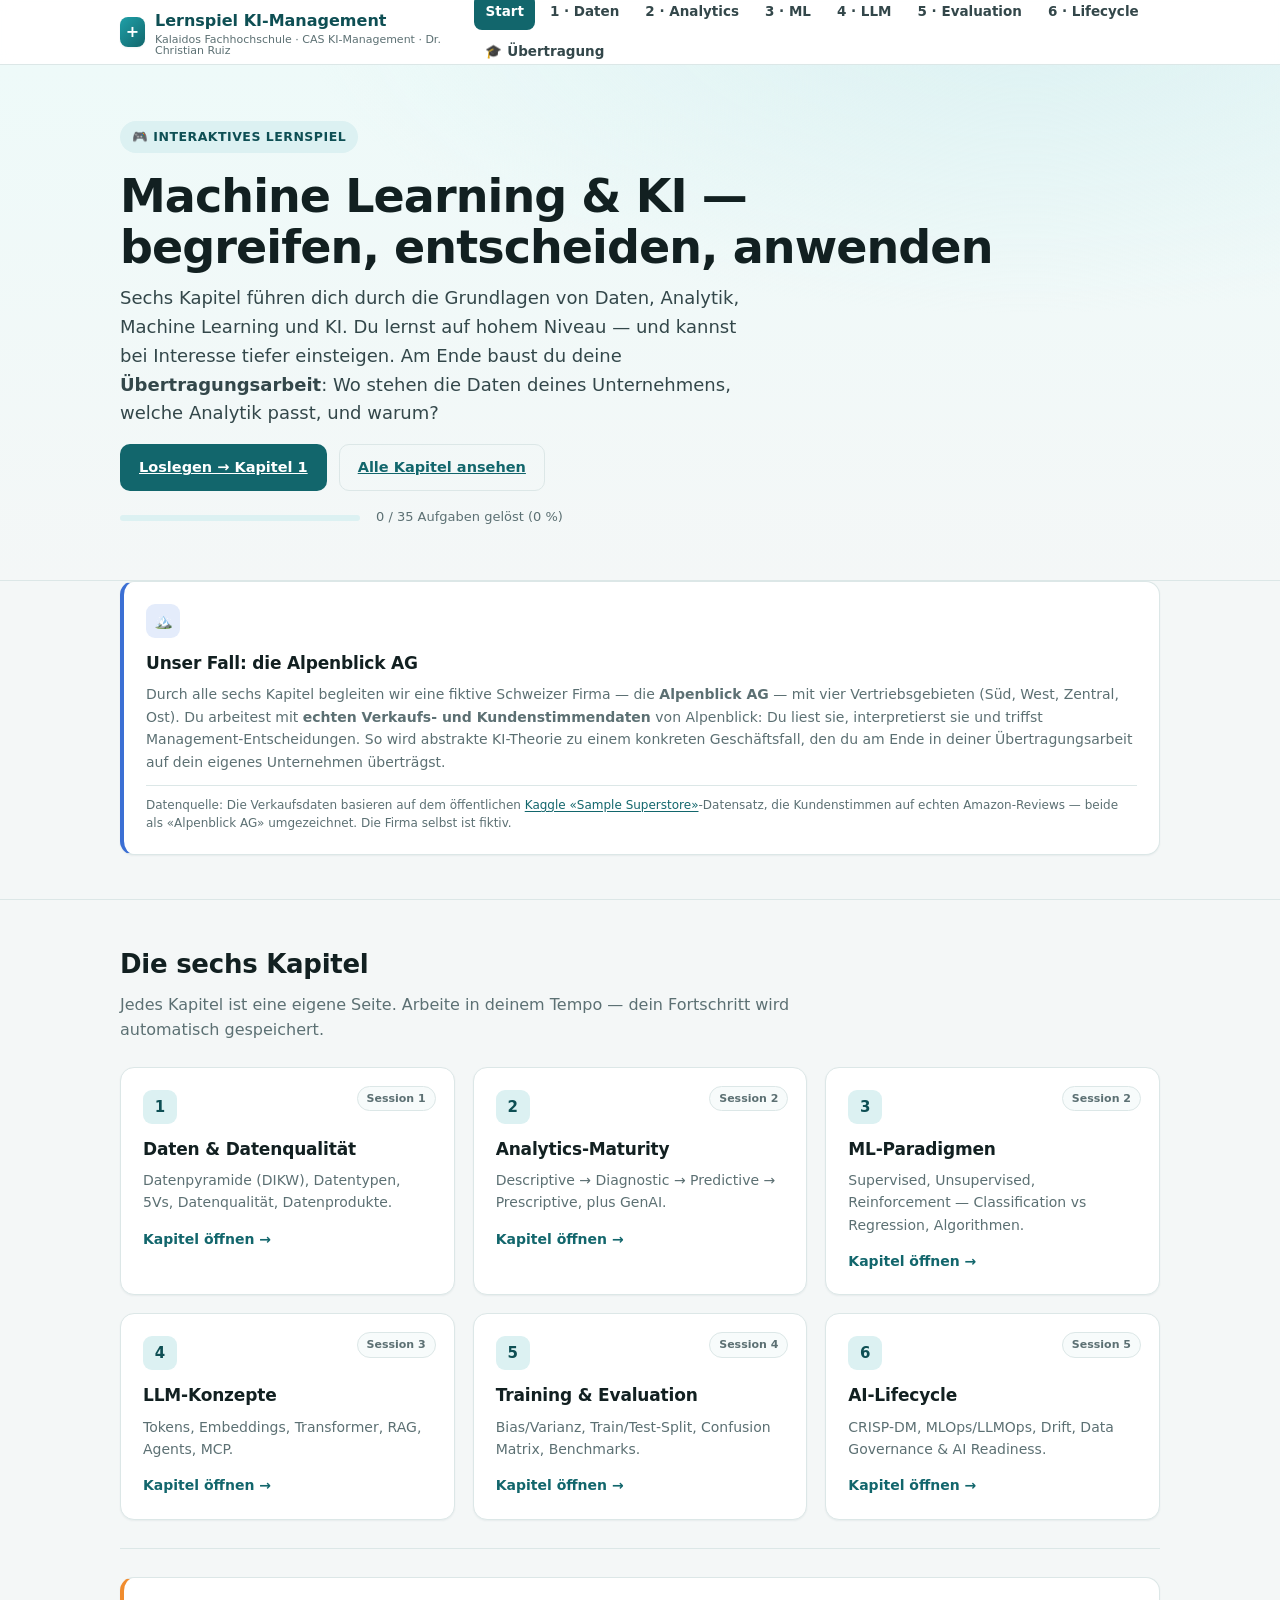
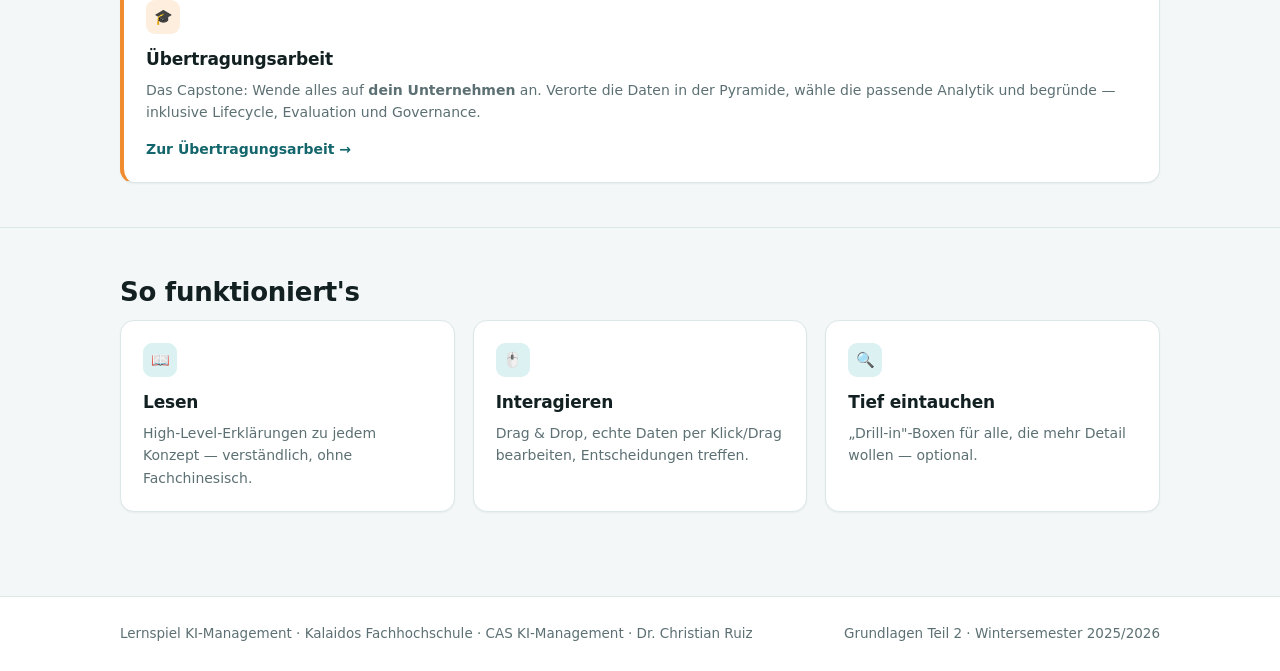
<file: game/index.html>
<!DOCTYPE html>
<html lang="de">
<head>
<meta charset="UTF-8">
<meta name="viewport" content="width=device-width, initial-scale=1.0">
<title>Lernspiel KI-Management — Einstieg</title>
<meta name="description" content="Interaktives Lernspiel: Grundlagen von Machine Learning & KI für das CAS KI-Management.">
<link rel="stylesheet" href="style.css">
</head>
<body>

<header class="topbar">
  <div class="wrap">
    <a class="brand" href="index.html">
      <span class="logo">+</span>
      <span>Lernspiel KI-Management<small>Kalaidos Fachhochschule · CAS KI-Management · Dr. Christian Ruiz</small></span>
    </a>
    <nav class="nav">
      <a href="index.html" class="active">Start</a>
      <a href="kapitel1-daten.html">1 · Daten</a>
      <a href="kapitel2-analytics.html">2 · Analytics</a>
      <a href="kapitel3-ml.html">3 · ML</a>
      <a href="kapitel4-llm.html">4 · LLM</a>
      <a href="kapitel5-eval.html">5 · Evaluation</a>
      <a href="kapitel6-lifecycle.html">6 · Lifecycle</a>
      <a href="uebertragungsarbeit.html">🎓 Übertragung</a>
    </nav>
  </div>
</header>

<section class="hero">
  <div class="wrap">
    <span class="kicker">🎮 Interaktives Lernspiel</span>
    <h1>Machine Learning &amp; KI —<br>begreifen, entscheiden, anwenden</h1>
    <p class="lead">
      Sechs Kapitel führen dich durch die Grundlagen von Daten, Analytik, Machine Learning und KI.
      Du lernst auf hohem Niveau — und kannst bei Interesse tiefer einsteigen.
      Am Ende baust du deine <b>Übertragungsarbeit</b>: Wo stehen die Daten deines Unternehmens,
      welche Analytik passt, und warum?
    </p>
    <div class="row mt">
      <a class="btn btn-primary" href="kapitel1-daten.html">Loslegen → Kapitel 1</a>
      <a class="btn btn-ghost" href="#kapitel">Alle Kapitel ansehen</a>
    </div>
    <div class="row mt" style="align-items:center;gap:16px">
      <div class="progressbar" style="width:240px"><span id="global-bar" style="width:0%"></span></div>
      <span class="small muted" id="global-label">0 / 35 Aufgaben gelöst</span>
    </div>
  </div>
</section>

<!-- ALPENBLICK FALL (Rec. A) -->
<section class="section" style="padding-top:0">
  <div class="wrap">
    <div class="card" style="border-left:4px solid var(--blue-500,#3b6fd4)">
      <div class="num" style="background:var(--blue-100,#e8f0fd)">🏔️</div>
      <h3>Unser Fall: die Alpenblick AG</h3>
      <p>Durch alle sechs Kapitel begleiten wir eine fiktive Schweizer Firma — die <b>Alpenblick AG</b> —
      mit vier Vertriebsgebieten (Süd, West, Zentral, Ost). Du arbeitest mit <b>echten Verkaufs- und
      Kundenstimmendaten</b> von Alpenblick: Du liest sie, interpretierst sie und triffst Management-Entscheidungen.
      So wird abstrakte KI-Theorie zu einem konkreten Geschäftsfall, den du am Ende in deiner
      Übertragungsarbeit auf dein eigenes Unternehmen überträgst.</p>
      <p class="src-note">Datenquelle: Die Verkaufsdaten basieren auf dem öffentlichen
      <a href="https://www.kaggle.com/datasets/mudasirkhan01/sample-superstore" target="_blank" rel="noopener">Kaggle «Sample Superstore»</a>-Datensatz,
      die Kundenstimmen auf echten Amazon-Reviews — beide als «Alpenblick AG» umgezeichnet.
      Die Firma selbst ist fiktiv.</p>
    </div>
  </div>
</section>

<section class="section" id="kapitel">
  <div class="wrap">
    <h2 class="sec">Die sechs Kapitel</h2>
    <p class="sub">Jedes Kapitel ist eine eigene Seite. Arbeite in deinem Tempo — dein Fortschritt wird automatisch gespeichert.</p>

    <div class="grid cols-3">
      <div class="card">
        <span class="tag">Session 1</span>
        <div class="num">1</div>
        <h3>Daten &amp; Datenqualität</h3>
        <p>Datenpyramide (DIKW), Datentypen, 5Vs, Datenqualität, Datenprodukte.</p>
        <a class="cardlink" href="kapitel1-daten.html">Kapitel öffnen →</a>
      </div>
      <div class="card">
        <span class="tag">Session 2</span>
        <div class="num">2</div>
        <h3>Analytics-Maturity</h3>
        <p>Descriptive → Diagnostic → Predictive → Prescriptive, plus GenAI.</p>
        <a class="cardlink" href="kapitel2-analytics.html">Kapitel öffnen →</a>
      </div>
      <div class="card">
        <span class="tag">Session 2</span>
        <div class="num">3</div>
        <h3>ML-Paradigmen</h3>
        <p>Supervised, Unsupervised, Reinforcement — Classification vs Regression, Algorithmen.</p>
        <a class="cardlink" href="kapitel3-ml.html">Kapitel öffnen →</a>
      </div>
      <div class="card">
        <span class="tag">Session 3</span>
        <div class="num">4</div>
        <h3>LLM-Konzepte</h3>
        <p>Tokens, Embeddings, Transformer, RAG, Agents, MCP.</p>
        <a class="cardlink" href="kapitel4-llm.html">Kapitel öffnen →</a>
      </div>
      <div class="card">
        <span class="tag">Session 4</span>
        <div class="num">5</div>
        <h3>Training &amp; Evaluation</h3>
        <p>Bias/Varianz, Train/Test-Split, Confusion Matrix, Benchmarks.</p>
        <a class="cardlink" href="kapitel5-eval.html">Kapitel öffnen →</a>
      </div>
      <div class="card">
        <span class="tag">Session 5</span>
        <div class="num">6</div>
        <h3>AI-Lifecycle</h3>
        <p>CRISP-DM, MLOps/LLMOps, Drift, Data Governance &amp; AI Readiness.</p>
        <a class="cardlink" href="kapitel6-lifecycle.html">Kapitel öffnen →</a>
      </div>
    </div>

    <hr class="soft">

    <div class="card" style="border-left:4px solid var(--orange-500)">
      <div class="num" style="background:var(--orange-100)">🎓</div>
      <h3>Übertragungsarbeit</h3>
      <p>Das Capstone: Wende alles auf <b>dein Unternehmen</b> an. Verorte die Daten in der Pyramide, wähle die passende Analytik und begründe — inklusive Lifecycle, Evaluation und Governance.</p>
      <a class="cardlink" href="uebertragungsarbeit.html">Zur Übertragungsarbeit →</a>
    </div>
  </div>
</section>

<section class="section">
  <div class="wrap">
    <h2 class="sec">So funktioniert's</h2>
    <div class="grid cols-3">
      <div class="card">
        <div class="num">📖</div>
        <h3>Lesen</h3>
        <p>High-Level-Erklärungen zu jedem Konzept — verständlich, ohne Fachchinesisch.</p>
      </div>
      <div class="card">
        <div class="num">🖱️</div>
        <h3>Interagieren</h3>
        <p>Drag &amp; Drop, echte Daten per Klick/Drag bearbeiten, Entscheidungen treffen.</p>
      </div>
      <div class="card">
        <div class="num">🔍</div>
        <h3>Tief eintauchen</h3>
        <p>„Drill-in"-Boxen für alle, die mehr Detail wollen — optional.</p>
      </div>
    </div>
  </div>
</section>

<footer class="footer">
  <div class="wrap">
    <span>Lernspiel KI-Management · Kalaidos Fachhochschule · CAS KI-Management · Dr. Christian Ruiz</span>
    <span>Grundlagen Teil 2 · Wintersemester 2025/2026</span>
  </div>
</footer>

<script src="app.js"></script>
<script>
/* Globaler Fortschritt über alle Kapitel (Rec. E) */
(function(){
  const TOTALS = {k1:7,k2:4,k3:5,k4:8,k5:7,k6:4};
  const TOTAL = Object.values(TOTALS).reduce((a,b)=>a+b,0);
  function render(){
    let o={};
    try{ o = JSON.parse(localStorage.getItem("kilearning_progress_v2")) || {}; }catch(e){}
    let done=0;
    for(const ch in TOTALS){ done += (o[ch] && o[ch].done ? o[ch].done.length : 0); }
    const pct = TOTAL? Math.round(done/TOTAL*100) : 0;
    const bar = document.getElementById("global-bar");
    const lbl = document.getElementById("global-label");
    if(bar) bar.style.width = pct + "%";
    if(lbl) lbl.textContent = done + " / " + TOTAL + " Aufgaben gelöst (" + pct + " %)";
  }
  render();
})();
</script>
</body>
</html>
</file>
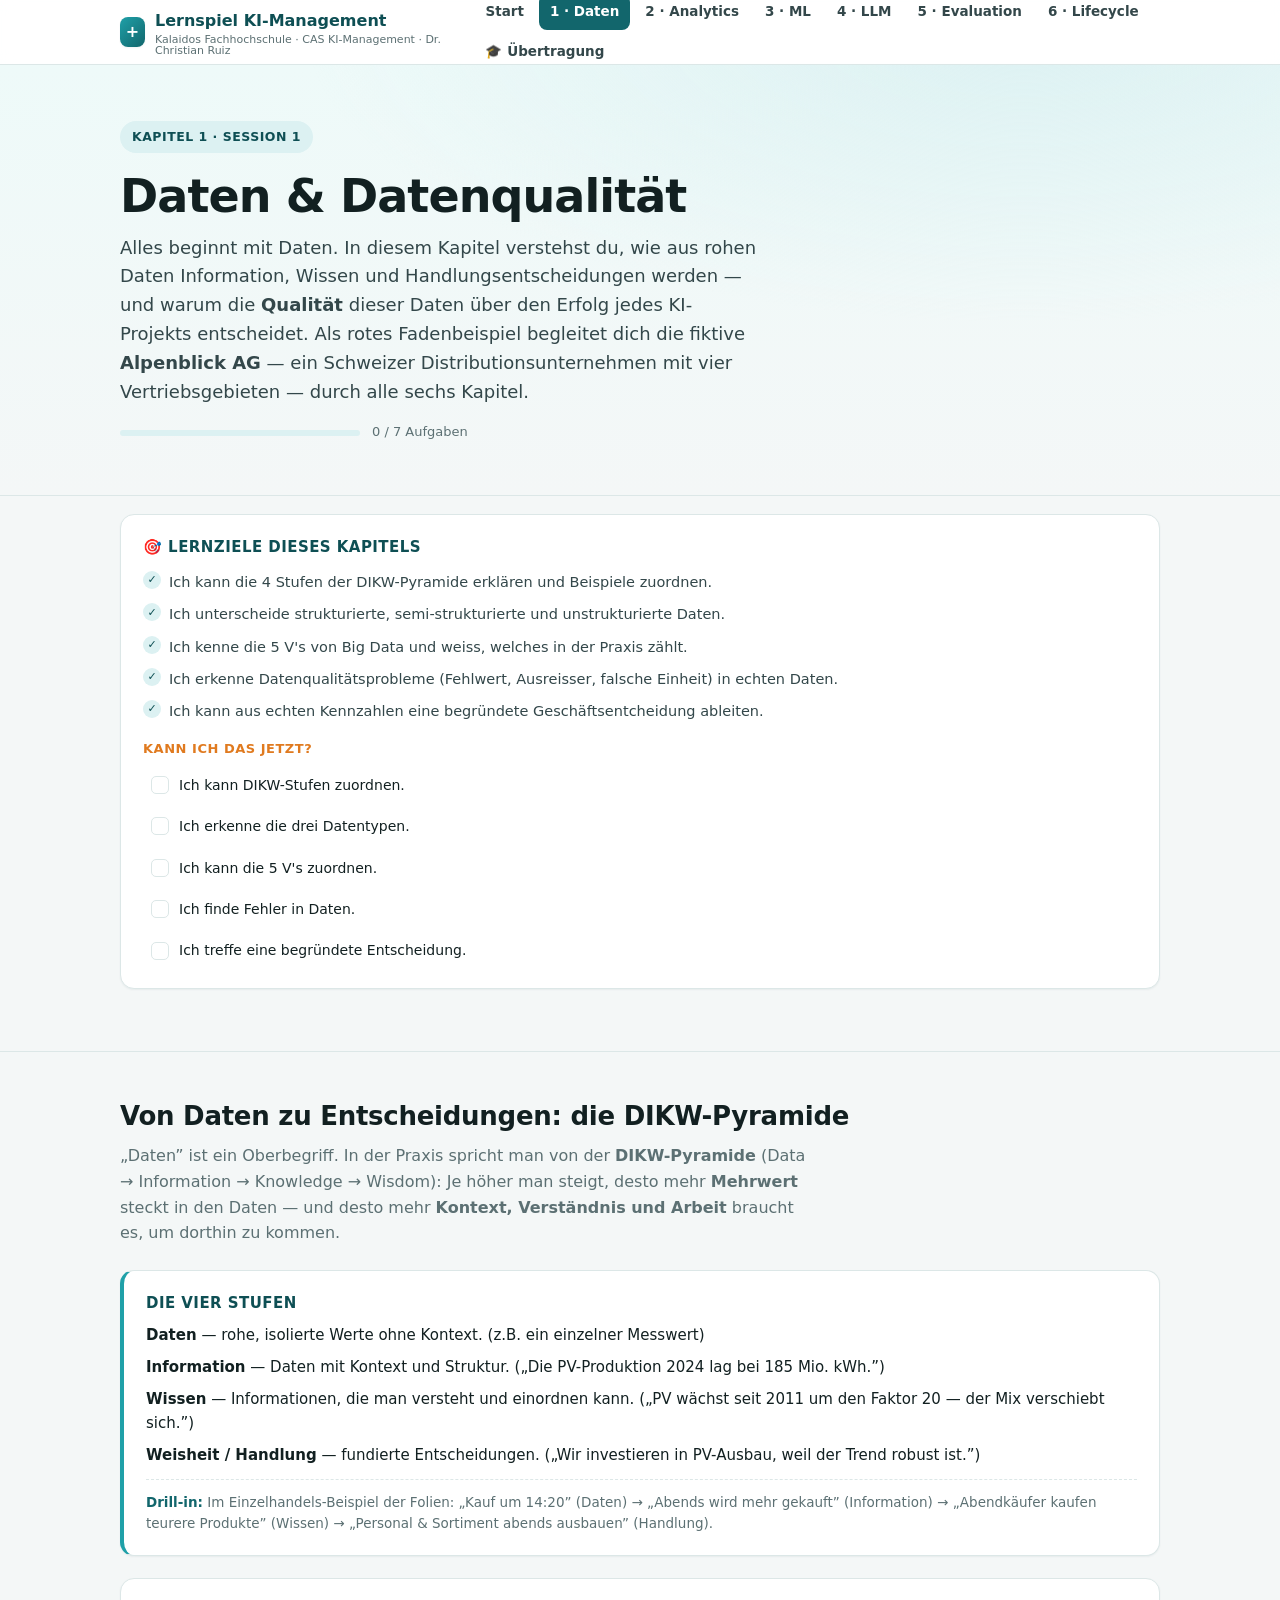
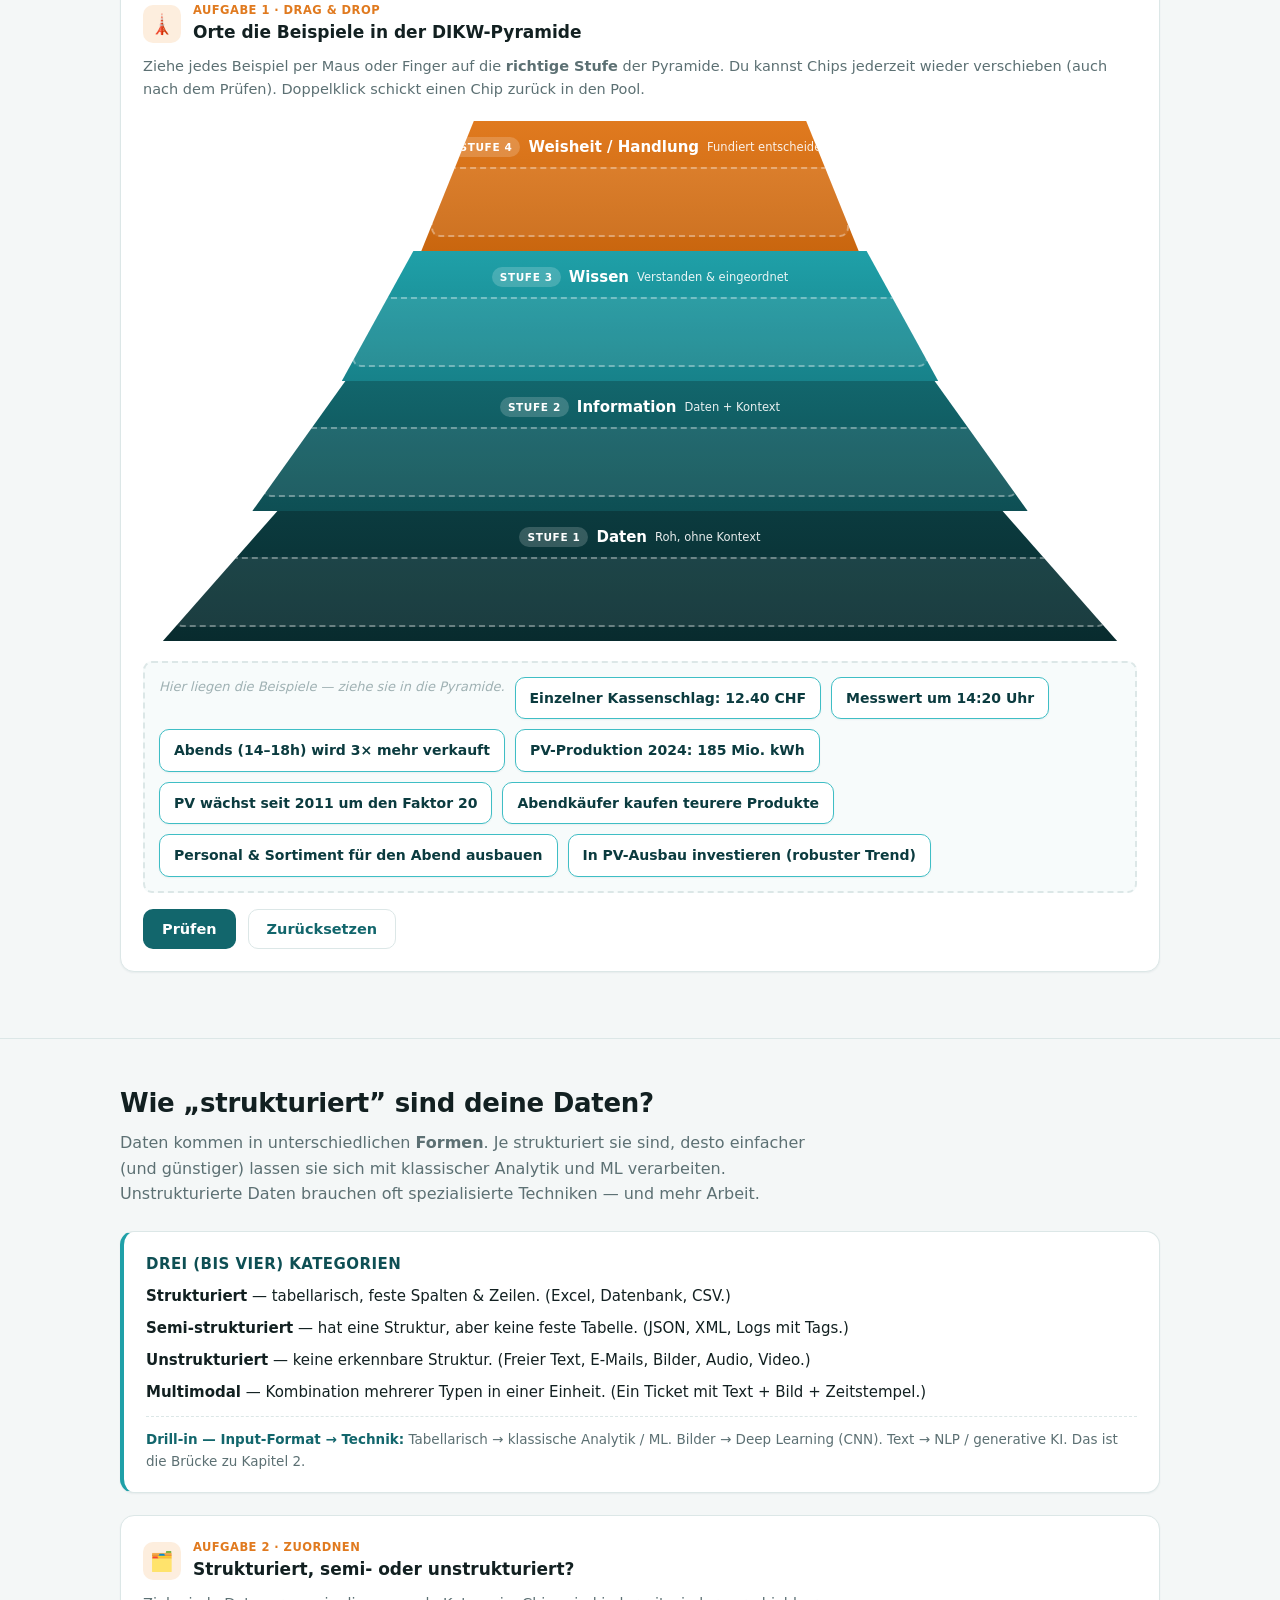
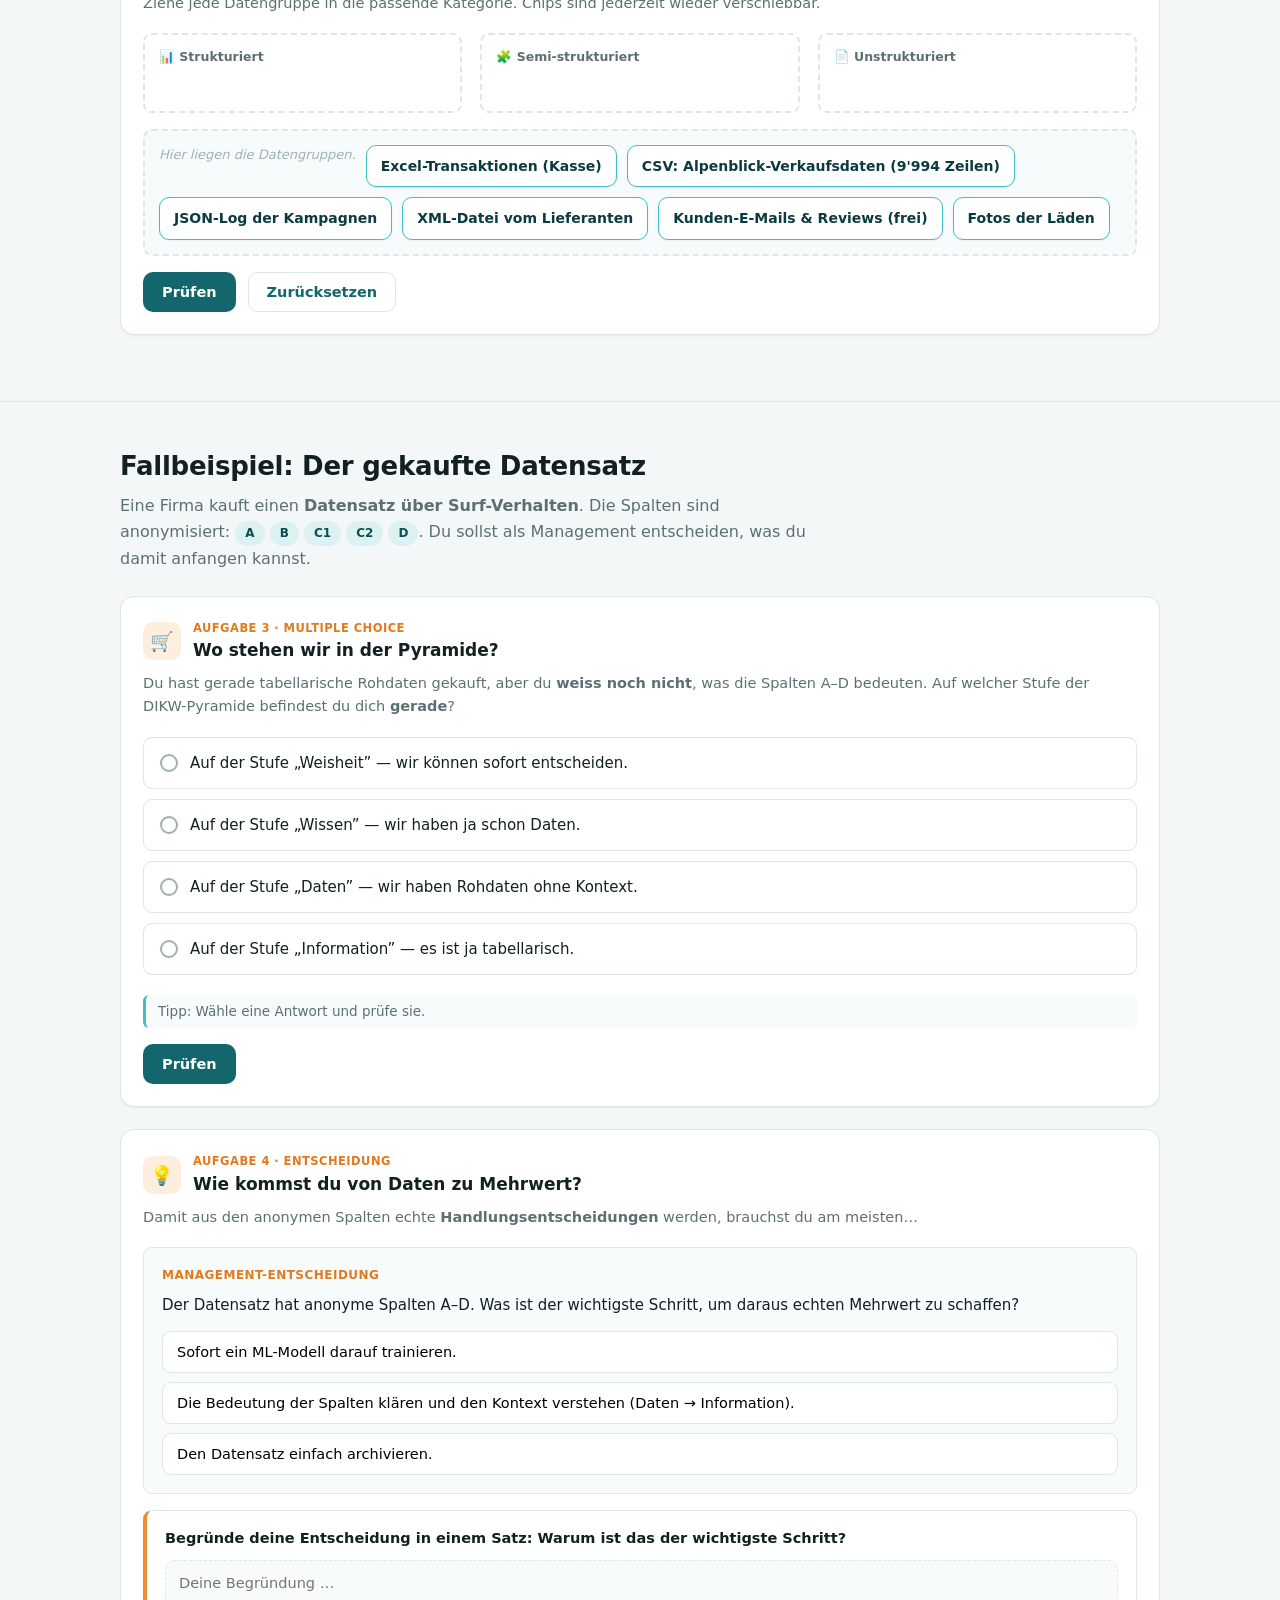
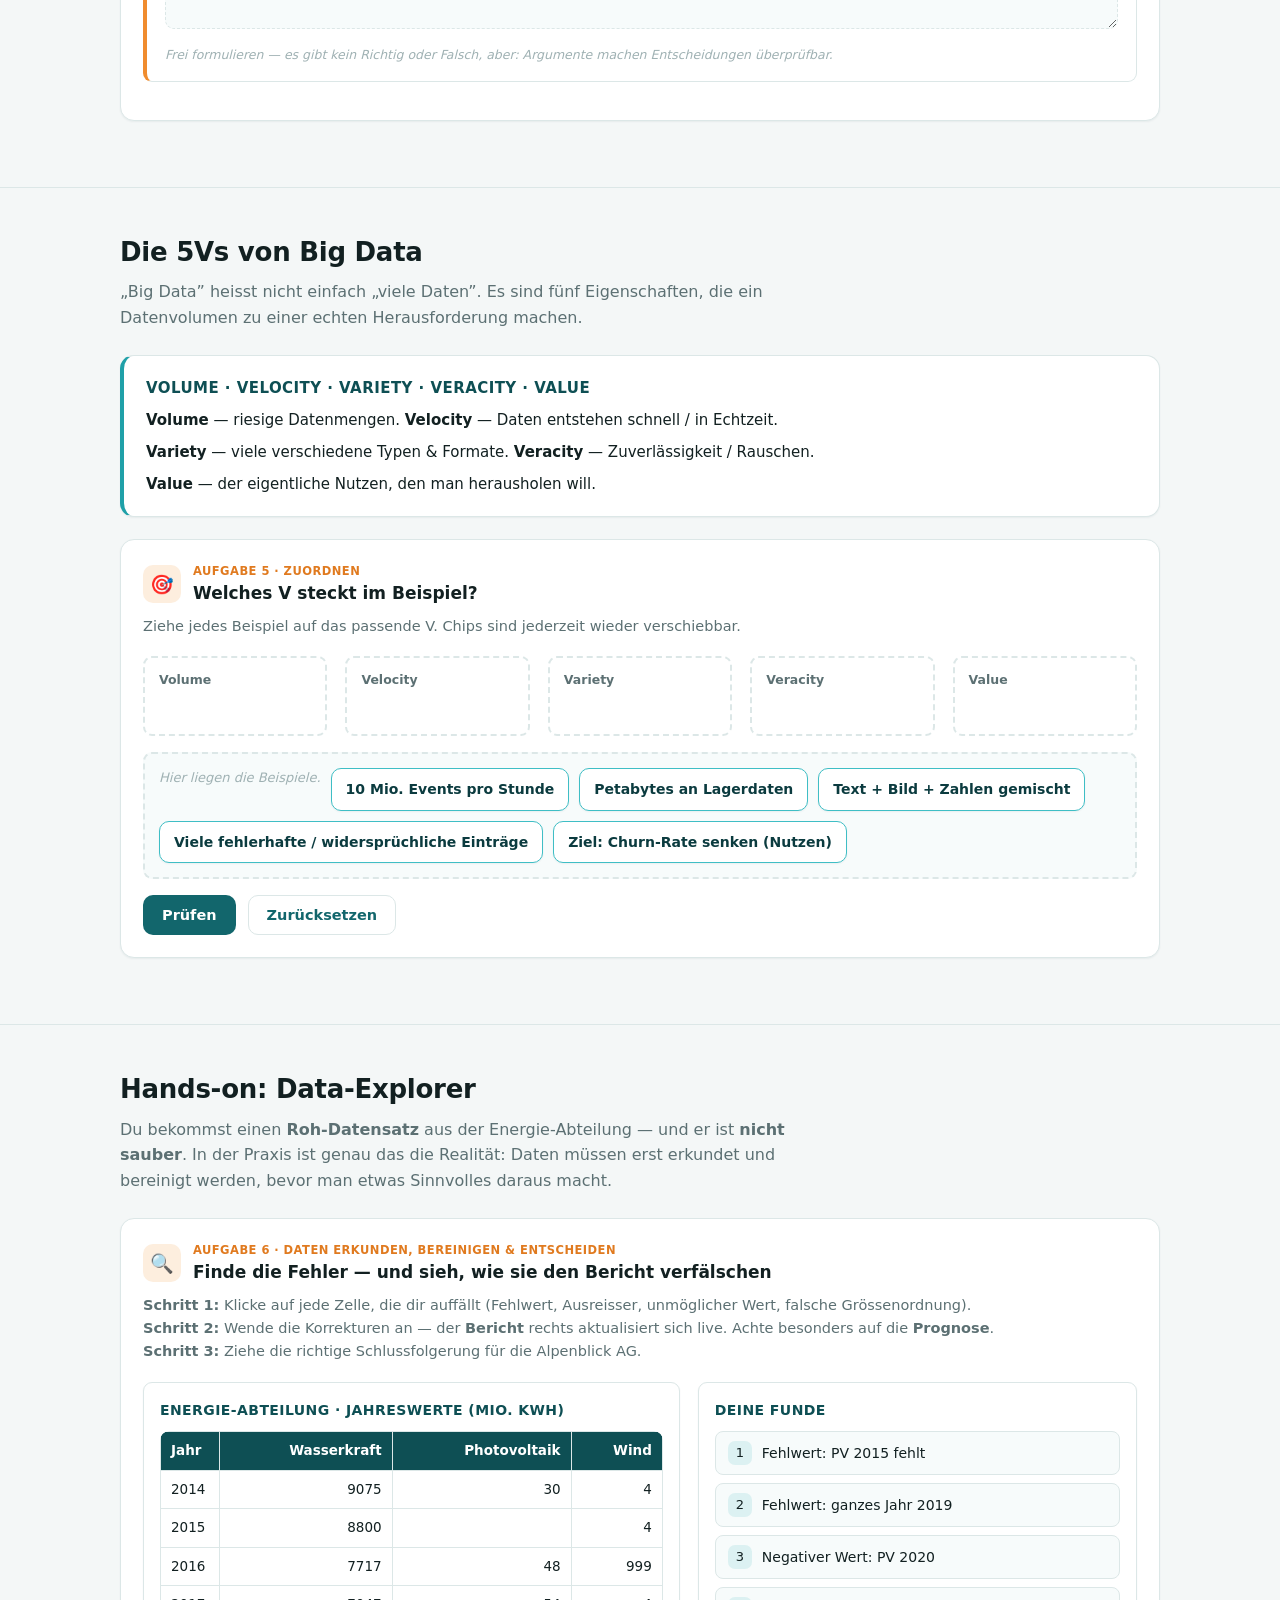
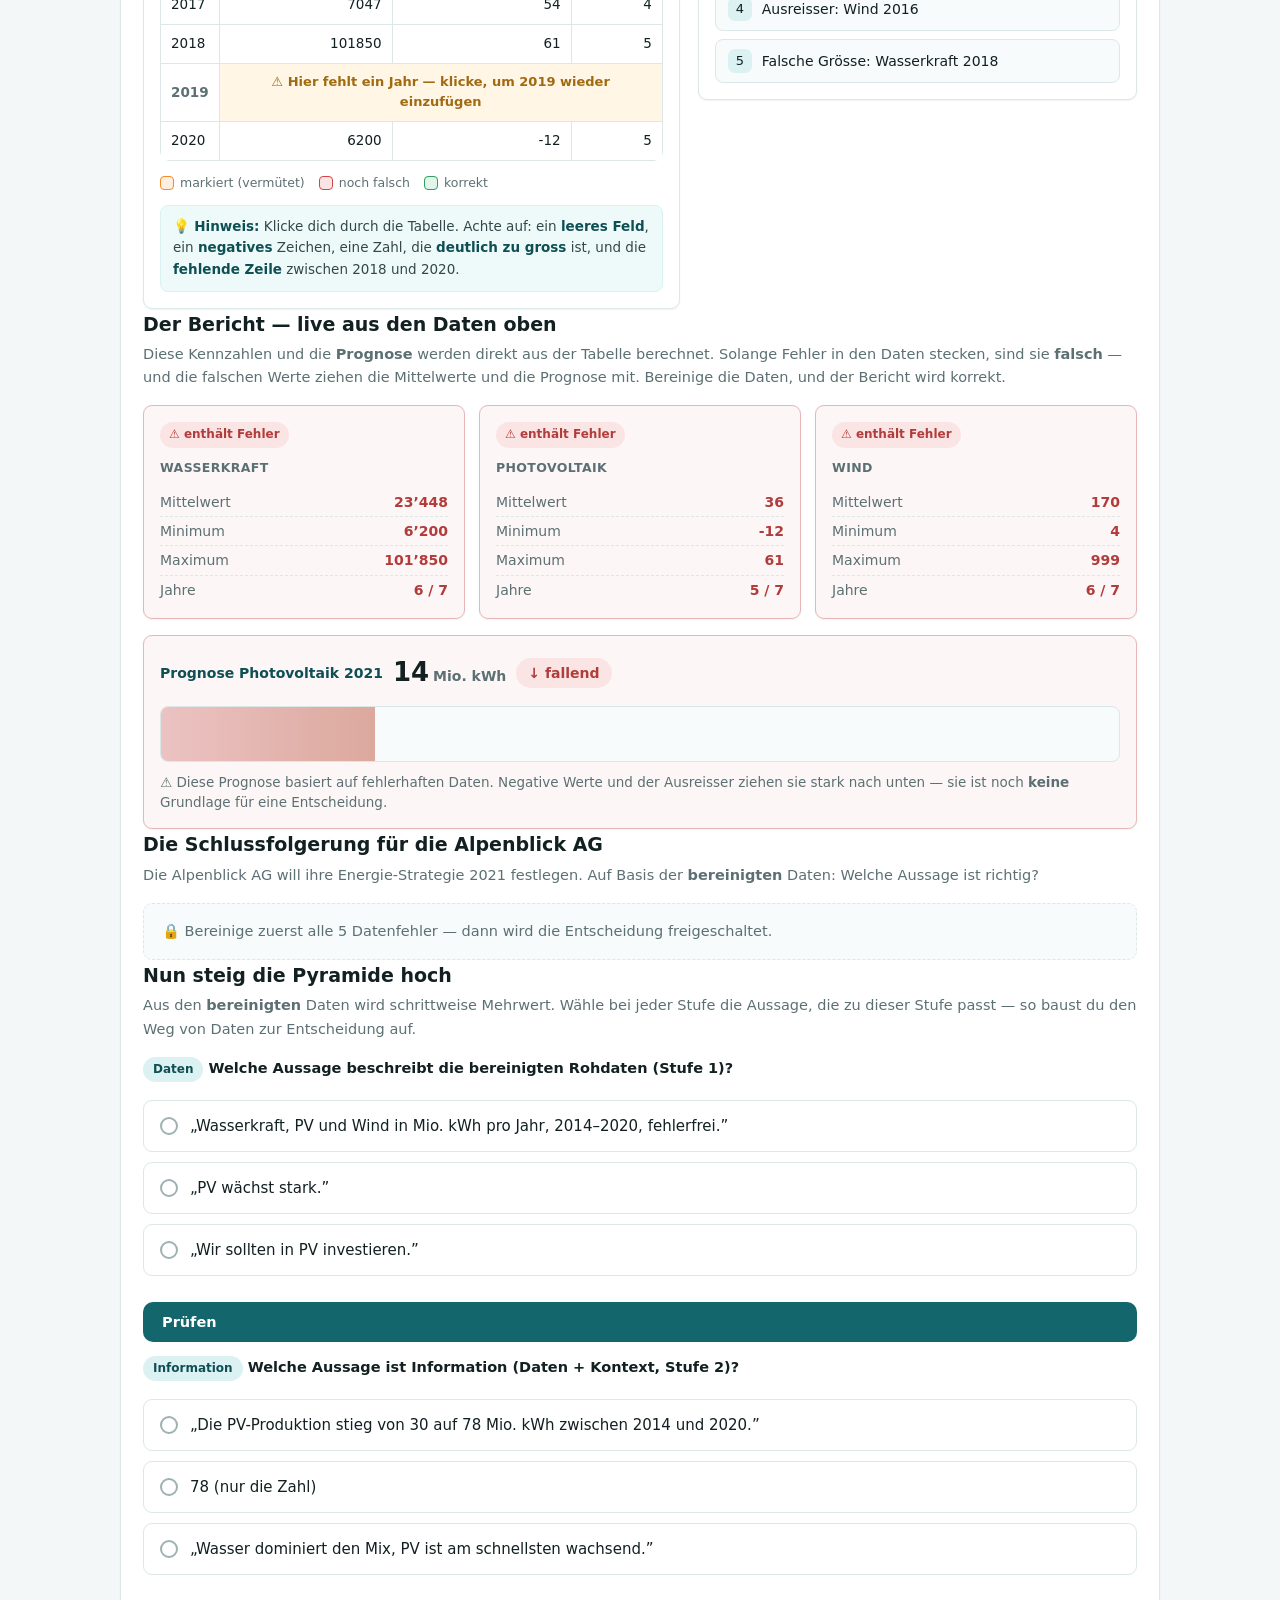
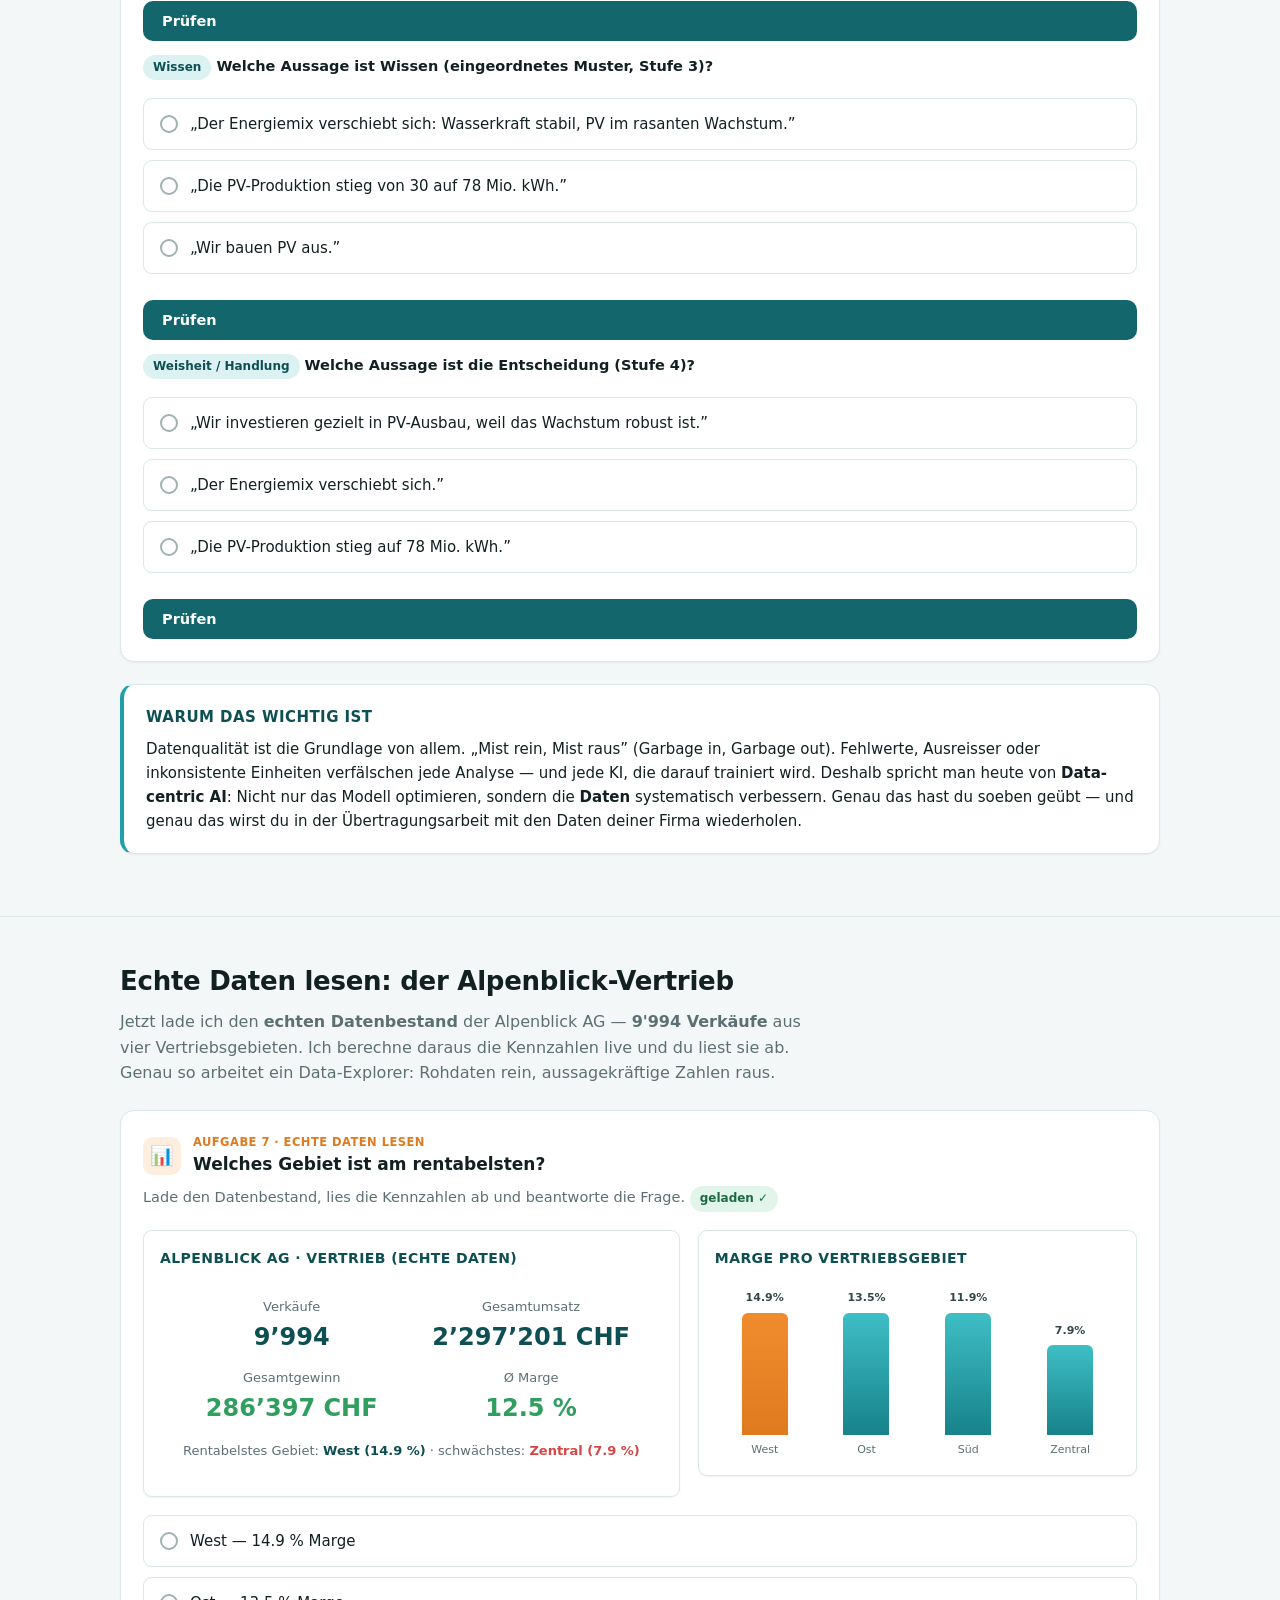
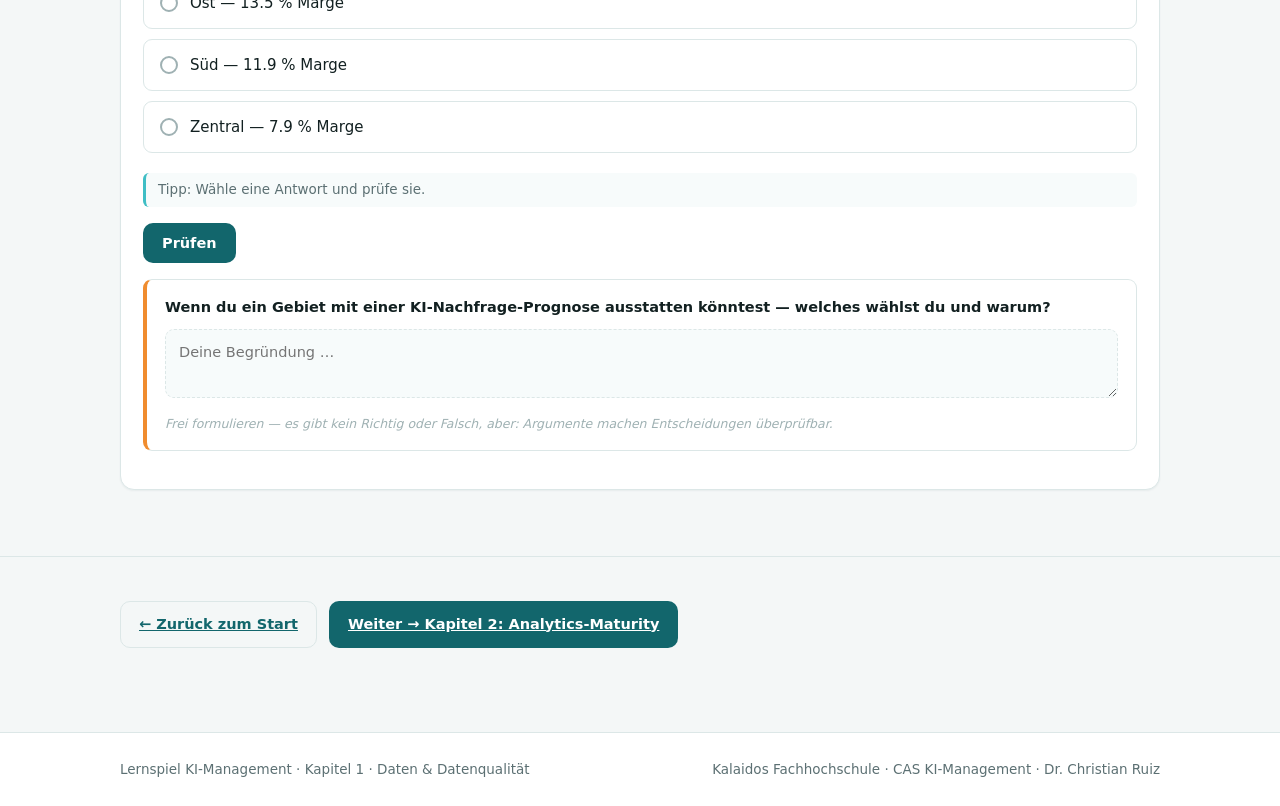
<file: game/kapitel1-daten.html>
<!DOCTYPE html>
<html lang="de">
<head>
<meta charset="UTF-8">
<meta name="viewport" content="width=device-width, initial-scale=1.0">
<title>Kapitel 1 · Daten & Datenqualität — Lernspiel KI-Management</title>
<meta name="description" content="Datenpyramide (DIKW), Datentypen, 5Vs, Datenqualität — interaktiv.">
<link rel="stylesheet" href="style.css">
</head>
<body>

<header class="topbar">
  <div class="wrap">
    <a class="brand" href="index.html">
      <span class="logo">+</span>
      <span>Lernspiel KI-Management<small>Kalaidos Fachhochschule · CAS KI-Management · Dr. Christian Ruiz</small></span>
    </a>
    <nav class="nav">
      <a href="index.html">Start</a>
      <a href="kapitel1-daten.html" class="active">1 · Daten</a>
      <a href="kapitel2-analytics.html">2 · Analytics</a>
      <a href="kapitel3-ml.html">3 · ML</a>
      <a href="kapitel4-llm.html">4 · LLM</a>
      <a href="kapitel5-eval.html">5 · Evaluation</a>
      <a href="kapitel6-lifecycle.html">6 · Lifecycle</a>
      <a href="uebertragungsarbeit.html">🎓 Übertragung</a>
    </nav>
  </div>
</header>

<section class="hero">
  <div class="wrap">
    <span class="kicker">Kapitel 1 · Session 1</span>
    <h1>Daten &amp; Datenqualität</h1>
    <p class="lead">
      Alles beginnt mit Daten. In diesem Kapitel verstehst du, wie aus rohen Daten Information,
      Wissen und Handlungsentscheidungen werden — und warum die <b>Qualität</b> dieser Daten
      über den Erfolg jedes KI-Projekts entscheidet. Als rotes Fadenbeispiel begleitet dich die
      fiktive <b>Alpenblick AG</b> — ein Schweizer Distributionsunternehmen mit vier
      Vertriebsgebieten — durch alle sechs Kapitel.
    </p>
    <div class="row mt">
      <div class="progressbar" style="width:240px"><span data-progress="k1" data-total="7" style="width:0%"></span></div>
      <span class="small muted" data-progress-label="k1">0 / 7 Aufgaben</span>
    </div>
  </div>
</section>

<!-- ============ LERNZIELE (Rec. E) ============ -->
<section class="section" style="padding-top:0">
  <div class="wrap">
    <div id="ch1-obj"></div>
  </div>
</section>

<!-- ============ BEGRIFF 1: DIKW-Pyramide ============ -->
<section class="section">
  <div class="wrap">
    <h2 class="sec">Von Daten zu Entscheidungen: die DIKW-Pyramide</h2>
    <p class="sub">
      „Daten” ist ein Oberbegriff. In der Praxis spricht man von der <b>DIKW-Pyramide</b>
      (Data → Information → Knowledge → Wisdom): Je höher man steigt, desto mehr <b>Mehrwert</b>
      steckt in den Daten — und desto mehr <b>Kontext, Verständnis und Arbeit</b> braucht es, um dorthin zu kommen.
    </p>

    <div class="concept">
      <h4>Die vier Stufen</h4>
      <p><b>Daten</b> — rohe, isolierte Werte ohne Kontext. (z.B. ein einzelner Messwert)</p>
      <p><b>Information</b> — Daten mit Kontext und Struktur. („Die PV-Produktion 2024 lag bei 185 Mio. kWh.”)</p>
      <p><b>Wissen</b> — Informationen, die man versteht und einordnen kann. („PV wächst seit 2011 um den Faktor 20 — der Mix verschiebt sich.”)</p>
      <p><b>Weisheit / Handlung</b> — fundierte Entscheidungen. („Wir investieren in PV-Ausbau, weil der Trend robust ist.”)</p>
      <div class="drill"><b>Drill-in:</b> Im Einzelhandels-Beispiel der Folien: „Kauf um 14:20” (Daten) → „Abends wird mehr gekauft” (Information) → „Abendkäufer kaufen teurere Produkte” (Wissen) → „Personal &amp; Sortiment abends ausbauen” (Handlung).</div>
    </div>

    <!-- AUFGABE 1: DIKW Drag & Drop -->
    <div class="task">
      <div class="task-head">
        <div class="icon">🗼</div>
        <div><div class="type">Aufgabe 1 · Drag &amp; Drop</div><h3>Orte die Beispiele in der DIKW-Pyramide</h3></div>
      </div>
      <p class="instr">
        Ziehe jedes Beispiel per Maus oder Finger auf die <b>richtige Stufe</b> der Pyramide.
        Du kannst Chips jederzeit wieder verschieben (auch nach dem Prüfen). Doppelklick schickt einen Chip zurück in den Pool.
      </p>

      <div class="pyramid" id="dikw">
        <div class="pyr-level pyr-1">
          <div class="pl-head"><span class="pl-badge">STUFE 4</span><span class="pl-name">Weisheit / Handlung</span><span class="pl-q">Fundiert entscheiden</span></div>
          <div class="dz" id="dz-wisdom"><div class="dz-items"></div></div>
        </div>
        <div class="pyr-level pyr-2">
          <div class="pl-head"><span class="pl-badge">STUFE 3</span><span class="pl-name">Wissen</span><span class="pl-q">Verstanden &amp; eingeordnet</span></div>
          <div class="dz" id="dz-knowledge"><div class="dz-items"></div></div>
        </div>
        <div class="pyr-level pyr-3">
          <div class="pl-head"><span class="pl-badge">STUFE 2</span><span class="pl-name">Information</span><span class="pl-q">Daten + Kontext</span></div>
          <div class="dz" id="dz-information"><div class="dz-items"></div></div>
        </div>
        <div class="pyr-level pyr-4">
          <div class="pl-head"><span class="pl-badge">STUFE 1</span><span class="pl-name">Daten</span><span class="pl-q">Roh, ohne Kontext</span></div>
          <div class="dz" id="dz-data"><div class="dz-items"></div></div>
        </div>
      </div>

      <div class="dnd-pool" id="dikw-pool"><span class="hint">Hier liegen die Beispiele — ziehe sie in die Pyramide.</span></div>
      <div class="row">
        <button class="btn btn-primary" id="dikw-check">Prüfen</button>
        <button class="btn btn-ghost" id="dikw-reset">Zurücksetzen</button>
      </div>
      <div class="feedback" id="dikw-fb"></div>
    </div>
  </div>
</section>

<!-- ============ BEGRIFF 2: Datentypen ============ -->
<section class="section">
  <div class="wrap">
    <h2 class="sec">Wie „strukturiert” sind deine Daten?</h2>
    <p class="sub">
      Daten kommen in unterschiedlichen <b>Formen</b>. Je strukturiert sie sind, desto einfacher (und günstiger)
      lassen sie sich mit klassischer Analytik und ML verarbeiten. Unstrukturierte Daten brauchen oft
      spezialisierte Techniken — und mehr Arbeit.
    </p>

    <div class="concept">
      <h4>Drei (bis vier) Kategorien</h4>
      <p><b>Strukturiert</b> — tabellarisch, feste Spalten &amp; Zeilen. (Excel, Datenbank, CSV.)</p>
      <p><b>Semi-strukturiert</b> — hat eine Struktur, aber keine feste Tabelle. (JSON, XML, Logs mit Tags.)</p>
      <p><b>Unstrukturiert</b> — keine erkennbare Struktur. (Freier Text, E-Mails, Bilder, Audio, Video.)</p>
      <p><b>Multimodal</b> — Kombination mehrerer Typen in einer Einheit. (Ein Ticket mit Text + Bild + Zeitstempel.)</p>
      <div class="drill"><b>Drill-in — Input-Format → Technik:</b> Tabellarisch → klassische Analytik / ML. Bilder → Deep Learning (CNN). Text → NLP / generative KI. Das ist die Brücke zu Kapitel 2.</div>
    </div>

    <!-- AUFGABE 2: Strukturiert klassifizieren -->
    <div class="task">
      <div class="task-head">
        <div class="icon">🗂️</div>
        <div><div class="type">Aufgabe 2 · Zuordnen</div><h3>Strukturiert, semi- oder unstrukturiert?</h3></div>
      </div>
      <p class="instr">Ziehe jede Datengruppe in die passende Kategorie. Chips sind jederzeit wieder verschiebbar.</p>

      <div class="grid cols-3" style="margin-top:8px">
        <div class="dz" id="dz-struct"><span class="dz-label">📊 Strukturiert</span><div class="dz-items"></div></div>
        <div class="dz" id="dz-semi"><span class="dz-label">🧩 Semi-strukturiert</span><div class="dz-items"></div></div>
        <div class="dz" id="dz-unstruct"><span class="dz-label">📄 Unstrukturiert</span><div class="dz-items"></div></div>
      </div>

      <div class="dnd-pool mt" id="type-pool"><span class="hint">Hier liegen die Datengruppen.</span></div>
      <div class="row">
        <button class="btn btn-primary" id="type-check">Prüfen</button>
        <button class="btn btn-ghost" id="type-reset">Zurücksetzen</button>
      </div>
      <div class="feedback" id="type-fb"></div>
    </div>
  </div>
</section>

<!-- ============ BEGRIFF 3: Der gekaufte Datensatz ============ -->
<section class="section">
  <div class="wrap">
    <h2 class="sec">Fallbeispiel: Der gekaufte Datensatz</h2>
    <p class="sub">
      Eine Firma kauft einen <b>Datensatz über Surf-Verhalten</b>. Die Spalten sind anonymisiert:
      <span class="pill teal">A</span> <span class="pill teal">B</span> <span class="pill teal">C1</span>
      <span class="pill teal">C2</span> <span class="pill teal">D</span>.
      Du sollst als Management entscheiden, was du damit anfangen kannst.
    </p>

    <!-- AUFGABE 3: Szenario-Fragen -->
    <div class="task">
      <div class="task-head">
        <div class="icon">🛒</div>
        <div><div class="type">Aufgabe 3 · Multiple Choice</div><h3>Wo stehen wir in der Pyramide?</h3></div>
      </div>
      <p class="instr">
        Du hast gerade tabellarische Rohdaten gekauft, aber du <b>weiss noch nicht</b>, was die Spalten
        A–D bedeuten. Auf welcher Stufe der DIKW-Pyramide befindest du dich <b>gerade</b>?
      </p>
      <div id="mc-dataset"></div>
      <div class="feedback"></div>
    </div>

    <div class="task">
      <div class="task-head">
        <div class="icon">💡</div>
        <div><div class="type">Aufgabe 4 · Entscheidung</div><h3>Wie kommst du von Daten zu Mehrwert?</h3></div>
      </div>
      <p class="instr">
        Damit aus den anonymen Spalten echte <b>Handlungsentscheidungen</b> werden, brauchst du am meisten…
      </p>
      <div id="sc-dataset"></div>
      <div id="reason-dataset" style="margin-top:16px"></div>
    </div>
  </div>
</section>

<!-- ============ BEGRIFF 4: 5Vs ============ -->
<section class="section">
  <div class="wrap">
    <h2 class="sec">Die 5Vs von Big Data</h2>
    <p class="sub">
      „Big Data” heisst nicht einfach „viele Daten”. Es sind fünf Eigenschaften, die ein Datenvolumen
      zu einer echten Herausforderung machen.
    </p>
    <div class="concept">
      <h4>Volume · Velocity · Variety · Veracity · Value</h4>
      <p><b>Volume</b> — riesige Datenmengen. <b>Velocity</b> — Daten entstehen schnell / in Echtzeit.</p>
      <p><b>Variety</b> — viele verschiedene Typen &amp; Formate. <b>Veracity</b> — Zuverlässigkeit / Rauschen.</p>
      <p><b>Value</b> — der eigentliche Nutzen, den man herausholen will.</p>
    </div>

    <!-- AUFGABE 5: 5Vs zuordnen -->
    <div class="task">
      <div class="task-head">
        <div class="icon">🎯</div>
        <div><div class="type">Aufgabe 5 · Zuordnen</div><h3>Welches V steckt im Beispiel?</h3></div>
      </div>
      <p class="instr">Ziehe jedes Beispiel auf das passende V. Chips sind jederzeit wieder verschiebbar.</p>

      <div class="grid" id="fivev-grid" style="grid-template-columns:repeat(5,1fr)">
        <div class="dz" id="v-volume"><span class="dz-label">Volume</span><div class="dz-items"></div></div>
        <div class="dz" id="v-velocity"><span class="dz-label">Velocity</span><div class="dz-items"></div></div>
        <div class="dz" id="v-variety"><span class="dz-label">Variety</span><div class="dz-items"></div></div>
        <div class="dz" id="v-veracity"><span class="dz-label">Veracity</span><div class="dz-items"></div></div>
        <div class="dz" id="v-value"><span class="dz-label">Value</span><div class="dz-items"></div></div>
      </div>

      <div class="dnd-pool mt" id="fivev-pool"><span class="hint">Hier liegen die Beispiele.</span></div>
      <div class="row">
        <button class="btn btn-primary" id="fivev-check">Prüfen</button>
        <button class="btn btn-ghost" id="fivev-reset">Zurücksetzen</button>
      </div>
      <div class="feedback" id="fivev-fb"></div>
    </div>
  </div>
</section>

<!-- ============ BEGRIFF 5: Hands-on Data-Explorer ============ -->
<section class="section">
  <div class="wrap">
    <h2 class="sec">Hands-on: Data-Explorer</h2>
    <p class="sub">
      Du bekommst einen <b>Roh-Datensatz</b> aus der Energie-Abteilung — und er ist <b>nicht sauber</b>.
 In der Praxis ist genau das die Realität: Daten müssen erst erkundet und bereinigt werden,
 bevor man etwas Sinnvolles daraus macht.
    </p>

    <div class="task">
      <div class="task-head">
        <div class="icon">🔍</div>
        <div><div class="type">Aufgabe 6 · Daten erkunden, bereinigen &amp; entscheiden</div><h3>Finde die Fehler — und sieh, wie sie den Bericht verfälschen</h3></div>
      </div>
      <p class="instr">
        <b>Schritt 1:</b> Klicke auf jede Zelle, die dir auffällt (Fehlwert, Ausreisser, unmöglicher Wert,
        falsche Grössenordnung).<br>
        <b>Schritt 2:</b> Wende die Korrekturen an — der <b>Bericht</b> rechts aktualisiert sich live.
        Achte besonders auf die <b>Prognose</b>.<br>
        <b>Schritt 3:</b> Ziehe die richtige Schlussfolgerung für die Alpenblick AG.
      </p>

      <div class="explorer">
        <div class="panel">
          <h4>Energie-Abteilung · Jahreswerte (Mio. kWh)</h4>
          <div class="table-wrap">
            <table class="datatable" id="explore">
              <thead>
                <tr><th>Jahr</th><th>Wasserkraft</th><th>Photovoltaik</th><th>Wind</th></tr>
              </thead>
              <tbody id="explore-body"></tbody>
            </table>
          </div>
          <div class="legend">
            <span class="lg-flag"><i></i> markiert (vermütet)</span>
            <span class="lg-bad"><i></i> noch falsch</span>
            <span class="lg-fix"><i></i> korrekt</span>
          </div>
          <div id="explore-hint" class="explore-hint" style="display:none"></div>
        </div>
        <div class="panel">
          <h4>Deine Funde</h4>
          <ul class="findings" id="findings">
            <li data-issue="2015-pv"><span class="fi">1</span> Fehlwert: PV 2015 fehlt</li>
            <li data-issue="2019-row"><span class="fi">2</span> Fehlwert: ganzes Jahr 2019</li>
            <li data-issue="2020-pv"><span class="fi">3</span> Negativer Wert: PV 2020</li>
            <li data-issue="2016-wind"><span class="fi">4</span> Ausreisser: Wind 2016</li>
            <li data-issue="2018-w"><span class="fi">5</span> Falsche Grösse: Wasserkraft 2018</li>
          </ul>
          <div class="feedback" id="explore-fb" style="margin-top:14px"></div>
        </div>
      </div>

      <!-- Bericht: live aus den Daten -->
      <div class="hr-soft"></div>
      <h3 class="blk mt">Der Bericht — live aus den Daten oben</h3>
      <p class="blk-sub">
        Diese Kennzahlen und die <b>Prognose</b> werden direkt aus der Tabelle berechnet. Solange Fehler
        in den Daten stecken, sind sie <b>falsch</b> — und die falschen Werte ziehen die Mittelwerte und
        die Prognose mit. Bereinige die Daten, und der Bericht wird korrekt.
      </p>
      <div id="report" class="report-grid"></div>
      <div id="forecast" class="forecast"></div>

      <!-- Schlussfolgerung -->
      <div class="hr-soft"></div>
      <h3 class="blk mt">Die Schlussfolgerung für die Alpenblick AG</h3>
      <p class="blk-sub">
        Die Alpenblick AG will ihre Energie-Strategie 2021 festlegen. Auf Basis der
        <b>bereinigten</b> Daten: Welche Aussage ist richtig?
      </p>
      <div id="decision" class="locked-note">🔒 Bereinige zuerst alle 5 Datenfehler — dann wird die Entscheidung freigeschaltet.</div>
      <div class="feedback" id="decision-fb"></div>

      <!-- DIKW Pyramide -->
      <div class="hr-soft"></div>
      <h3 class="blk mt">Nun steig die Pyramide hoch</h3>
      <p class="blk-sub">
        Aus den <b>bereinigten</b> Daten wird schrittweise Mehrwert. Wähle bei jeder Stufe die Aussage,
        die zu dieser Stufe passt — so baust du den Weg von Daten zur Entscheidung auf.
      </p>
      <div id="climb"></div>
      <div class="feedback" id="climb-fb"></div>
    </div>

    <div class="concept">
      <h4>Warum das wichtig ist</h4>
      <p>Datenqualität ist die Grundlage von allem. „Mist rein, Mist raus” (Garbage in, Garbage out).
      Fehlwerte, Ausreisser oder inkonsistente Einheiten verfälschen jede Analyse — und jede KI,
      die darauf trainiert wird. Deshalb spricht man heute von <b>Data-centric AI</b>: Nicht nur das Modell
      optimieren, sondern die <b>Daten</b> systematisch verbessern. Genau das hast du soeben geübt —
      und genau das wirst du in der Übertragungsarbeit mit den Daten deiner Firma wiederholen.</p>
    </div>
  </div>
</section>

<!-- ============ AUFGABE 7: Echte Daten lesen (Rec. B) ============ -->
<section class="section">
  <div class="wrap">
    <h2 class="sec">Echte Daten lesen: der Alpenblick-Vertrieb</h2>
    <p class="sub">
      Jetzt lade ich den <b>echten Datenbestand</b> der Alpenblick AG — <b>9'994 Verkäufe</b> aus
      vier Vertriebsgebieten. Ich berechne daraus die Kennzahlen live und du liest sie ab.
      Genau so arbeitet ein Data-Explorer: Rohdaten rein, aussagekräftige Zahlen raus.
    </p>

    <div class="task">
      <div class="task-head">
        <div class="icon">📊</div>
        <div><div class="type">Aufgabe 7 · Echte Daten lesen</div><h3>Welches Gebiet ist am rentabelsten?</h3></div>
      </div>
      <p class="instr">
        Lade den Datenbestand, lies die Kennzahlen ab und beantworte die Frage.
        <span class="pill teal" id="live-status">lädt …</span>
      </p>

      <div class="explorer" style="margin-top:14px">
        <div class="panel">
          <h4>Alpenblick AG · Vertrieb (echte Daten)</h4>
          <div id="live-stats" class="muted" style="padding:18px;text-align:center">⏳ Lade 9'994 Verkäufe …</div>
        </div>
        <div class="panel">
          <h4>Marge pro Vertriebsgebiet</h4>
          <div class="barchart" id="live-chart"></div>
        </div>
      </div>

      <div id="mc-live" style="margin-top:18px"></div>
      <div class="feedback" id="live-fb"></div>
      <div id="reason-live" style="margin-top:16px"></div>
    </div>
  </div>
</section>

<section class="section">
  <div class="wrap">
    <div class="row">
      <a class="btn btn-ghost" href="index.html">← Zurück zum Start</a>
      <a class="btn btn-primary" href="kapitel2-analytics.html">Weiter → Kapitel 2: Analytics-Maturity</a>
    </div>
  </div>
</section>

<footer class="footer">
  <div class="wrap">
    <span>Lernspiel KI-Management · Kapitel 1 · Daten &amp; Datenqualität</span>
    <span>Kalaidos Fachhochschule · CAS KI-Management · Dr. Christian Ruiz</span>
  </div>
</footer>

<script src="app.js"></script>
<script>
/* ============================================================
   Kapitel 1 — Task-Configs (nutzt die gemeinsame KI-Engine)
   ============================================================ */

/* ---------- Aufgabe 1: DIKW Drag & Drop (dragKit) ---------- */
(function(){
  const chips = [
    {id:"d1", text:"Einzelner Kassenschlag: 12.40 CHF", key:"data"},
    {id:"d2", text:"Messwert um 14:20 Uhr", key:"data"},
    {id:"i1", text:"Abends (14–18h) wird 3× mehr verkauft", key:"information"},
    {id:"i2", text:"PV-Produktion 2024: 185 Mio. kWh", key:"information"},
    {id:"k1", text:"PV wächst seit 2011 um den Faktor 20", key:"knowledge"},
    {id:"k2", text:"Abendkäufer kaufen teurere Produkte", key:"knowledge"},
    {id:"w1", text:"Personal & Sortiment für den Abend ausbauen", key:"wisdom"},
    {id:"w2", text:"In PV-Ausbau investieren (robuster Trend)", key:"wisdom"}
  ];
  const zones = [
    {id:"dz-wisdom", key:"wisdom"},
    {id:"dz-knowledge", key:"knowledge"},
    {id:"dz-information", key:"information"},
    {id:"dz-data", key:"data"}
  ];
  const kit = KI.dragKit({ poolId:"dikw-pool", chips, zones });
  const fb = document.getElementById("dikw-fb");
  document.getElementById("dikw-check").addEventListener("click",()=>{
    const r = kit.check();
    if(!r.allPlaced){ KI.feedback(fb,false,"Bitte zuerst alle Beispiele in die Pyramide ziehen."); return; }
    KI.feedback(fb, r.allCorrect, r.allCorrect
      ? "Perfekt — du verstehst, wie aus Daten schrittweise Handlung wird."
      : "Fast! Rote Stufen sind falsch — du kannst die Chips einfach neu sortieren und erneut prüfen.");
    if(r.allCorrect) KI.Store.mark("k1","t1");
  });
  document.getElementById("dikw-reset").addEventListener("click",()=>{ kit.reset(); fb.className="feedback"; });
})();

/* ---------- Aufgabe 2: Datentypen (dragKit) ---------- */
(function(){
  const chips=[
    {id:"s1",text:"Excel-Transaktionen (Kasse)",key:"struct"},
    {id:"s2",text:"CSV: Alpenblick-Verkaufsdaten (9'994 Zeilen)",key:"struct"},
    {id:"s3",text:"JSON-Log der Kampagnen",key:"semi"},
    {id:"s4",text:"XML-Datei vom Lieferanten",key:"semi"},
    {id:"s5",text:"Kunden-E-Mails & Reviews (frei)",key:"unstruct"},
    {id:"s6",text:"Fotos der Läden",key:"unstruct"}
  ];
  const zones=[
    {id:"dz-struct",key:"struct"},
    {id:"dz-semi",key:"semi"},
    {id:"dz-unstruct",key:"unstruct"}
  ];
  const kit = KI.dragKit({ poolId:"type-pool", chips, zones });
  const fb = document.getElementById("type-fb");
  document.getElementById("type-check").addEventListener("click",()=>{
    const r = kit.check();
    if(!r.allPlaced){ KI.feedback(fb,false,"Noch nicht alles zugeordnet — ziehe alle Chips in eine Kategorie."); return; }
    KI.feedback(fb, r.allCorrect, r.allCorrect
      ? "Genau — du erkennst die Datenformen."
      : "Einige Kategorien sind falsch (rot). Sortiere die Chips neu und prüfe erneut.");
    if(r.allCorrect) KI.Store.mark("k1","t2");
  });
  document.getElementById("type-reset").addEventListener("click",()=>{ kit.reset(); fb.className="feedback"; });
})();

/* ---------- Aufgabe 3: MC (Dataset Pyramide) ---------- */
KI.initMC({
  containerId:"mc-dataset", chapter:"k1", taskId:"t3",
  options:[
    {text:"Auf der Stufe „Daten” — wir haben Rohdaten ohne Kontext.", correct:true, reason:"Richtig. Tabellarische Werte A–D ohne Bedeutung sind reine Daten. Erst wenn du die Spalten verstehst, entsteht Information."},
    {text:"Auf der Stufe „Wissen” — wir haben ja schon Daten.", correct:false, reason:"Noch nicht. Wissen entsteht erst, wenn du die Daten verstehst und einordnen kannst — das fehlt hier."},
    {text:"Auf der Stufe „Weisheit” — wir können sofort entscheiden.", correct:false, reason:"Zu weit oben. Ohne Kontext zu den Spalten kannst du keine fundierte Entscheidung treffen."},
    {text:"Auf der Stufe „Information” — es ist ja tabellarisch.", correct:false, reason:"Tabellarisch ist eine Form, kein Kontext. Information braucht Bedeutung — die fehlt noch."}
  ]
});

/* ---------- Aufgabe 4: Szenario (Mehrwert) ---------- */
KI.initScenario({
  containerId:"sc-dataset", chapter:"k1", taskId:"t4",
  role:"Management-Entscheidung",
  prompt:"Der Datensatz hat anonyme Spalten A–D. Was ist der wichtigste Schritt, um daraus echten Mehrwert zu schaffen?",
  options:[
    {text:"Sofort ein ML-Modell darauf trainieren.", good:false, consequence:"Ohne zu wissen, was die Spalten bedeuten, trainierst du im Blindflug — das Ergebnis ist wertlos."},
    {text:"Die Bedeutung der Spalten klären und den Kontext verstehen (Daten → Information).", good:true, consequence:"Genau. Erst wenn du verstehst, was A–D bedeuten, kannst du Information, dann Wissen und schliesslich Entscheidungen daraus machen."},
    {text:"Den Datensatz einfach archivieren.", good:false, consequence:"Dann entsteht kein Mehrwert — du lässt den Wert liegen."}
  ]
});

/* ---------- Aufgabe 5: 5Vs (dragKit) ---------- */
(function(){
  const chips=[
    {id:"v1",text:"10 Mio. Events pro Stunde",key:"velocity"},
    {id:"v2",text:"Petabytes an Lagerdaten",key:"volume"},
    {id:"v3",text:"Text + Bild + Zahlen gemischt",key:"variety"},
    {id:"v4",text:"Viele fehlerhafte / widersprüchliche Einträge",key:"veracity"},
    {id:"v5",text:"Ziel: Churn-Rate senken (Nutzen)",key:"value"}
  ];
  const zones=[
    {id:"v-volume",key:"volume"},
    {id:"v-velocity",key:"velocity"},
    {id:"v-variety",key:"variety"},
    {id:"v-veracity",key:"veracity"},
    {id:"v-value",key:"value"}
  ];
  const kit = KI.dragKit({ poolId:"fivev-pool", chips, zones });
  const fb = document.getElementById("fivev-fb");
  document.getElementById("fivev-check").addEventListener("click",()=>{
    const r = kit.check();
    if(!r.allPlaced){ KI.feedback(fb,false,"Noch nicht alle V zugeteilt — ziehe alle Chips."); return; }
    KI.feedback(fb, r.allCorrect, r.allCorrect
      ? "Sehr gut — die 5Vs sitzen."
      : "Einige V sind falsch (rot). Lies die Definitionen oben und sortiere neu.");
    if(r.allCorrect) KI.Store.mark("k1","t5");
  });
  document.getElementById("fivev-reset").addEventListener("click",()=>{ kit.reset(); fb.className="feedback"; });
})();

/* ---------- Aufgabe 6: Data-Explorer ---------- */
(function(){
  // --- Datenmodell: 7 Jahre, 3 Quellen. 5 versteckte Fehler. ---
  // "state" ist der aktuelle (möglicherweise fehlerhafte) Stand der Tabelle.
  const state = {
    2014:{w:9075,  pv:30,  wind:4},
    2015:{w:8800,  pv:null,wind:4},   // pv fehlt
    2016:{w:7717,  pv:48,  wind:999}, // wind Ausreisser
    2017:{w:7047,  pv:54,  wind:4},
    2018:{w:101850,pv:61,  wind:5},   // w falsche Grösse
    // 2019 fehlt komplett
    2020:{w:6200,  pv:-12, wind:5}    // pv negativ
  };
  // Korrekte Werte, die beim Auffinden eingesetzt werden
  const fixes = {
    "2015-pv":    {col:"pv",   value:38},
    "2016-wind":  {col:"wind", value:4},
    "2018-w":     {col:"w",    value:10185},
    "2020-pv":    {col:"pv",   value:78},
    "2019-row":   {year:2019,  w:8500, pv:68, wind:5}
  };
  // Zuordnung: welche Fehler gehören zu welcher Spalte (für den Bericht)
  const colIssues = {
    w:    ["2018-w"],
    pv:   ["2015-pv","2020-pv","2019-row"],
    wind: ["2016-wind"]
  };
  const found = {}; // key -> true

  const body = document.getElementById("explore-body");
  const findings = document.getElementById("findings");
  const fb = document.getElementById("explore-fb");
  const hint = document.getElementById("explore-hint");
  const report = document.getElementById("report");
  const forecastEl = document.getElementById("forecast");
  const decision = document.getElementById("decision");
  const decisionFb = document.getElementById("decision-fb");

  // --- Tabelle rendern (2019 als Lücke) ---
  const years = [2014,2015,2016,2017,2018,2020];
  const colKeys = ["w","pv","wind"];
  function fmt(v){ return v===null||v===undefined ? "" : v; }
  function buildTable(){
    body.innerHTML = "";
    years.forEach(y=>{
      const tr = document.createElement("tr");
      let html = "<td>"+y+"</td>";
      colKeys.forEach(c=>{ html += "<td data-year='"+y+"' data-col='"+c+"' class='cell'>"+fmt(state[y][c])+"</td>"; });
      tr.innerHTML = html;
      body.appendChild(tr);
      // Lücke nach 2018 → 2019 fehlt
      if(y===2018){
        const gap = document.createElement("tr");
        gap.id = "gap-2019";
        gap.innerHTML = "<td class='gap-year'>2019</td><td colspan='3' class='gap-cell'>⚠️ Hier fehlt ein Jahr — klicke, um 2019 wieder einzufügen</td>";
        body.appendChild(gap);
      }
    });
  }
  buildTable();

  // --- Kennzahlen ---
  function colVals(col){
    return Object.keys(state).map(Number).sort((a,b)=>a-b)
      .map(y=>state[y][col]).filter(v=>v!==null && v!==undefined);
  }
  const mean = a => a.length ? a.reduce((x,y)=>x+y,0)/a.length : null;
  function linreg(pts){
    const n=pts.length, sx=pts.reduce((s,p)=>s+p[0],0), sy=pts.reduce((s,p)=>s+p[1],0);
    const sxy=pts.reduce((s,p)=>s+p[0]*p[1],0), sxx=pts.reduce((s,p)=>s+p[0]*p[0],0);
    const slope=(n*sxy-sx*sy)/(n*sxx-sx*sx);
    return [slope,(sy-slope*sx)/n];
  }
  function pvForecast(){
    const pts = Object.keys(state).map(Number)
      .filter(y=>state[y].pv!==null && state[y].pv!==undefined)
      .sort((a,b)=>a-b).map(y=>[y,state[y].pv]);
    if(pts.length<3) return null;
    const [slope,intercept]=linreg(pts);
    return {slope, val: slope*2021+intercept};
  }
  const fmtInt = n => Math.round(n).toLocaleString("de-CH");

  // --- Bericht + Prognose live rendern ---
  function renderReport(){
    const cols=[{k:"w",name:"Wasserkraft"},{k:"pv",name:"Photovoltaik"},{k:"wind",name:"Wind"}];
    report.innerHTML="";
    cols.forEach(c=>{
      const vals=colVals(c.k);
      const dirty = colIssues[c.k].some(key=>!found[key]);
      const card=document.createElement("div");
      card.className="report-card "+(dirty?"dirty":"clean");
      const m=mean(vals);
      card.innerHTML =
        "<div class='report-status "+(dirty?"dirty":"clean")+"'>"+(dirty?"⚠️ enthält Fehler":"✓ bereinigt")+"</div>"+
        "<div class='rc-name'>"+c.name+"</div>"+
        "<div class='rc-row'><span class='rc-k'>Mittelwert</span><span class='rc-v'>"+(m===null?"–":fmtInt(m))+"</span></div>"+
        "<div class='rc-row'><span class='rc-k'>Minimum</span><span class='rc-v'>"+(vals.length?fmtInt(Math.min.apply(null,vals)):"–")+"</span></div>"+
        "<div class='rc-row'><span class='rc-k'>Maximum</span><span class='rc-v'>"+(vals.length?fmtInt(Math.max.apply(null,vals)):"–")+"</span></div>"+
        "<div class='rc-row'><span class='rc-k'>Jahre</span><span class='rc-v'>"+vals.length+" / 7</span></div>";
      report.appendChild(card);
    });
    // Prognose
    const fc=pvForecast();
    const allFound = Object.keys(fixes).every(k=>found[k]);
    forecastEl.className="forecast "+(allFound?"clean":"dirty");
    if(fc){
      const up = fc.slope>0;
      const maxSeen = Math.max.apply(null, colVals("pv").concat([fc.val]));
      const pct = Math.max(6, Math.min(100, fc.val/maxSeen*100));
      forecastEl.innerHTML =
        "<div class='fc-head'>"+
          "<span class='fc-title'>Prognose Photovoltaik 2021</span>"+
          "<span class='fc-val'>"+fmtInt(fc.val)+"<span class='unit'>Mio. kWh</span></span>"+
          "<span class='fc-trend "+(up?"up":"down")+"'>"+(up?"↑ steigend":"↓ fallend")+"</span>"+
        "</div>"+
        "<div class='fc-line'><div class='fc-bar' style='width:"+pct+"%'></div></div>"+
        "<div class='fc-note'>"+(allFound
          ? "✓ Auf Basis der bereinigten Daten wächst die PV-Produktion weiter: 2021 voraussichtlich um die 85 Mio. kWh."
          : "⚠️ Diese Prognose basiert auf fehlerhaften Daten. Negative Werte und der Ausreisser ziehen sie stark nach unten — sie ist noch <b>keine</b> Grundlage für eine Entscheidung.")+"</div>";
    }
  }
  renderReport();

  // --- Entscheidung (erst nach bereinigten Daten) ---
  let decisionBuilt=false;
  function buildDecision(){
    if(decisionBuilt) return;
    decisionBuilt=true;
    decision.classList.remove("locked-note");
    decision.classList.add("mc");
    const opts=[
      {t:"„Die PV-Produktion wächst weiter — der Ausbau lohnt sich, wir investieren in PV.“", ok:true,
       reason:"Richtig. Auf den bereinigten Daten steigt PV von 30 auf 78 Mio. kWh und die Prognose 2021 liegt bei ~85. Das Wachstum ist robust."},
      {t:"„Die PV-Produktion bricht ein — wir streichen die PV-Pläne.“", ok:false,
       reason:"Das wäre die Falle: die <b>unbereinigten</b> Daten (negativer Wert, Ausreisser, fehlendes Jahr) zeigen genau das. Ein Datenfehler hat die Prognose umgekehrt."},
      {t:"„Wasserkraft ist die einzige sichere Quelle — wir bauen ausschliesslich Wasserkraft aus.“", ok:false,
       reason:"Wasserkraft ist zwar stabil, aber die bereinigten Daten zeigen, dass PV der am schnellsten wachsende Baustein ist. Nur Wasserkraft auszubauen, ignoriert das PV-Wachstum."}
    ];
    // mischen
    for(let i=opts.length-1;i>0;i--){const j=Math.floor(Math.random()*(i+1));[opts[i],opts[j]]=[opts[j],opts[i]];}
    let selected=-1;
    opts.forEach((o,i)=>{
      const el=document.createElement("div");
      el.className="mc-opt";
      el.innerHTML="<span class='radio'></span><span>"+o.t+"</span>";
      el.addEventListener("click",()=>{
        decision.querySelectorAll(".mc-opt").forEach(x=>x.classList.remove("selected"));
        el.classList.add("selected"); selected=i;
      });
      decision.appendChild(el);
    });
    const btn=document.createElement("button");
    btn.className="btn btn-primary mt"; btn.textContent="Prüfen";
    btn.addEventListener("click",()=>{
      if(selected<0) return;
      const o=opts[selected];
      const els=decision.querySelectorAll(".mc-opt");
      opts.forEach((oo,ii)=>{
        els[ii].classList.remove("correct","wrong");
        if(oo.ok) els[ii].classList.add("correct");
        else if(ii===selected) els[ii].classList.add("wrong");
      });
      KI.feedback(decisionFb, o.ok, o.reason);
      btn.disabled=true;
    });
    decision.appendChild(btn);
  }

  // --- Klick-Logik: Fehler finden & korrigieren ---
  function markFound(key, td){
    if(found[key]) return;
    found[key]=true;
    const li=findings.querySelector('li[data-issue="'+key+'"]');
    if(li) li.classList.add("done");
    // Zelle grün markieren
    if(td) td.classList.add("cell-fixed");
    renderReport();
    const total=Object.keys(fixes).length;
    const done=Object.keys(fixes).filter(k=>found[k]).length;
    if(done===total){
      KI.feedback(fb,true,"Ausgezeichnet — alle 5 Fehler behoben. Der Bericht und die Prognose sind jetzt korrekt. Ziehe unten die Schlussfolgerung für die Alpenblick AG ↓");
      hint.style.display="none";
      KI.Store.mark("k1","t6");
      buildDecision();
    } else {
      KI.feedback(fb,false,""+done+" von "+total+" behoben. Weiter so — es gibt noch "+(total-done)+" Fehler in den Daten.");
    }
  }

  body.addEventListener("click",e=>{
    // Lücke 2019
    if(e.target.closest("#gap-2019")){
      if(found["2019-row"]) return;
      state[2019]={w:fixes["2019-row"].w, pv:fixes["2019-row"].pv, wind:fixes["2019-row"].wind};
      // neu rendern (Lücke verschwindet, 2019 erscheint)
      buildTable();
      markFound("2019-row", null);
      return;
    }
    const td=e.target.closest("td[data-year]");
    if(!td) return;
    if(td.classList.contains("cell-fixed")) return;
    const key=td.dataset.year+"-"+td.dataset.col;
    if(fixes[key] && !found[key]){
      // Fehler gefunden → korrigieren
      const f=fixes[key];
      state[td.dataset.year][f.col]=f.value;
      td.textContent=f.value;
      markFound(key, td);
    } else if(!fixes[key]){
      // saubere Zelle → kurzes Feedback
      td.classList.add("cell-flag");
      setTimeout(()=>td.classList.remove("cell-flag"),600);
      KI.feedback(fb,false,"Diese Zelle sieht in Ordnung aus. Schau nach fehlenden Werten, negativen Zahlen oder unplausibel hohen Werten.");
    }
  });

  // Hinweis
  hint.innerHTML="💡 <b>Hinweis:</b> Klicke dich durch die Tabelle. Achte auf: ein <b>leeres Feld</b>, ein <b>negatives</b> Zeichen, eine Zahl, die <b>deutlich zu gross</b> ist, und die <b>fehlende Zeile</b> zwischen 2018 und 2020.";
  hint.style.display="block";

  /* ---- Teil B: Pyramide hochsteigen (4 Stufen) ---- */
  const steps=[
    {level:"Daten", q:"Welche Aussage beschreibt die <b>bereinigten Rohdaten</b> (Stufe 1)?",
      opts:[
        {t:"„Wasserkraft, PV und Wind in Mio. kWh pro Jahr, 2014–2020, fehlerfrei.”", ok:true},
        {t:"„PV wächst stark.”", ok:false},
        {t:"„Wir sollten in PV investieren.”", ok:false}
      ]},
    {level:"Information", q:"Welche Aussage ist <b>Information</b> (Daten + Kontext, Stufe 2)?",
      opts:[
        {t:"„Die PV-Produktion stieg von 30 auf 78 Mio. kWh zwischen 2014 und 2020.”", ok:true},
        {t:"78 (nur die Zahl)", ok:false},
        {t:"„Wasser dominiert den Mix, PV ist am schnellsten wachsend.”", ok:false}
      ]},
    {level:"Wissen", q:"Welche Aussage ist <b>Wissen</b> (eingeordnetes Muster, Stufe 3)?",
      opts:[
        {t:"„Der Energiemix verschiebt sich: Wasserkraft stabil, PV im rasanten Wachstum.”", ok:true},
        {t:"„Die PV-Produktion stieg von 30 auf 78 Mio. kWh.”", ok:false},
        {t:"„Wir bauen PV aus.”", ok:false}
      ]},
    {level:"Weisheit / Handlung", q:"Welche Aussage ist die <b>Entscheidung</b> (Stufe 4)?",
      opts:[
        {t:"„Wir investieren gezielt in PV-Ausbau, weil das Wachstum robust ist.”", ok:true},
        {t:"„Der Energiemix verschiebt sich.”", ok:false},
        {t:"„Die PV-Produktion stieg auf 78 Mio. kWh.”", ok:false}
      ]}
  ];
  const climb=document.getElementById("climb");
  const climbFb=document.getElementById("climb-fb");
  let climbDone=0;
  steps.forEach((s,si)=>{
    const box=document.createElement("div");
    box.className="mc";
    box.style.marginTop="14px";
    const q=document.createElement("div");
    q.style.cssText="font-weight:700;font-size:14.5px;margin-bottom:8px";
    q.innerHTML="<span class='pill teal'>"+s.level+"</span>  "+s.q;
    box.appendChild(q);
    let picked=-1;
    s.opts.forEach((o,oi)=>{
      const el=document.createElement("div");
      el.className="mc-opt";
      el.innerHTML="<span class='radio'></span><span>"+o.t+"</span>";
      el.addEventListener("click",()=>{
        box.querySelectorAll(".mc-opt").forEach(x=>x.classList.remove("selected"));
        el.classList.add("selected"); picked=oi;
      });
      box.appendChild(el);
    });
    const btn=document.createElement("button");
    btn.className="btn btn-primary mt"; btn.textContent="Prüfen";
    btn.addEventListener("click",()=>{
      if(picked<0) return;
      const opts=box.querySelectorAll(".mc-opt");
      const ok=s.opts[picked].ok;
      s.opts.forEach((o,oi)=>{
        opts[oi].classList.remove("correct","wrong");
        if(o.ok) opts[oi].classList.add("correct");
        else if(oi===picked) opts[oi].classList.add("wrong");
      });
      btn.disabled=true;
      if(ok){
        climbDone++;
        if(climbDone===4){
          KI.feedback(climbFb,true,"Perfekt — du hast den Weg von Daten über Information und Wissen bis zur Entscheidung aufgebaut. Genau so funktioniert Mehrwert aus Daten.");
        }
      } else {
        KI.feedback(climbFb,false,"Noch nicht — die grüne Antwort ist die richtige für diese Stufe.");
      }
    });
    box.appendChild(btn);
    climb.appendChild(box);
  });
})();

/* ---------- Lernziele (Rec. E) ---------- */
KI.initObjectives({
  containerId:"ch1-obj", chapter:"k1",
  items:[
    {text:"Ich kann die 4 Stufen der DIKW-Pyramide erklären und Beispiele zuordnen.", check:"Ich kann DIKW-Stufen zuordnen."},
    {text:"Ich unterscheide strukturierte, semi-strukturierte und unstrukturierte Daten.", check:"Ich erkenne die drei Datentypen."},
    {text:"Ich kenne die 5 V's von Big Data und weiss, welches in der Praxis zählt.", check:"Ich kann die 5 V's zuordnen."},
    {text:"Ich erkenne Datenqualitätsprobleme (Fehlwert, Ausreisser, falsche Einheit) in echten Daten.", check:"Ich finde Fehler in Daten."},
    {text:"Ich kann aus echten Kennzahlen eine begründete Geschäftsentcheidung ableiten.", check:"Ich treffe eine begründete Entscheidung."}
  ]
});

/* ---------- Begründe in einem Satz (Rec. C) ---------- */
KI.reasonBox({
  containerId:"reason-dataset", chapter:"k1", taskId:"t4-reason",
  prompt:"Begründe deine Entscheidung in einem Satz: Warum ist das der wichtigste Schritt?"
});

/* ---------- Aufgabe 7: Echte Daten lesen (Rec. B) ---------- */
(function(){
  const status = document.getElementById("live-status");
  const stats  = document.getElementById("live-stats");
  const chart  = document.getElementById("live-chart");
  const fmt = n => Math.round(n).toLocaleString("de-CH");
  KI.csvLoad("files/alpenblick_vertrieb.csv").then(rows=>{
    const f = x => { const v = parseFloat(String(x).replace(",",".")); return isNaN(v)?0:v; };
    const reg = {};
    let totU=0, totG=0;
    rows.forEach(r=>{
      const u=f(r["Umsatz"]), g=f(r["Gewinn"]);
      totU+=u; totG+=g;
      const key = r["Vertriebsgebiet"]||"?";
      if(!reg[key]) reg[key]={u:0,g:0,n:0};
      reg[key].u+=u; reg[key].g+=g; reg[key].n+=1;
    });
    const entries = Object.entries(reg).map(([k,v])=>({k, margin: v.u>0? v.g/v.u*100 : 0, u:v.u, g:v.g, n:v.n}));
    entries.sort((a,b)=>b.margin-a.margin);
    const best = entries[0], worst = entries[entries.length-1];

    // Statistik-Panel
    stats.innerHTML = `
      <div style="display:grid;grid-template-columns:1fr 1fr;gap:12px;margin-bottom:14px">
        <div><div class="small muted">Verkäufe</div><div style="font-size:24px;font-weight:800;color:var(--teal-800)">${fmt(rows.length)}</div></div>
        <div><div class="small muted">Gesamtumsatz</div><div style="font-size:24px;font-weight:800;color:var(--teal-800)">${fmt(totU)} CHF</div></div>
        <div><div class="small muted">Gesamtgewinn</div><div style="font-size:24px;font-weight:800;color:var(--green-600)">${fmt(totG)} CHF</div></div>
        <div><div class="small muted">Ø Marge</div><div style="font-size:24px;font-weight:800;color:var(--green-600)">${(totG/totU*100).toFixed(1)} %</div></div>
      </div>
      <div class="small muted">Rentabelstes Gebiet: <b style="color:var(--teal-800)">${best.k} (${best.margin.toFixed(1)} %)</b> ·
        schwächstes: <b style="color:var(--red-600)">${worst.k} (${worst.margin.toFixed(1)} %)</b></div>`;

    // Balkendiagramm (Marge pro Gebiet, absteigend)
    const maxM = best.margin || 1;
    chart.innerHTML = entries.map(e=>`
      <div class="bar-col">
        <div class="bar-val">${e.margin.toFixed(1)}%</div>
        <div class="bar ${e.k===best.k?"hl":""}" style="height:${Math.max(4, e.margin/maxM*100)}%"></div>
        <div class="bar-lbl">${e.k}</div>
      </div>`).join("");

    status.textContent = "geladen ✓";
    status.className = "pill green";

    // MC: welches Gebiet hat die höchste Marge? (Reihenfolge = Diagramm, kein Shufflen)
    KI.initMC({
      containerId:"mc-live", chapter:"k1", taskId:"t7", shuffle:false,
      options: entries.map(e=>({
        text: `${e.k} — ${e.margin.toFixed(1)} % Marge`,
        correct: e.k===best.k,
        reason: e.k===best.k
          ? `Richtig: ${e.k} hat mit ${e.margin.toFixed(1)} % die höchste Marge — der grösste Hebel für eine KI-Prognose.`
          : `${e.k} liegt bei ${e.margin.toFixed(1)} %. Die höchste Marge hat ${best.k} (${best.margin.toFixed(1)} %).`
      }))
    });
    KI.reasonBox({
      containerId:"reason-live", chapter:"k1", taskId:"t7-reason",
      prompt:"Wenn du ein Gebiet mit einer KI-Nachfrage-Prognose ausstatten könntest — welches wählst du und warum?"
    });
  }).catch(err=>{
    status.textContent = "Fehler"; status.className = "pill red";
    stats.innerHTML = `<div class="muted" style="padding:18px">⚠️ Datenbestand konnte nicht geladen werden (${err.message}).<br>
      Bitte die Seite über einen Webserver öffnen (nicht per file://) — dann werden die echten 9'994 Verkäufe angezeigt.</div>`;
  });
})();
</script>
</body>
</html>
</file>
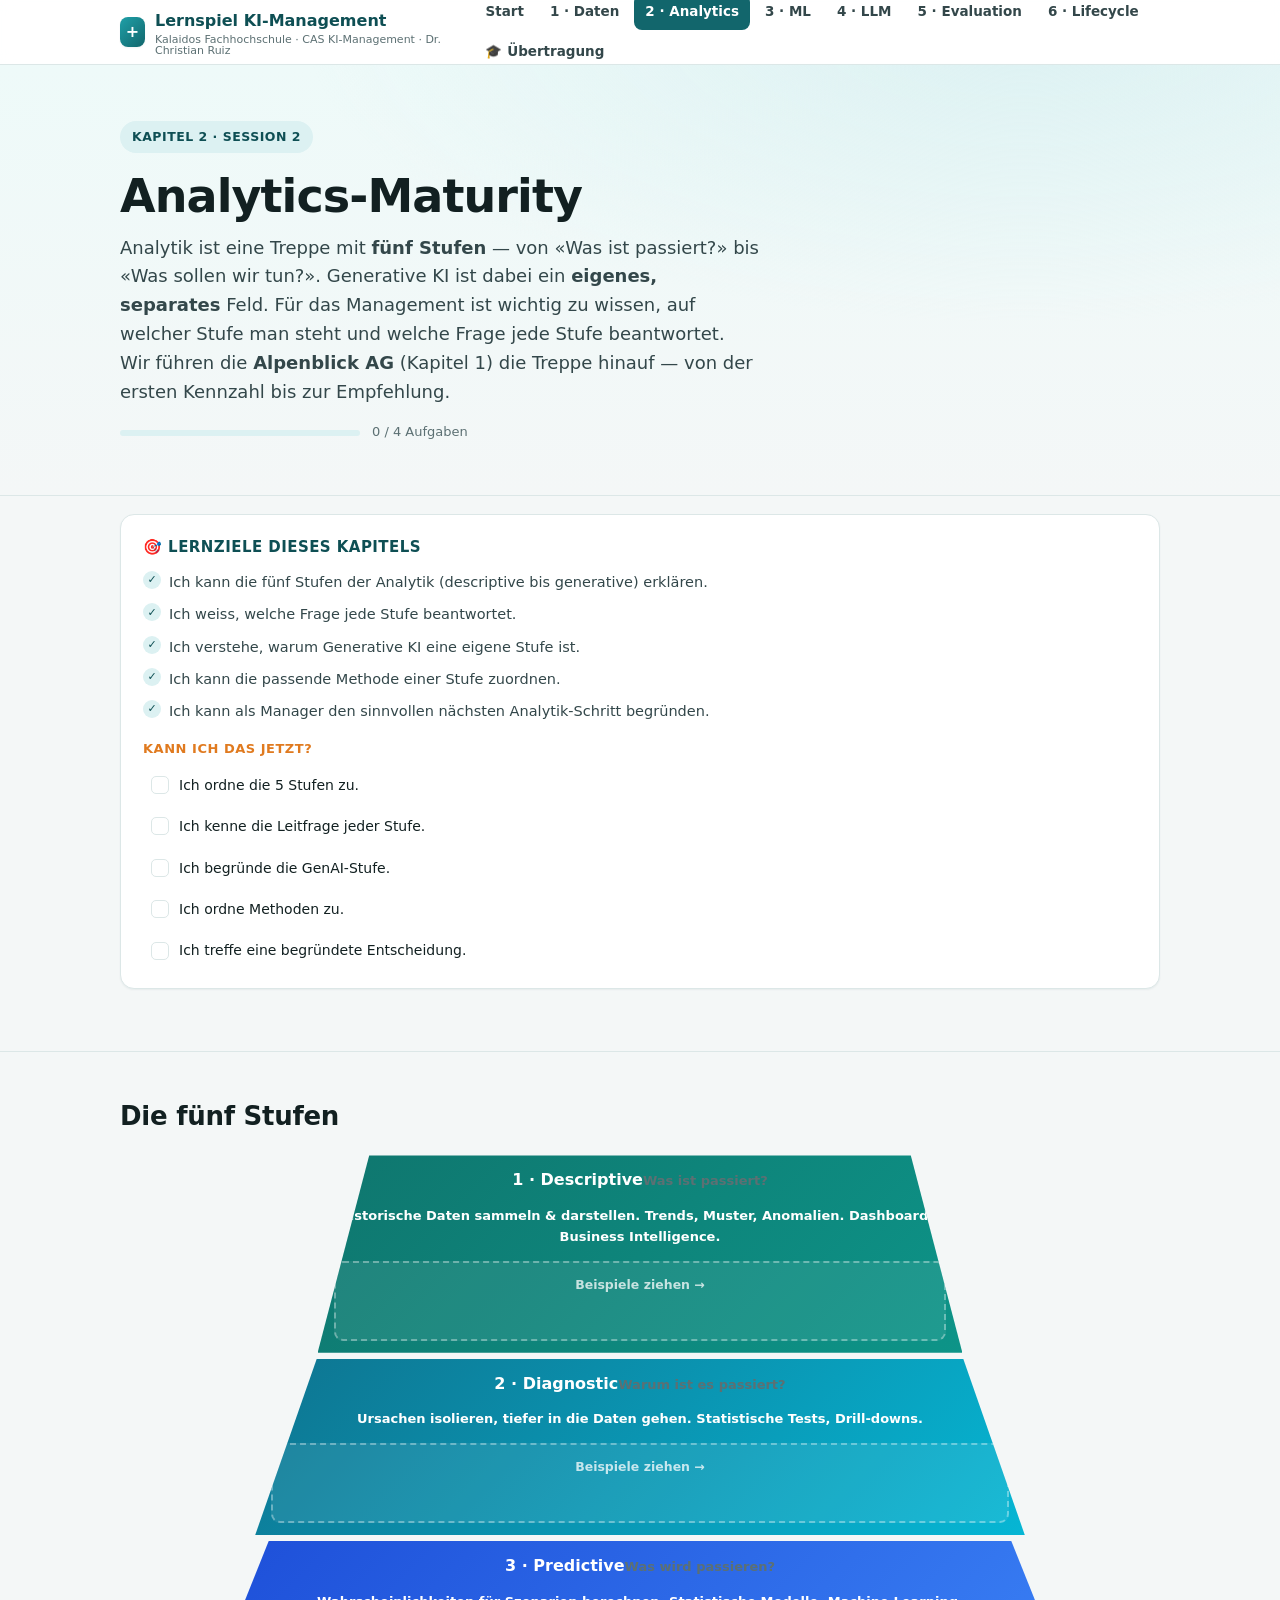
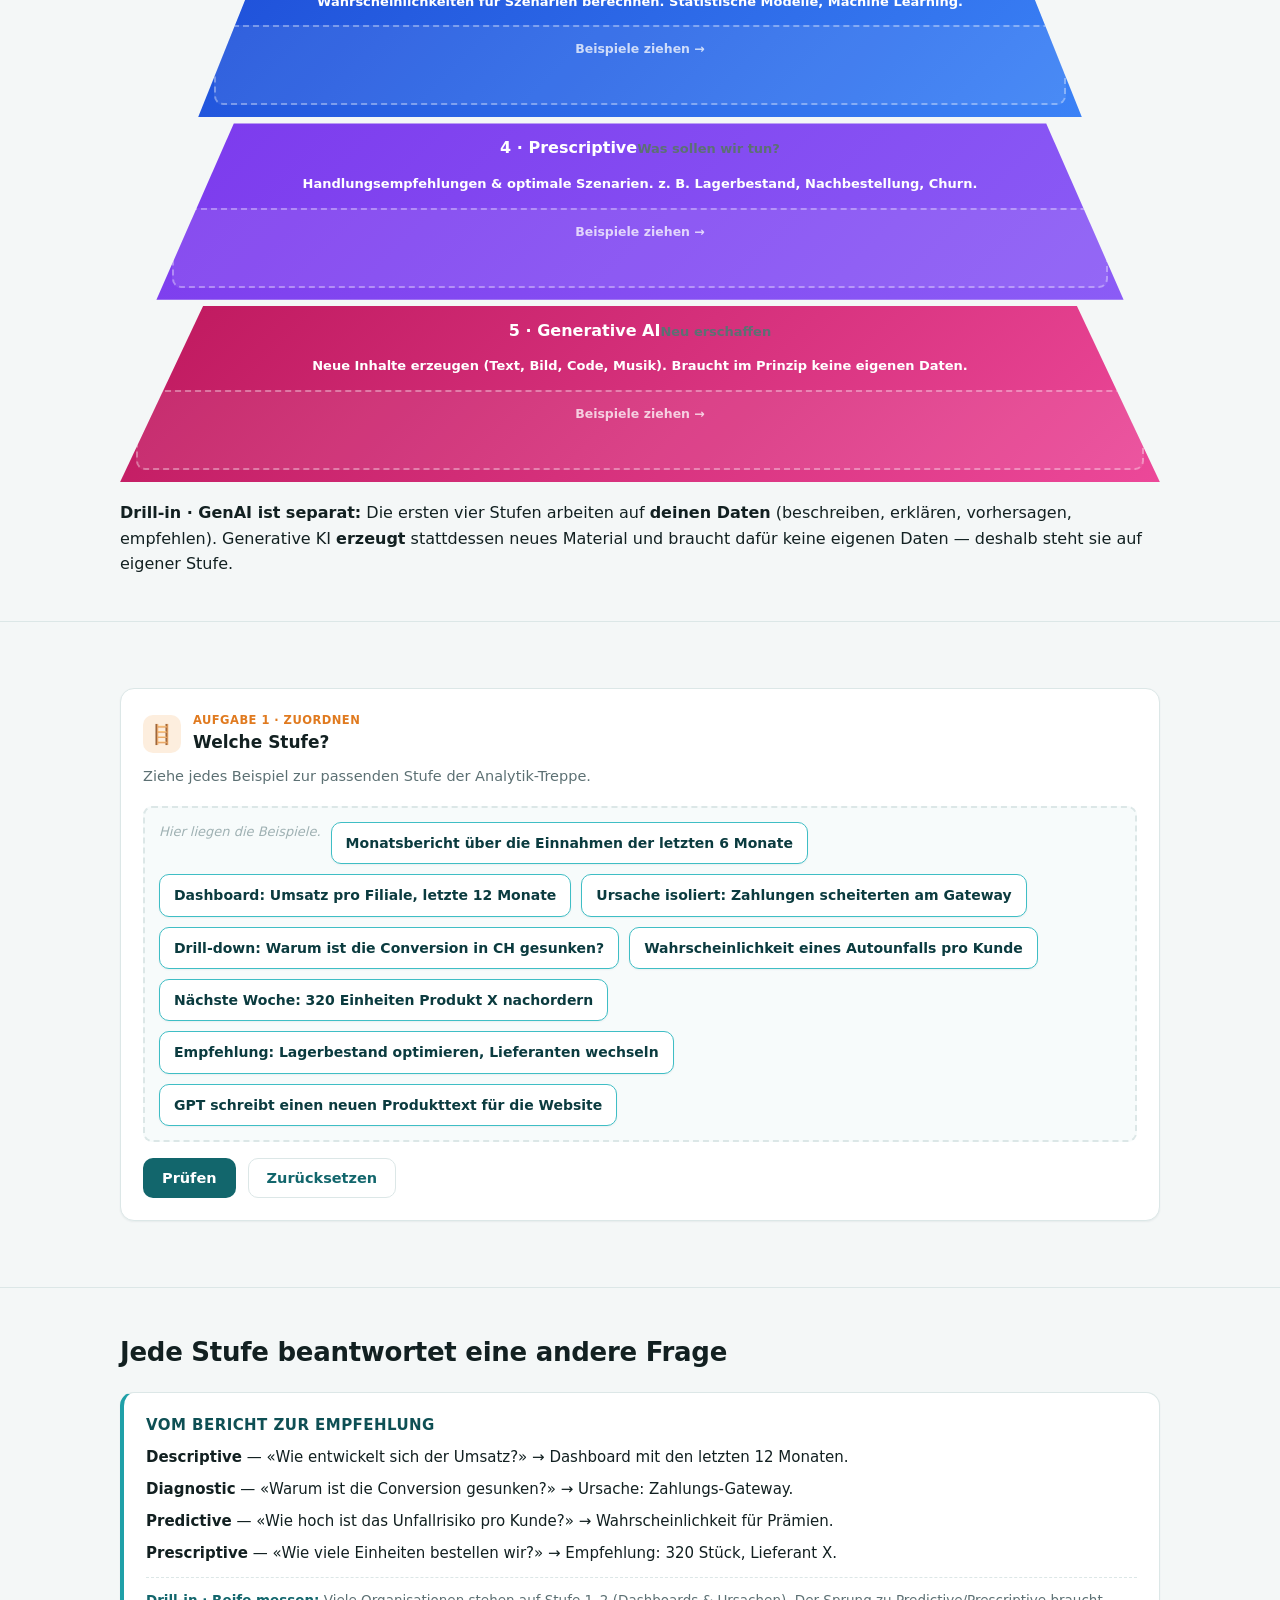
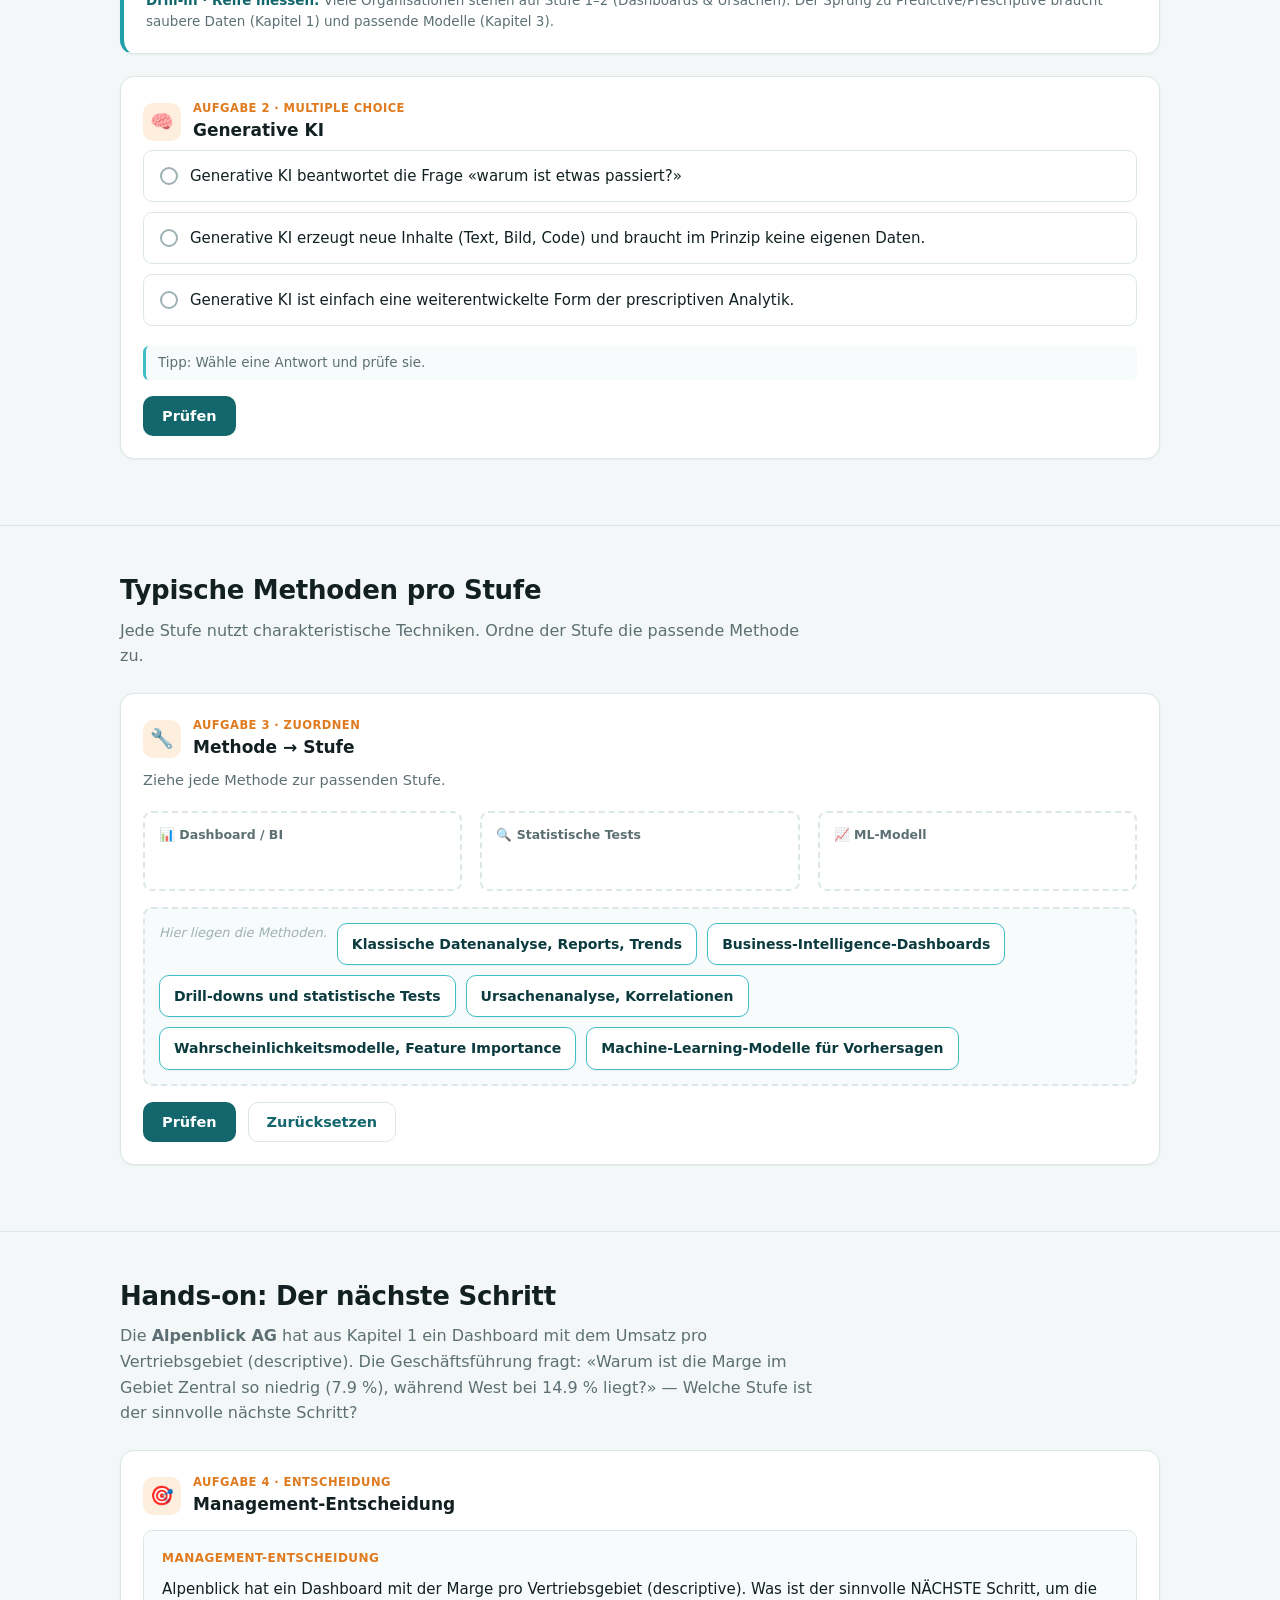
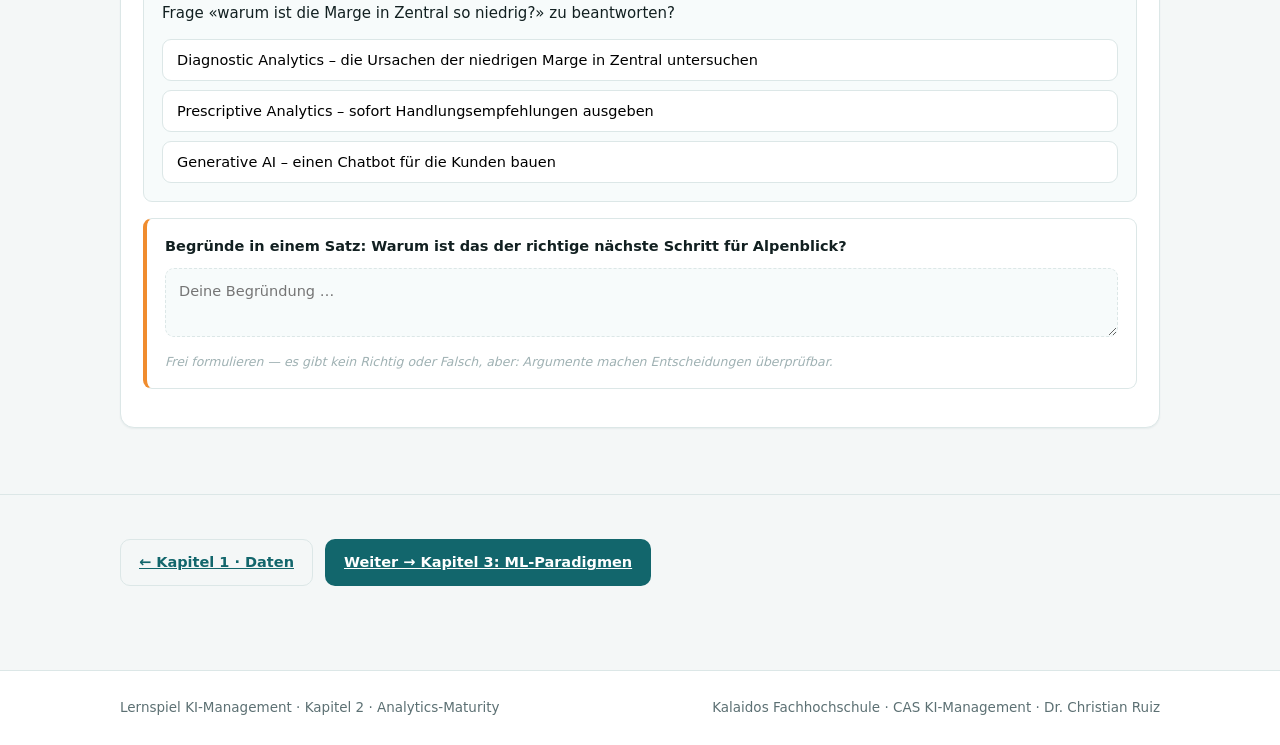
<file: game/kapitel2-analytics.html>
<!DOCTYPE html>
<html lang="de">
<head>
<meta charset="UTF-8">
<meta name="viewport" content="width=device-width, initial-scale=1.0">
<title>Kapitel 2 · Analytics — Lernspiel KI-Management</title>
<meta name="description" content="Die fünf Stufen der Analytik: Descriptive, Diagnostic, Predictive, Prescriptive, Generative — interaktiv.">
<link rel="stylesheet" href="style.css">
</head>
<body>

<header class="topbar">
  <div class="wrap">
    <a class="brand" href="index.html">
      <span class="logo">+</span>
      <span>Lernspiel KI-Management<small>Kalaidos Fachhochschule · CAS KI-Management · Dr. Christian Ruiz</small></span>
    </a>
    <nav class="nav">
      <a href="index.html">Start</a>
      <a href="kapitel1-daten.html">1 · Daten</a>
      <a href="kapitel2-analytics.html" class="active">2 · Analytics</a>
      <a href="kapitel3-ml.html">3 · ML</a>
      <a href="kapitel4-llm.html">4 · LLM</a>
      <a href="kapitel5-eval.html">5 · Evaluation</a>
      <a href="kapitel6-lifecycle.html">6 · Lifecycle</a>
      <a href="uebertragungsarbeit.html">🎓 Übertragung</a>
    </nav>
  </div>
</header>

<section class="hero">
  <div class="wrap">
    <span class="kicker">Kapitel 2 · Session 2</span>
    <h1>Analytics-Maturity</h1>
    <p class="lead">
      Analytik ist eine Treppe mit <b>fünf Stufen</b> — von «Was ist passiert?» bis «Was sollen wir tun?».
      Generative KI ist dabei ein <b>eigenes, separates</b> Feld. Für das Management ist wichtig zu wissen,
      auf welcher Stufe man steht und welche Frage jede Stufe beantwortet. Wir führen die
      <b>Alpenblick AG</b> (Kapitel 1) die Treppe hinauf — von der ersten Kennzahl bis zur Empfehlung.
    </p>
    <div class="row mt">
      <div class="progressbar" style="width:240px"><span data-progress="k2" data-total="4" style="width:0%"></span></div>
      <span class="small muted" data-progress-label="k2">0 / 4 Aufgaben</span>
    </div>
  </div>
</section>

<!-- LERNZIELE (Rec. E) -->
<section class="section" style="padding-top:0">
  <div class="wrap">
    <div id="ch2-obj"></div>
  </div>
</section>

<!-- DIE FÜNF STUFEN -->
<section class="section">
  <div class="wrap">
    <h2 class="sec">Die fünf Stufen</h2>
    <div class="pyr-ladder">
      <div class="ladder-level lv1">
        <div class="pl-head"><b>1 · Descriptive</b><span class="muted small">Was ist passiert?</span></div>
        <p class="small">Historische Daten sammeln &amp; darstellen. Trends, Muster, Anomalien. Dashboards, Business Intelligence.</p>
        <div class="dz" id="dz-desc"><span class="dz-label">Beispiele ziehen →</span><div class="dz-items"></div></div>
      </div>
      <div class="ladder-level lv2">
        <div class="pl-head"><b>2 · Diagnostic</b><span class="muted small">Warum ist es passiert?</span></div>
        <p class="small">Ursachen isolieren, tiefer in die Daten gehen. Statistische Tests, Drill-downs.</p>
        <div class="dz" id="dz-diag"><span class="dz-label">Beispiele ziehen →</span><div class="dz-items"></div></div>
      </div>
      <div class="ladder-level lv3">
        <div class="pl-head"><b>3 · Predictive</b><span class="muted small">Was wird passieren?</span></div>
        <p class="small">Wahrscheinlichkeiten für Szenarien berechnen. Statistische Modelle, Machine Learning.</p>
        <div class="dz" id="dz-pred"><span class="dz-label">Beispiele ziehen →</span><div class="dz-items"></div></div>
      </div>
      <div class="ladder-level lv4">
        <div class="pl-head"><b>4 · Prescriptive</b><span class="muted small">Was sollen wir tun?</span></div>
        <p class="small">Handlungsempfehlungen &amp; optimale Szenarien. z.&nbsp;B. Lagerbestand, Nachbestellung, Churn.</p>
        <div class="dz" id="dz-presc"><span class="dz-label">Beispiele ziehen →</span><div class="dz-items"></div></div>
      </div>
      <div class="ladder-level lv5">
        <div class="pl-head"><b>5 · Generative AI</b><span class="muted small">Neu erschaffen</span></div>
        <p class="small">Neue Inhalte erzeugen (Text, Bild, Code, Musik). Braucht im Prinzip keine eigenen Daten.</p>
        <div class="dz" id="dz-genai"><span class="dz-label">Beispiele ziehen →</span><div class="dz-items"></div></div>
      </div>
    </div>
    <div class="drill"><b>Drill-in · GenAI ist separat:</b> Die ersten vier Stufen arbeiten auf <b>deinen Daten</b> (beschreiben, erklären, vorhersagen, empfehlen). Generative KI <b>erzeugt</b> stattdessen neues Material und braucht dafür keine eigenen Daten — deshalb steht sie auf eigener Stufe.</div>
  </div>
</section>

<!-- AUFGABE 1: Ladder Zuordnen -->
<section class="section">
  <div class="wrap">
    <div class="task">
      <div class="task-head">
        <div class="icon">🪜</div>
        <div><div class="type">Aufgabe 1 · Zuordnen</div><h3>Welche Stufe?</h3></div>
      </div>
      <p class="instr">Ziehe jedes Beispiel zur passenden Stufe der Analytik-Treppe.</p>
      <div class="dnd-pool mt" id="maturity-pool"><span class="hint">Hier liegen die Beispiele.</span></div>
      <div class="row">
        <button class="btn btn-primary" id="maturity-check">Prüfen</button>
        <button class="btn btn-ghost" id="maturity-reset">Zurücksetzen</button>
      </div>
      <div class="feedback" id="maturity-fb"></div>
    </div>
  </div>
</section>

<!-- BEGRIFF: Die Fragen pro Stufe -->
<section class="section">
  <div class="wrap">
    <h2 class="sec">Jede Stufe beantwortet eine andere Frage</h2>
    <div class="concept">
      <h4>Vom Bericht zur Empfehlung</h4>
      <p><b>Descriptive</b> — «Wie entwickelt sich der Umsatz?» → Dashboard mit den letzten 12 Monaten.</p>
      <p><b>Diagnostic</b> — «Warum ist die Conversion gesunken?» → Ursache: Zahlungs-Gateway.</p>
      <p><b>Predictive</b> — «Wie hoch ist das Unfallrisiko pro Kunde?» → Wahrscheinlichkeit für Prämien.</p>
      <p><b>Prescriptive</b> — «Wie viele Einheiten bestellen wir?» → Empfehlung: 320 Stück, Lieferant X.</p>
      <div class="drill"><b>Drill-in · Reife messen:</b> Viele Organisationen stehen auf Stufe 1–2 (Dashboards &amp; Ursachen). Der Sprung zu Predictive/Prescriptive braucht saubere Daten (Kapitel 1) und passende Modelle (Kapitel 3).</div>
    </div>

    <!-- AUFGABE 2: MC GenAI -->
    <div class="task">
      <div class="task-head">
        <div class="icon">🧠</div>
        <div><div class="type">Aufgabe 2 · Multiple Choice</div><h3>Generative KI</h3></div>
      </div>
      <div id="mc-genai"></div>
      <div class="feedback"></div>
    </div>
  </div>
</section>

<!-- BEGRIFF: Typische Methoden -->
<section class="section">
  <div class="wrap">
    <h2 class="sec">Typische Methoden pro Stufe</h2>
    <p class="sub">
      Jede Stufe nutzt charakteristische Techniken. Ordne der Stufe die passende Methode zu.
    </p>
    <div class="task">
      <div class="task-head">
        <div class="icon">🔧</div>
        <div><div class="type">Aufgabe 3 · Zuordnen</div><h3>Methode → Stufe</h3></div>
      </div>
      <p class="instr">Ziehe jede Methode zur passenden Stufe.</p>
      <div class="grid cols-3" style="margin-top:8px">
        <div class="dz" id="dz-m1"><span class="dz-label">📊 Dashboard / BI</span><div class="dz-items"></div></div>
        <div class="dz" id="dz-m2"><span class="dz-label">🔍 Statistische Tests</span><div class="dz-items"></div></div>
        <div class="dz" id="dz-m3"><span class="dz-label">📈 ML-Modell</span><div class="dz-items"></div></div>
      </div>
      <div class="dnd-pool mt" id="method-pool"><span class="hint">Hier liegen die Methoden.</span></div>
      <div class="row">
        <button class="btn btn-primary" id="method-check">Prüfen</button>
        <button class="btn btn-ghost" id="method-reset">Zurücksetzen</button>
      </div>
      <div class="feedback" id="method-fb"></div>
    </div>
  </div>
</section>

<!-- HANDS-ON: Szenario -->
<section class="section">
  <div class="wrap">
    <h2 class="sec">Hands-on: Der nächste Schritt</h2>
    <p class="sub">
      Die <b>Alpenblick AG</b> hat aus Kapitel 1 ein Dashboard mit dem Umsatz pro Vertriebsgebiet
      (descriptive). Die Geschäftsführung fragt: «Warum ist die Marge im Gebiet Zentral so niedrig
      (7.9 %), während West bei 14.9 % liegt?» — Welche Stufe ist der sinnvolle nächste Schritt?
    </p>
    <div class="task">
      <div class="task-head">
        <div class="icon">🎯</div>
        <div><div class="type">Aufgabe 4 · Entscheidung</div><h3>Management-Entscheidung</h3></div>
      </div>
      <div id="maturity-sc-box"></div>
      <div id="reason-maturity" style="margin-top:16px"></div>
    </div>
  </div>
</section>

<section class="section">
  <div class="wrap">
    <div class="row">
      <a class="btn btn-ghost" href="kapitel1-daten.html">← Kapitel 1 · Daten</a>
      <a class="btn btn-primary" href="kapitel3-ml.html">Weiter → Kapitel 3: ML-Paradigmen</a>
    </div>
  </div>
</section>

<footer class="footer">
  <div class="wrap">
    <span>Lernspiel KI-Management · Kapitel 2 · Analytics-Maturity</span>
    <span>Kalaidos Fachhochschule · CAS KI-Management · Dr. Christian Ruiz</span>
  </div>
</footer>

<script src="app.js"></script>
<script>
(function(){
  function bindCheck(checkBtn, resetBtn, kit, fbEl, ch, task, doneMsg){
    document.getElementById(checkBtn).addEventListener("click",()=>{
      const r = kit.check();
      if(!r.allPlaced){ KI.feedback(fbEl,false,"Bitte zuerst alle Beispiele ziehen. Du kannst jederzeit nachziehen."); return; }
      if(r.allCorrect){ KI.feedback(fbEl,true,doneMsg); KI.Store.mark(ch,task); }
      else { KI.feedback(fbEl,false,"Noch nicht alles richtig – die markierten Stufen sind falsch. Korrigiere und prüfe erneut."); }
    });
    document.getElementById(resetBtn).addEventListener("click",()=>{ kit.reset(); fbEl.className="feedback"; fbEl.innerHTML=""; });
  }

  // Aufgabe 1: Maturity ladder
  const mChips = [
    {id:"m1", text:"Monatsbericht über die Einnahmen der letzten 6 Monate", key:"desc"},
    {id:"m2", text:"Dashboard: Umsatz pro Filiale, letzte 12 Monate", key:"desc"},
    {id:"m3", text:"Ursache isoliert: Zahlungen scheiterten am Gateway", key:"diag"},
    {id:"m4", text:"Drill-down: Warum ist die Conversion in CH gesunken?", key:"diag"},
    {id:"m5", text:"Wahrscheinlichkeit eines Autounfalls pro Kunde", key:"pred"},
    {id:"m6", text:"Nächste Woche: 320 Einheiten Produkt X nachordern", key:"presc"},
    {id:"m7", text:"Empfehlung: Lagerbestand optimieren, Lieferanten wechseln", key:"presc"},
    {id:"m8", text:"GPT schreibt einen neuen Produkttext für die Website", key:"genai"}
  ];
  const mZones = [
    {id:"dz-desc", key:"desc"}, {id:"dz-diag", key:"diag"},
    {id:"dz-pred", key:"pred"}, {id:"dz-presc", key:"presc"}, {id:"dz-genai", key:"genai"}
  ];
  const kitM = KI.dragKit({ poolId:"maturity-pool", chips:mChips, zones:mZones });
  bindCheck("maturity-check","maturity-reset",kitM, document.getElementById("maturity-fb"), "k2","t1",
    "Perfekt! Du kannst die fünf Stufen sicher zuordnen – von beschreibend bis generativ.");

  // Aufgabe 3: Methoden
  const meChips = [
    {id:"me1", text:"Klassische Datenanalyse, Reports, Trends", key:"m1"},
    {id:"me2", text:"Business-Intelligence-Dashboards", key:"m1"},
    {id:"me3", text:"Drill-downs und statistische Tests", key:"m2"},
    {id:"me4", text:"Ursachenanalyse, Korrelationen", key:"m2"},
    {id:"me5", text:"Wahrscheinlichkeitsmodelle, Feature Importance", key:"m3"},
    {id:"me6", text:"Machine-Learning-Modelle für Vorhersagen", key:"m3"}
  ];
  const meZones = [{id:"dz-m1",key:"m1"},{id:"dz-m2",key:"m2"},{id:"dz-m3",key:"m3"}];
  const kitMe = KI.dragKit({ poolId:"method-pool", chips:meChips, zones:meZones });
  bindCheck("method-check","method-reset",kitMe, document.getElementById("method-fb"), "k2","t3",
    "Sehr gut! Dashboards/BI (descriptive), statistische Tests (diagnostic), ML-Modelle (predictive).");
})();

/* Aufgabe 2: GenAI MC */
KI.initMC({
  containerId:"mc-genai", chapter:"k2", taskId:"t2",
  options:[
    {text:"Generative KI erzeugt neue Inhalte (Text, Bild, Code) und braucht im Prinzip keine eigenen Daten.", correct:true, reason:"Richtig. GenAI «generiert» das nächste Element — es ist ein separates Feld neben den vier datenbasierten Stufen."},
    {text:"Generative KI ist einfach eine weiterentwickelte Form der prescriptiven Analytik.", correct:false, reason:"Nein. Prescriptive empfiehlt Handlungen auf Basis deiner Daten. GenAI erzeugt neue Inhalte und braucht dafür keine eigenen Daten — deshalb eigene Stufe."},
    {text:"Generative KI beantwortet die Frage «warum ist etwas passiert?»", correct:false, reason:"Nein. Das «Warum» ist die diagnostic Stufe. GenAI erschafft Inhalte, es erklärt keine Ursachen."}
  ]
});

/* Aufgabe 4: Maturity scenario */
KI.initScenario({
  containerId:"maturity-sc-box", chapter:"k2", taskId:"t4",
  role:"Management-Entscheidung",
  prompt:"Alpenblick hat ein Dashboard mit der Marge pro Vertriebsgebiet (descriptive). Was ist der sinnvolle NÄCHSTE Schritt, um die Frage «warum ist die Marge in Zentral so niedrig?» zu beantworten?",
  options:[
    {text:"Diagnostic Analytics – die Ursachen der niedrigen Marge in Zentral untersuchen", good:true,
     consequence:"Genau das fehlt: das «Warum». Diagnostic ist der direkte Schritt nach descriptive – erst dann sind Vorhersagen und Empfehlungen belastbar."},
    {text:"Prescriptive Analytics – sofort Handlungsempfehlungen ausgeben", good:false,
     consequence:"Zu früh. Ohne Ursachen (diagnostic) und Vorhersage (predictive) sind Empfehlungen wenig belastbar."},
    {text:"Generative AI – einen Chatbot für die Kunden bauen", good:false,
     consequence:"GenAI erzeugt Inhalte, beantwortet aber nicht die Frage «warum ist die Marge so niedrig?»."}
  ]
});
KI.reasonBox({
  containerId:"reason-maturity", chapter:"k2", taskId:"t4-reason",
  prompt:"Begründe in einem Satz: Warum ist das der richtige nächste Schritt für Alpenblick?"
});

/* Lernziele (Rec. E) */
KI.initObjectives({
  containerId:"ch2-obj", chapter:"k2",
  items:[
    {text:"Ich kann die fünf Stufen der Analytik (descriptive bis generative) erklären.", check:"Ich ordne die 5 Stufen zu."},
    {text:"Ich weiss, welche Frage jede Stufe beantwortet.", check:"Ich kenne die Leitfrage jeder Stufe."},
    {text:"Ich verstehe, warum Generative KI eine eigene Stufe ist.", check:"Ich begründe die GenAI-Stufe."},
    {text:"Ich kann die passende Methode einer Stufe zuordnen.", check:"Ich ordne Methoden zu."},
    {text:"Ich kann als Manager den sinnvollen nächsten Analytik-Schritt begründen.", check:"Ich treffe eine begründete Entscheidung."}
  ]
});
</script>
</body>
</html>
</file>
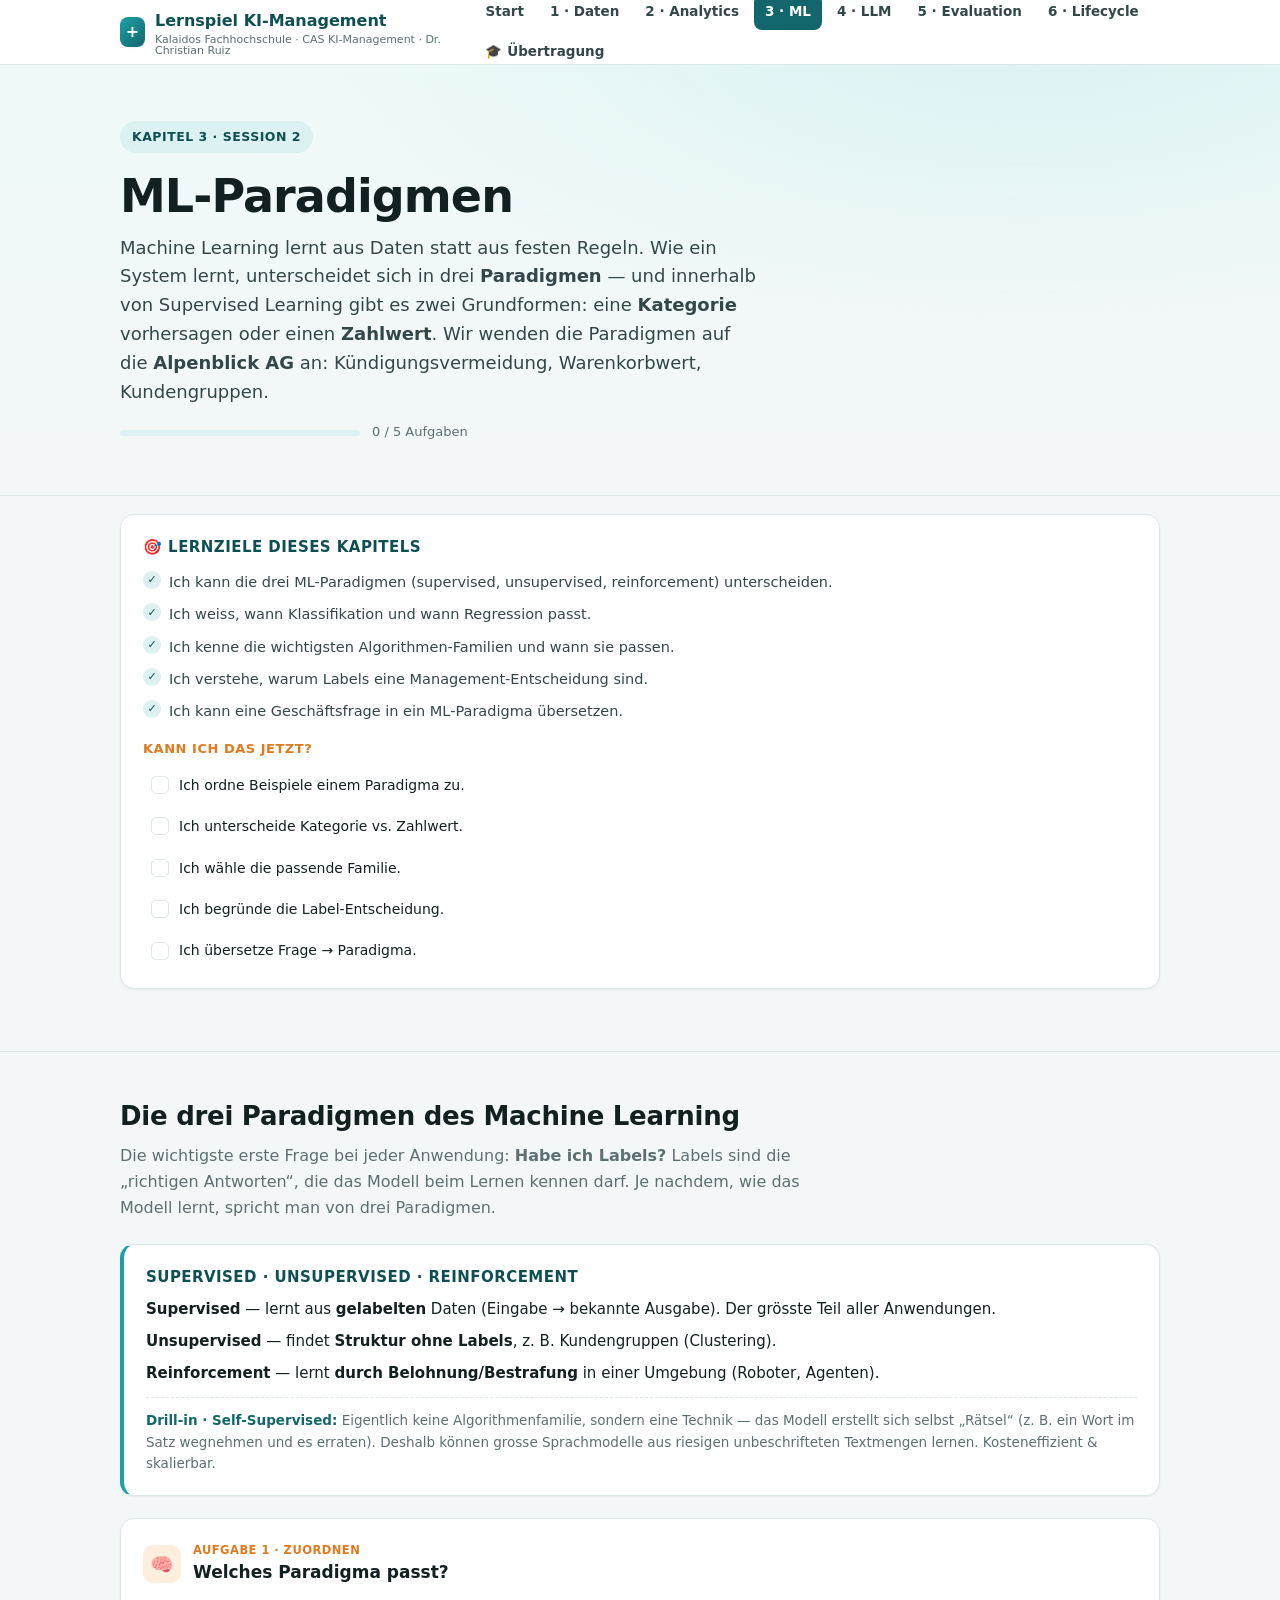
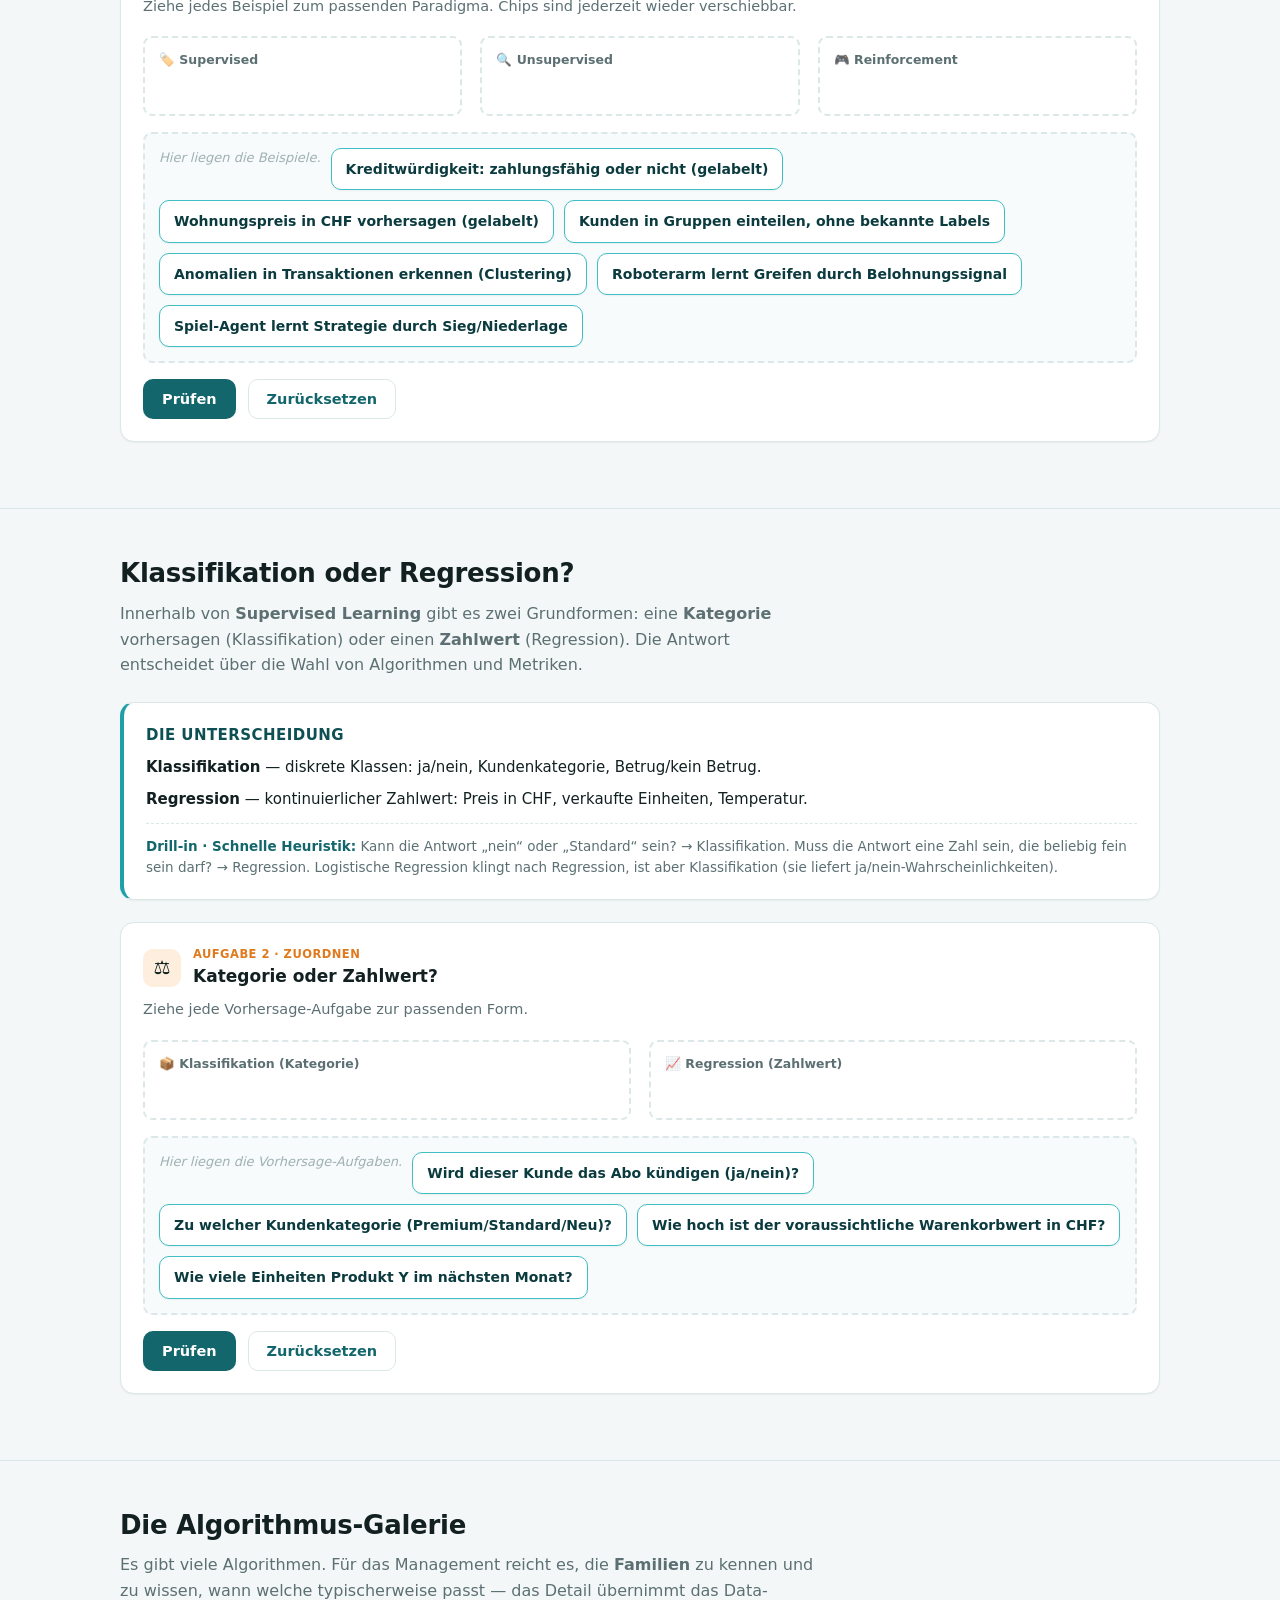
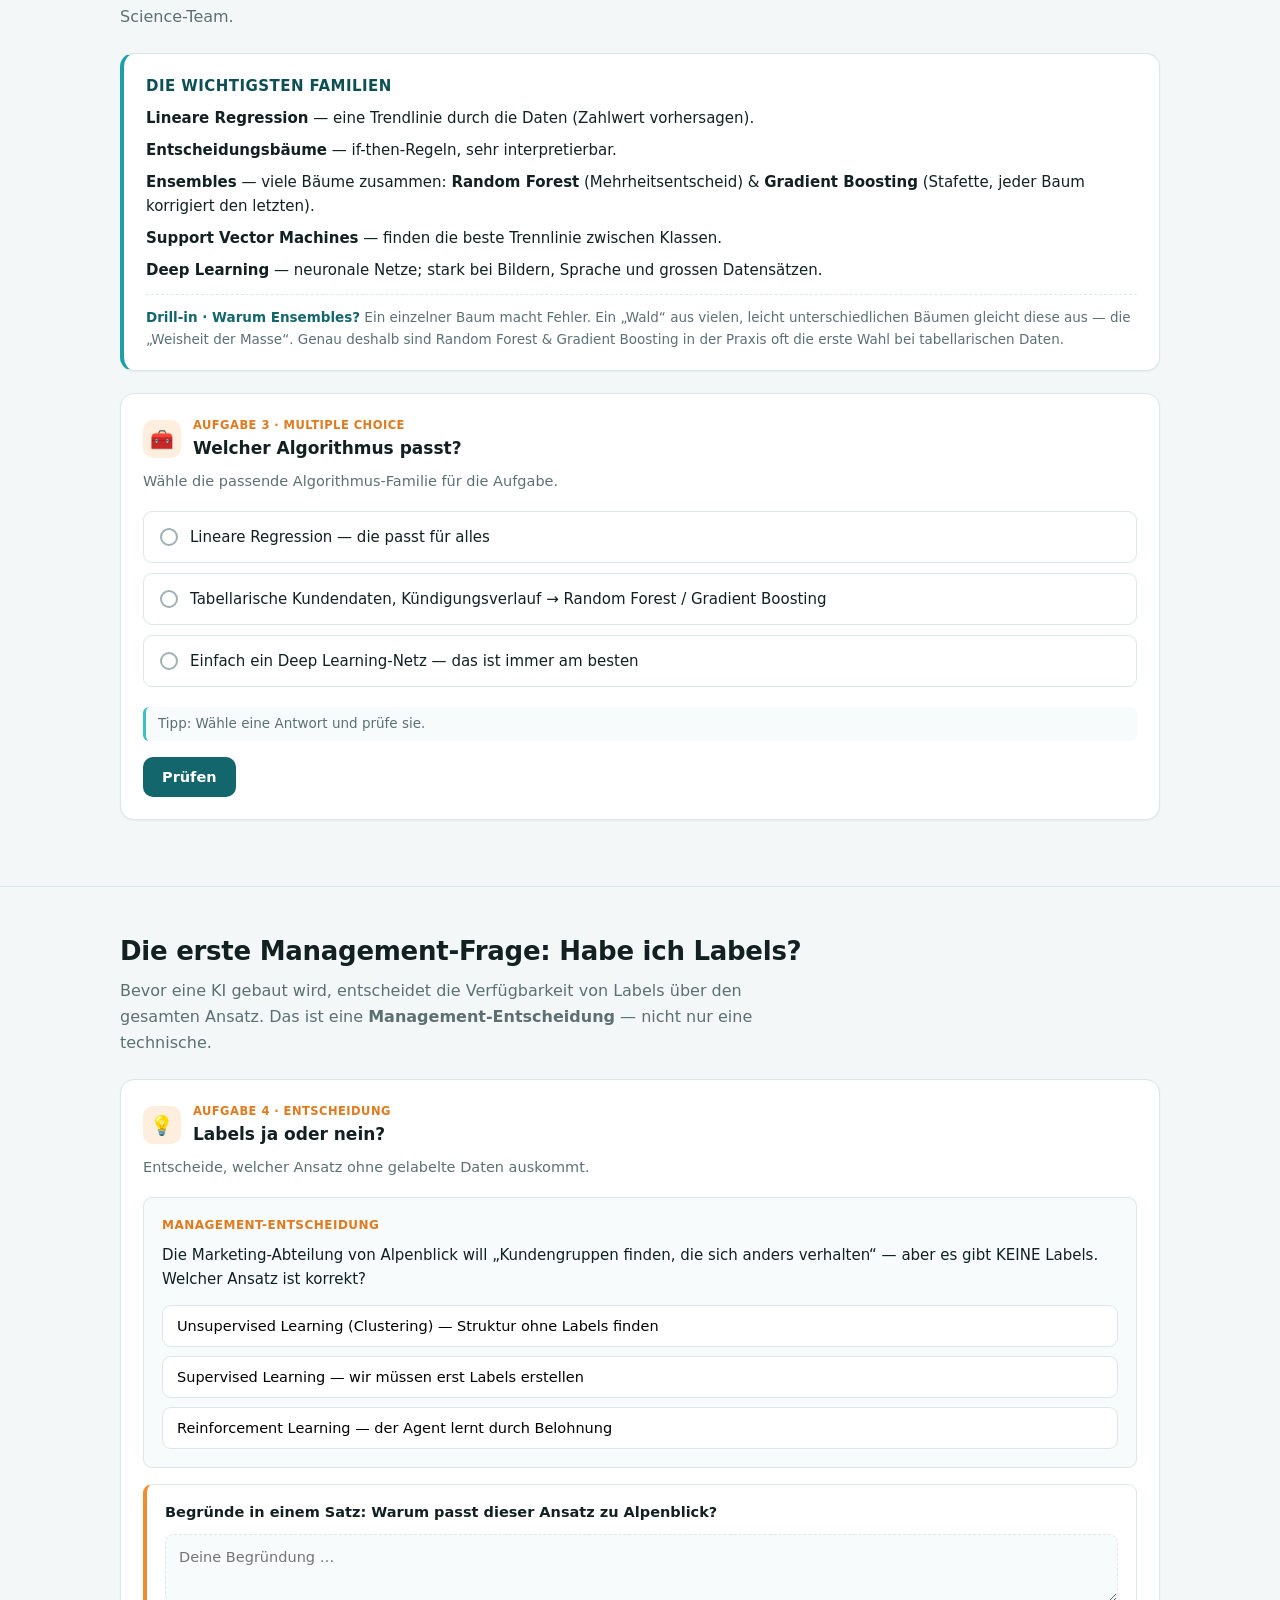
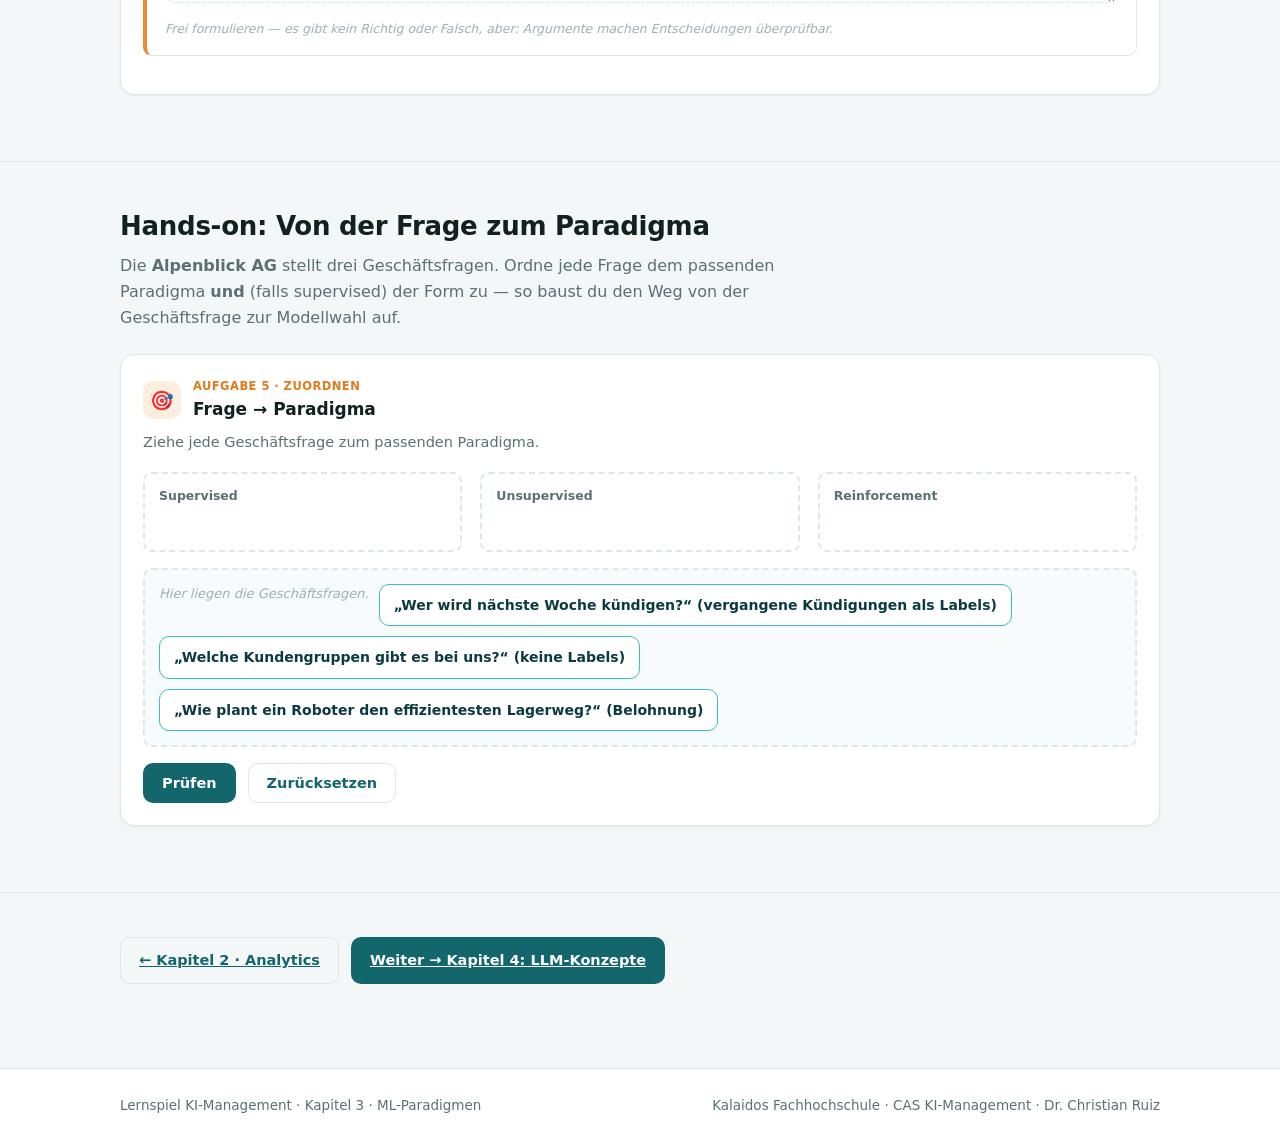
<file: game/kapitel3-ml.html>
<!DOCTYPE html>
<html lang="de">
<head>
<meta charset="UTF-8">
<meta name="viewport" content="width=device-width, initial-scale=1.0">
<title>Kapitel 3 · ML-Paradigmen — Lernspiel KI-Management</title>
<meta name="description" content="Supervised, Unsupervised, Reinforcement Learning; Klassifikation vs. Regression; Algorithmen — interaktiv.">
<link rel="stylesheet" href="style.css">
</head>
<body>

<header class="topbar">
  <div class="wrap">
    <a class="brand" href="index.html">
      <span class="logo">+</span>
      <span>Lernspiel KI-Management<small>Kalaidos Fachhochschule · CAS KI-Management · Dr. Christian Ruiz</small></span>
    </a>
    <nav class="nav">
      <a href="index.html">Start</a>
      <a href="kapitel1-daten.html">1 · Daten</a>
      <a href="kapitel2-analytics.html">2 · Analytics</a>
      <a href="kapitel3-ml.html" class="active">3 · ML</a>
      <a href="kapitel4-llm.html">4 · LLM</a>
      <a href="kapitel5-eval.html">5 · Evaluation</a>
      <a href="kapitel6-lifecycle.html">6 · Lifecycle</a>
      <a href="uebertragungsarbeit.html">🎓 Übertragung</a>
    </nav>
  </div>
</header>

<section class="hero">
  <div class="wrap">
    <span class="kicker">Kapitel 3 · Session 2</span>
    <h1>ML-Paradigmen</h1>
    <p class="lead">
      Machine Learning lernt aus Daten statt aus festen Regeln. Wie ein System lernt, unterscheidet sich
      in drei <b>Paradigmen</b> — und innerhalb von Supervised Learning gibt es zwei Grundformen:
      eine <b>Kategorie</b> vorhersagen oder einen <b>Zahlwert</b>. Wir wenden die Paradigmen auf
      die <b>Alpenblick AG</b> an: Kündigungsvermeidung, Warenkorbwert, Kundengruppen.
    </p>
    <div class="row mt">
      <div class="progressbar" style="width:240px"><span data-progress="k3" data-total="5" style="width:0%"></span></div>
      <span class="small muted" data-progress-label="k3">0 / 5 Aufgaben</span>
    </div>
  </div>
</section>

<!-- LERNZIELE (Rec. E) -->
<section class="section" style="padding-top:0">
  <div class="wrap">
    <div id="ch3-obj"></div>
  </div>
</section>

<!-- ============ BEGRIFF 1: Die drei Paradigmen ============ -->
<section class="section">
  <div class="wrap">
    <h2 class="sec">Die drei Paradigmen des Machine Learning</h2>
    <p class="sub">
      Die wichtigste erste Frage bei jeder Anwendung: <b>Habe ich Labels?</b> Labels sind die „richtigen
      Antworten“, die das Modell beim Lernen kennen darf. Je nachdem, wie das Modell lernt, spricht man
      von drei Paradigmen.
    </p>

    <div class="concept">
      <h4>Supervised · Unsupervised · Reinforcement</h4>
      <p><b>Supervised</b> — lernt aus <b>gelabelten</b> Daten (Eingabe → bekannte Ausgabe). Der grösste Teil aller Anwendungen.</p>
      <p><b>Unsupervised</b> — findet <b>Struktur ohne Labels</b>, z.&nbsp;B. Kundengruppen (Clustering).</p>
      <p><b>Reinforcement</b> — lernt <b>durch Belohnung/Bestrafung</b> in einer Umgebung (Roboter, Agenten).</p>
      <div class="drill"><b>Drill-in · Self-Supervised:</b> Eigentlich keine Algorithmenfamilie, sondern eine Technik — das Modell erstellt sich selbst „Rätsel“ (z.&nbsp;B. ein Wort im Satz wegnehmen und es erraten). Deshalb können grosse Sprachmodelle aus riesigen unbeschrifteten Textmengen lernen. Kosteneffizient &amp; skalierbar.</div>
    </div>

    <!-- AUFGABE 1: Paradigmen zuordnen -->
    <div class="task">
      <div class="task-head">
        <div class="icon">🧠</div>
        <div><div class="type">Aufgabe 1 · Zuordnen</div><h3>Welches Paradigma passt?</h3></div>
      </div>
      <p class="instr">Ziehe jedes Beispiel zum passenden Paradigma. Chips sind jederzeit wieder verschiebbar.</p>

      <div class="grid cols-3" style="margin-top:8px">
        <div class="dz" id="dz-sup"><span class="dz-label">🏷️ Supervised</span><div class="dz-items"></div></div>
        <div class="dz" id="dz-unsup"><span class="dz-label">🔍 Unsupervised</span><div class="dz-items"></div></div>
        <div class="dz" id="dz-rl"><span class="dz-label">🎮 Reinforcement</span><div class="dz-items"></div></div>
      </div>

      <div class="dnd-pool mt" id="paradigm-pool"><span class="hint">Hier liegen die Beispiele.</span></div>
      <div class="row">
        <button class="btn btn-primary" id="paradigm-check">Prüfen</button>
        <button class="btn btn-ghost" id="paradigm-reset">Zurücksetzen</button>
      </div>
      <div class="feedback" id="paradigm-fb"></div>
    </div>
  </div>
</section>

<!-- ============ BEGRIFF 2: Klassifikation vs. Regression ============ -->
<section class="section">
  <div class="wrap">
    <h2 class="sec">Klassifikation oder Regression?</h2>
    <p class="sub">
      Innerhalb von <b>Supervised Learning</b> gibt es zwei Grundformen: eine <b>Kategorie</b> vorhersagen
      (Klassifikation) oder einen <b>Zahlwert</b> (Regression). Die Antwort entscheidet über die Wahl
      von Algorithmen und Metriken.
    </p>

    <div class="concept">
      <h4>Die Unterscheidung</h4>
      <p><b>Klassifikation</b> — diskrete Klassen: ja/nein, Kundenkategorie, Betrug/kein Betrug.</p>
      <p><b>Regression</b> — kontinuierlicher Zahlwert: Preis in CHF, verkaufte Einheiten, Temperatur.</p>
      <div class="drill"><b>Drill-in · Schnelle Heuristik:</b> Kann die Antwort „nein“ oder „Standard“ sein? → Klassifikation. Muss die Antwort eine Zahl sein, die beliebig fein sein darf? → Regression. Logistische Regression klingt nach Regression, ist aber Klassifikation (sie liefert ja/nein-Wahrscheinlichkeiten).</div>
    </div>

    <!-- AUFGABE 2: Klassifikation vs. Regression -->
    <div class="task">
      <div class="task-head">
        <div class="icon">⚖️</div>
        <div><div class="type">Aufgabe 2 · Zuordnen</div><h3>Kategorie oder Zahlwert?</h3></div>
      </div>
      <p class="instr">Ziehe jede Vorhersage-Aufgabe zur passenden Form.</p>

      <div class="grid cols-3" style="grid-template-columns:repeat(2,1fr);margin-top:8px">
        <div class="dz" id="dz-class"><span class="dz-label">📦 Klassifikation (Kategorie)</span><div class="dz-items"></div></div>
        <div class="dz" id="dz-reg"><span class="dz-label">📈 Regression (Zahlwert)</span><div class="dz-items"></div></div>
      </div>

      <div class="dnd-pool mt" id="classreg-pool"><span class="hint">Hier liegen die Vorhersage-Aufgaben.</span></div>
      <div class="row">
        <button class="btn btn-primary" id="classreg-check">Prüfen</button>
        <button class="btn btn-ghost" id="classreg-reset">Zurücksetzen</button>
      </div>
      <div class="feedback" id="classreg-fb"></div>
    </div>
  </div>
</section>

<!-- ============ BEGRIFF 3: Algorithmus-Galerie ============ -->
<section class="section">
  <div class="wrap">
    <h2 class="sec">Die Algorithmus-Galerie</h2>
    <p class="sub">
      Es gibt viele Algorithmen. Für das Management reicht es, die <b>Familien</b> zu kennen und zu wissen,
      wann welche typischerweise passt — das Detail übernimmt das Data-Science-Team.
    </p>

    <div class="concept">
      <h4>Die wichtigsten Familien</h4>
      <p><b>Lineare Regression</b> — eine Trendlinie durch die Daten (Zahlwert vorhersagen).</p>
      <p><b>Entscheidungsbäume</b> — if-then-Regeln, sehr interpretierbar.</p>
      <p><b>Ensembles</b> — viele Bäume zusammen: <b>Random Forest</b> (Mehrheitsentscheid) &amp; <b>Gradient Boosting</b> (Stafette, jeder Baum korrigiert den letzten).</p>
      <p><b>Support Vector Machines</b> — finden die beste Trennlinie zwischen Klassen.</p>
      <p><b>Deep Learning</b> — neuronale Netze; stark bei Bildern, Sprache und grossen Datensätzen.</p>
      <div class="drill"><b>Drill-in · Warum Ensembles?</b> Ein einzelner Baum macht Fehler. Ein „Wald“ aus vielen, leicht unterschiedlichen Bäumen gleicht diese aus — die „Weisheit der Masse“. Genau deshalb sind Random Forest &amp; Gradient Boosting in der Praxis oft die erste Wahl bei tabellarischen Daten.</div>
    </div>

    <!-- AUFGABE 3: Algorithmus zuordnen (MC) -->
    <div class="task">
      <div class="task-head">
        <div class="icon">🧰</div>
        <div><div class="type">Aufgabe 3 · Multiple Choice</div><h3>Welcher Algorithmus passt?</h3></div>
      </div>
      <p class="instr">Wähle die passende Algorithmus-Familie für die Aufgabe.</p>
      <div id="mc-algo"></div>
      <div class="feedback"></div>
    </div>
  </div>
</section>

<!-- ============ BEGRIFF 4: Labels-Entscheidung ============ -->
<section class="section">
  <div class="wrap">
    <h2 class="sec">Die erste Management-Frage: Habe ich Labels?</h2>
    <p class="sub">
      Bevor eine KI gebaut wird, entscheidet die Verfügbarkeit von Labels über den gesamten Ansatz.
      Das ist eine <b>Management-Entscheidung</b> — nicht nur eine technische.
    </p>

    <!-- AUFGABE 4: Szenario Labels -->
    <div class="task">
      <div class="task-head">
        <div class="icon">💡</div>
        <div><div class="type">Aufgabe 4 · Entscheidung</div><h3>Labels ja oder nein?</h3></div>
      </div>
      <p class="instr">Entscheide, welcher Ansatz ohne gelabelte Daten auskommt.</p>
      <div id="sc-labels"></div>
      <div id="reason-labels" style="margin-top:16px"></div>
    </div>
  </div>
</section>

<!-- ============ BEGRIFF 5: Hands-On ============ -->
<section class="section">
  <div class="wrap">
    <h2 class="sec">Hands-on: Von der Frage zum Paradigma</h2>
    <p class="sub">
      Die <b>Alpenblick AG</b> stellt drei Geschäftsfragen. Ordne jede Frage dem passenden Paradigma
      <b>und</b> (falls supervised) der Form zu — so baust du den Weg von der Geschäftsfrage zur
      Modellwahl auf.
    </p>

    <div class="task">
      <div class="task-head">
        <div class="icon">🎯</div>
        <div><div class="type">Aufgabe 5 · Zuordnen</div><h3>Frage → Paradigma</h3></div>
      </div>
      <p class="instr">Ziehe jede Geschäftsfrage zum passenden Paradigma.</p>

      <div class="grid cols-3" style="margin-top:8px">
        <div class="dz" id="dz-q-sup"><span class="dz-label">Supervised</span><div class="dz-items"></div></div>
        <div class="dz" id="dz-q-unsup"><span class="dz-label">Unsupervised</span><div class="dz-items"></div></div>
        <div class="dz" id="dz-q-rl"><span class="dz-label">Reinforcement</span><div class="dz-items"></div></div>
      </div>

      <div class="dnd-pool mt" id="q-pool"><span class="hint">Hier liegen die Geschäftsfragen.</span></div>
      <div class="row">
        <button class="btn btn-primary" id="q-check">Prüfen</button>
        <button class="btn btn-ghost" id="q-reset">Zurücksetzen</button>
      </div>
      <div class="feedback" id="q-fb"></div>
    </div>
  </div>
</section>

<section class="section">
  <div class="wrap">
    <div class="row">
      <a class="btn btn-ghost" href="kapitel2-analytics.html">← Kapitel 2 · Analytics</a>
      <a class="btn btn-primary" href="kapitel4-llm.html">Weiter → Kapitel 4: LLM-Konzepte</a>
    </div>
  </div>
</section>

<footer class="footer">
  <div class="wrap">
    <span>Lernspiel KI-Management · Kapitel 3 · ML-Paradigmen</span>
    <span>Kalaidos Fachhochschule · CAS KI-Management · Dr. Christian Ruiz</span>
  </div>
</footer>

<script src="app.js"></script>
<script>
(function(){
  function bindCheck(checkBtn, resetBtn, kit, fbEl, ch, task, doneMsg){
    document.getElementById(checkBtn).addEventListener("click",()=>{
      const r = kit.check();
      if(!r.allPlaced){ KI.feedback(fbEl,false,"Bitte zuerst alle Beispiele ziehen. Du kannst jederzeit nachziehen."); return; }
      if(r.allCorrect){ KI.feedback(fbEl,true,doneMsg); KI.Store.mark(ch,task); }
      else { KI.feedback(fbEl,false,"Noch nicht alles richtig – die markierten Kategorien sind falsch. Korrigiere und prüfe erneut."); }
    });
    document.getElementById(resetBtn).addEventListener("click",()=>{ kit.reset(); fbEl.className="feedback"; fbEl.innerHTML=""; });
  }

  // Aufgabe 1: Paradigmen
  const pChips = [
    {id:"p1", text:"Kreditwürdigkeit: zahlungsfähig oder nicht (gelabelt)", key:"sup"},
    {id:"p2", text:"Wohnungspreis in CHF vorhersagen (gelabelt)", key:"sup"},
    {id:"p3", text:"Kunden in Gruppen einteilen, ohne bekannte Labels", key:"unsup"},
    {id:"p4", text:"Anomalien in Transaktionen erkennen (Clustering)", key:"unsup"},
    {id:"p5", text:"Roboterarm lernt Greifen durch Belohnungssignal", key:"rl"},
    {id:"p6", text:"Spiel-Agent lernt Strategie durch Sieg/Niederlage", key:"rl"}
  ];
  const pZones = [{id:"dz-sup",key:"sup"},{id:"dz-unsup",key:"unsup"},{id:"dz-rl",key:"rl"}];
  const kitP = KI.dragKit({ poolId:"paradigm-pool", chips:pChips, zones:pZones });
  bindCheck("paradigm-check","paradigm-reset",kitP, document.getElementById("paradigm-fb"), "k3","t1",
    "Sehr gut! Supervised (Labels), Unsupervised (Struktur), Reinforcement (Belohnung).");

  // Aufgabe 2: Klassifikation vs. Regression
  const cChips = [
    {id:"c1", text:"Wird dieser Kunde das Abo kündigen (ja/nein)?", key:"class"},
    {id:"c2", text:"Zu welcher Kundenkategorie (Premium/Standard/Neu)?", key:"class"},
    {id:"c3", text:"Wie hoch ist der voraussichtliche Warenkorbwert in CHF?", key:"reg"},
    {id:"c4", text:"Wie viele Einheiten Produkt Y im nächsten Monat?", key:"reg"}
  ];
  const cZones = [{id:"dz-class",key:"class"},{id:"dz-reg",key:"reg"}];
  const kitC = KI.dragKit({ poolId:"classreg-pool", chips:cChips, zones:cZones });
  bindCheck("classreg-check","classreg-reset",kitC, document.getElementById("classreg-fb"), "k3","t2",
    "Korrekt! Kategorien → Klassifikation, Zahlwerte → Regression.");

  // Aufgabe 5: Geschäftsfragen → Paradigma
  const qChips = [
    {id:"q1", text:"„Wer wird nächste Woche kündigen?“ (vergangene Kündigungen als Labels)", key:"sup"},
    {id:"q2", text:"„Welche Kundengruppen gibt es bei uns?“ (keine Labels)", key:"unsup"},
    {id:"q3", text:"„Wie plant ein Roboter den effizientesten Lagerweg?“ (Belohnung)", key:"rl"}
  ];
  const qZones = [{id:"dz-q-sup",key:"sup"},{id:"dz-q-unsup",key:"unsup"},{id:"dz-q-rl",key:"rl"}];
  const kitQ = KI.dragKit({ poolId:"q-pool", chips:qChips, zones:qZones });
  bindCheck("q-check","q-reset",kitQ, document.getElementById("q-fb"), "k3","t5",
    "Perfekt! Du kannst Geschäftsfragen in ML-Paradigmen übersetzen.");
})();

/* Aufgabe 3: MC Algorithmus */
KI.initMC({
  containerId:"mc-algo", chapter:"k3", taskId:"t3",
  options:[
    {text:"Tabellarische Kundendaten, Kündigungsverlauf → Random Forest / Gradient Boosting", correct:true, reason:"Richtig. Bei tabellarischen Daten sind Ensembles (Random Forest, Gradient Boosting) in der Praxis oft die erste Wahl — robust und gut interpretierbar."},
    {text:"Einfach ein Deep Learning-Netz — das ist immer am besten", correct:false, reason:"Nein. Deep Learning glänzt bei Bildern/Sprache/grossen Daten. Bei tabellarischen Daten sind Ensembles meist besser und günstiger."},
    {text:"Lineare Regression — die passt für alles", correct:false, reason:"Nein. Lineare Regression ist für Zahlwerte und einfache Zusammenhänge. Für Kündigungsverlauf (Klassifikation, komplexe Muster) ist sie zu simpel."}
  ]
});

/* Aufgabe 4: Szenario Labels */
KI.initScenario({
  containerId:"sc-labels", chapter:"k3", taskId:"t4",
  role:"Management-Entscheidung",
  prompt:"Die Marketing-Abteilung von Alpenblick will „Kundengruppen finden, die sich anders verhalten“ — aber es gibt KEINE Labels. Welcher Ansatz ist korrekt?",
  options:[
    {text:"Unsupervised Learning (Clustering) — Struktur ohne Labels finden", good:true,
     consequence:"Genau. Ohne Labels ist Unsupervised Learning der richtige Ansatz — z.&nbsp;B. K-Means, um Kundensegmente explorativ zu finden."},
    {text:"Supervised Learning — wir müssen erst Labels erstellen", good:false,
     consequence:"Supervised braucht Labels. Wenn es keine gibt und das Ziel ist, Gruppen zu FINDEN, ist Unsupervised Learning der direktere Weg."},
    {text:"Reinforcement Learning — der Agent lernt durch Belohnung", good:false,
     consequence:"RL lernt durch Belohnung in einer Umgebung (z.&nbsp;B. Roboter). Für das Finden von Kundengruppen ist Clustering (Unsupervised) korrekt."}
  ]
});
KI.reasonBox({
  containerId:"reason-labels", chapter:"k3", taskId:"t4-reason",
  prompt:"Begründe in einem Satz: Warum passt dieser Ansatz zu Alpenblick?"
});

/* Lernziele (Rec. E) */
KI.initObjectives({
  containerId:"ch3-obj", chapter:"k3",
  items:[
    {text:"Ich kann die drei ML-Paradigmen (supervised, unsupervised, reinforcement) unterscheiden.", check:"Ich ordne Beispiele einem Paradigma zu."},
    {text:"Ich weiss, wann Klassifikation und wann Regression passt.", check:"Ich unterscheide Kategorie vs. Zahlwert."},
    {text:"Ich kenne die wichtigsten Algorithmen-Familien und wann sie passen.", check:"Ich wähle die passende Familie."},
    {text:"Ich verstehe, warum Labels eine Management-Entscheidung sind.", check:"Ich begründe die Label-Entscheidung."},
    {text:"Ich kann eine Geschäftsfrage in ein ML-Paradigma übersetzen.", check:"Ich übersetze Frage → Paradigma."}
  ]
});
</script>
</body>
</html>
</file>
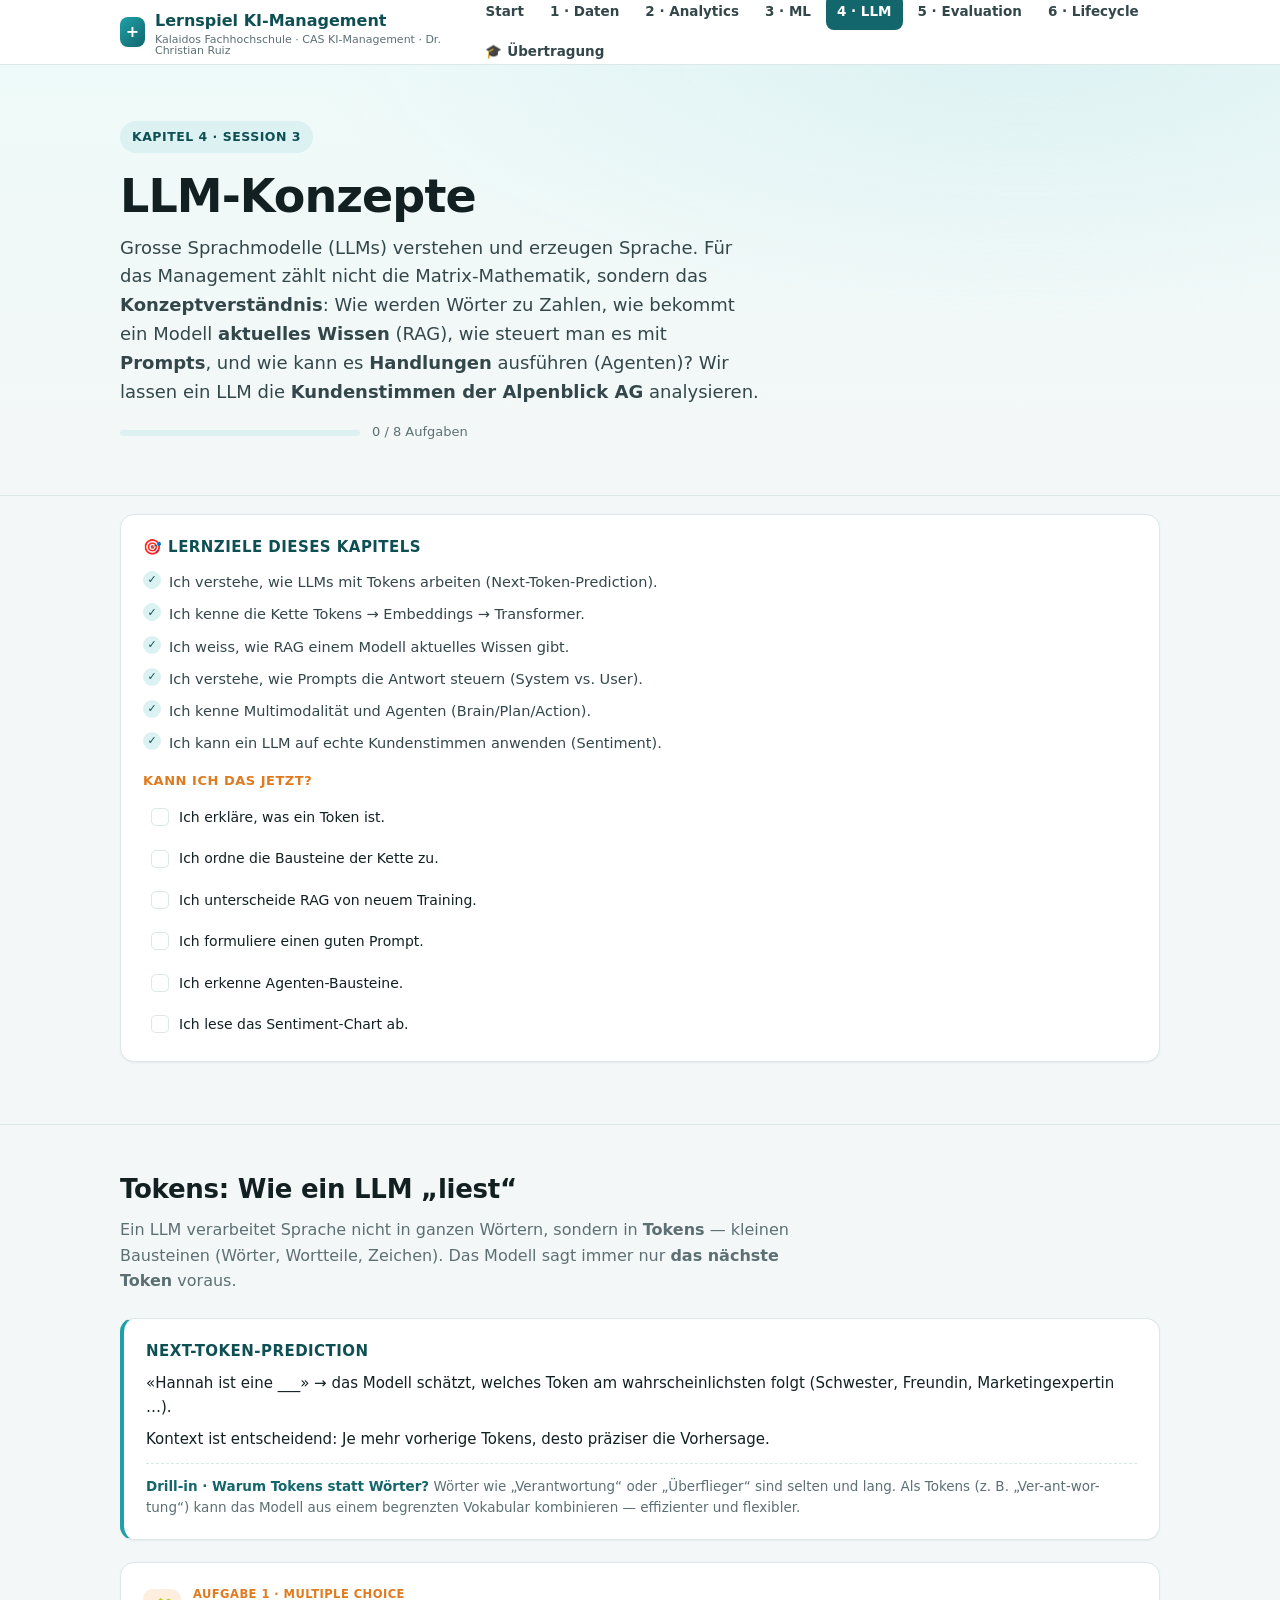
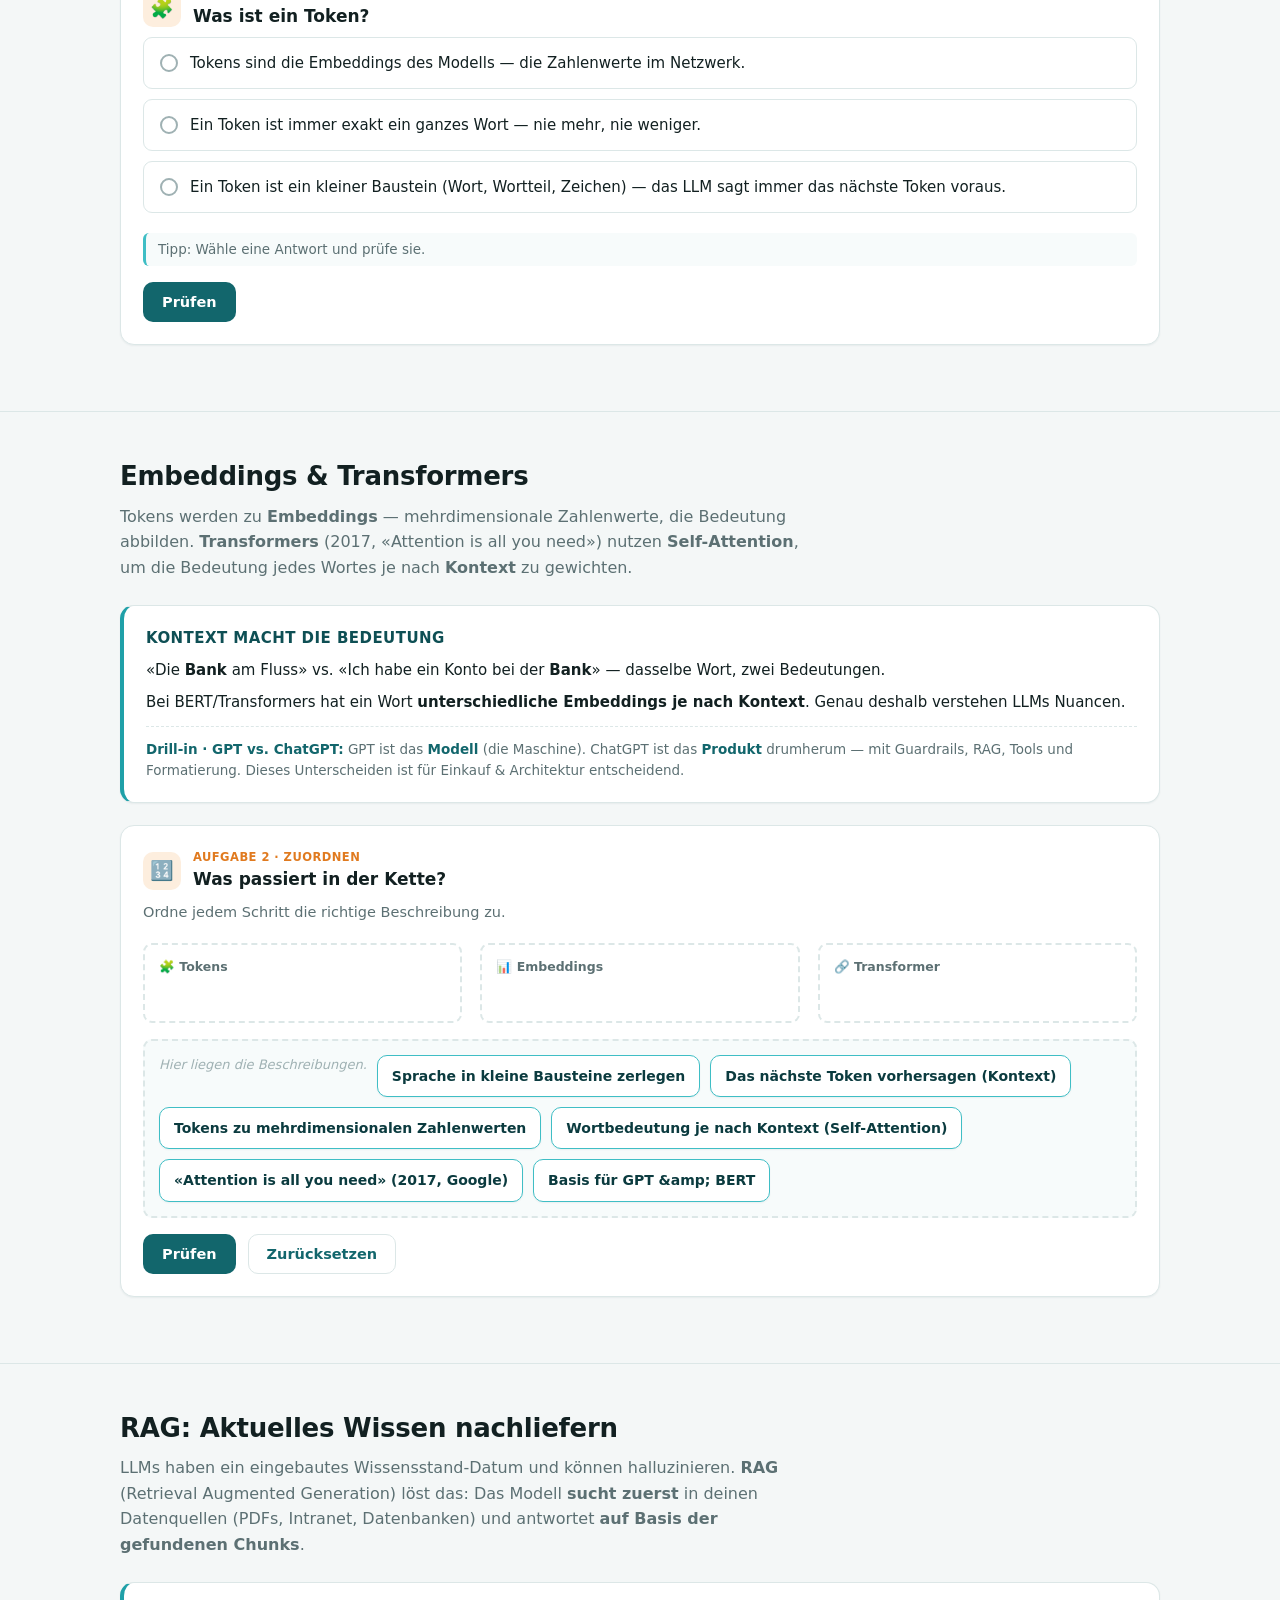
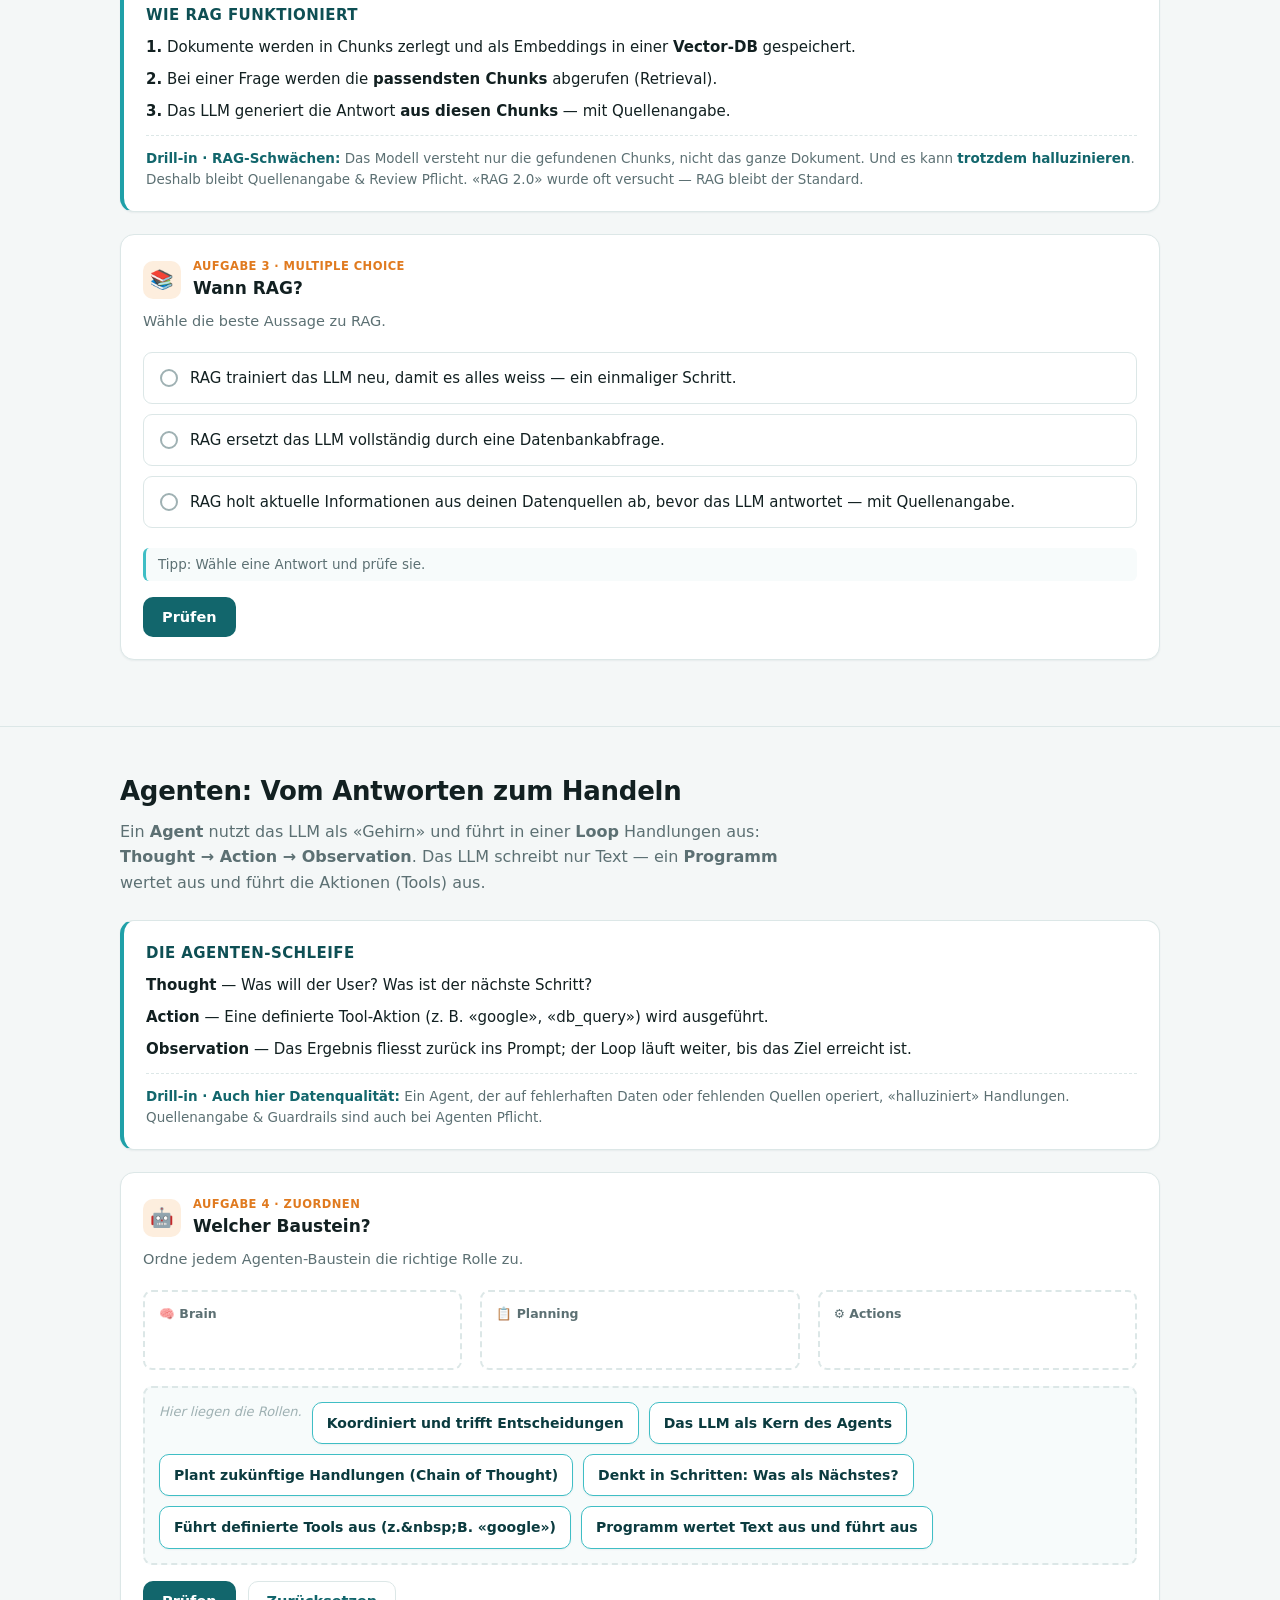
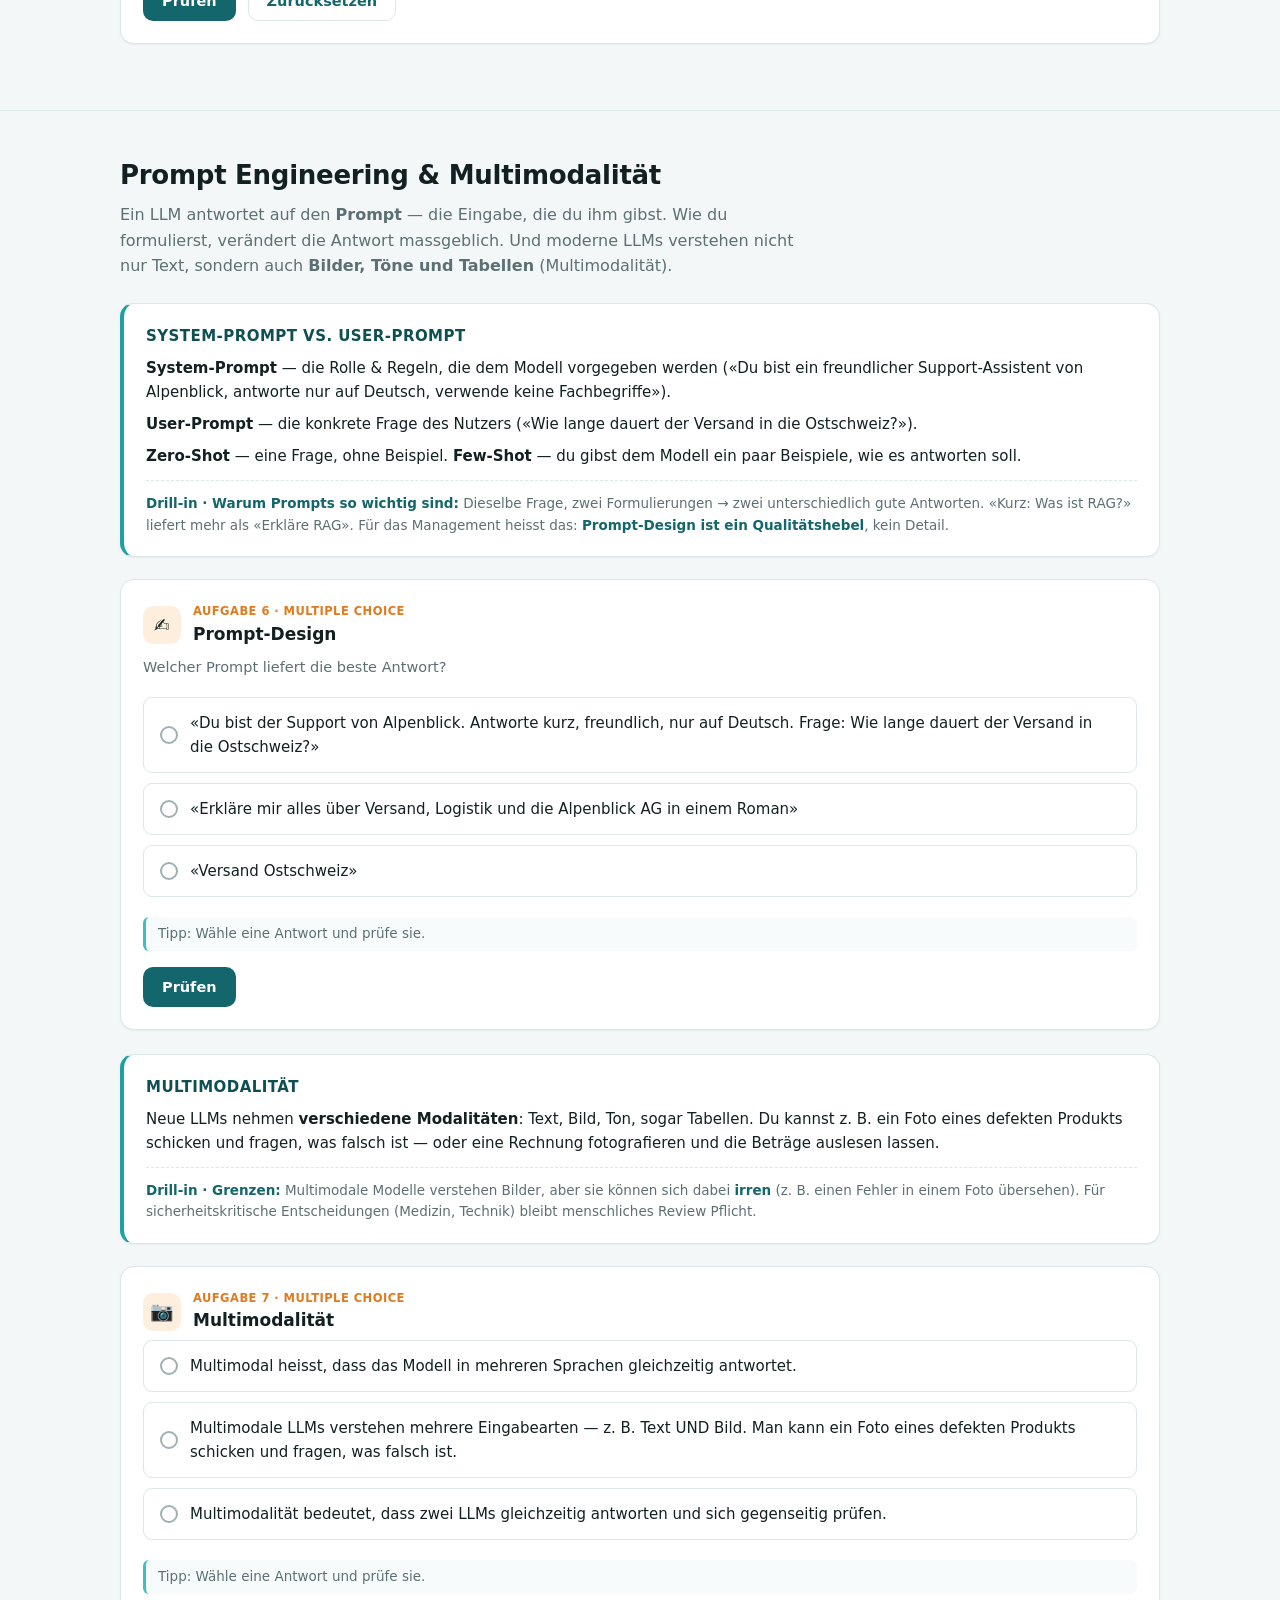
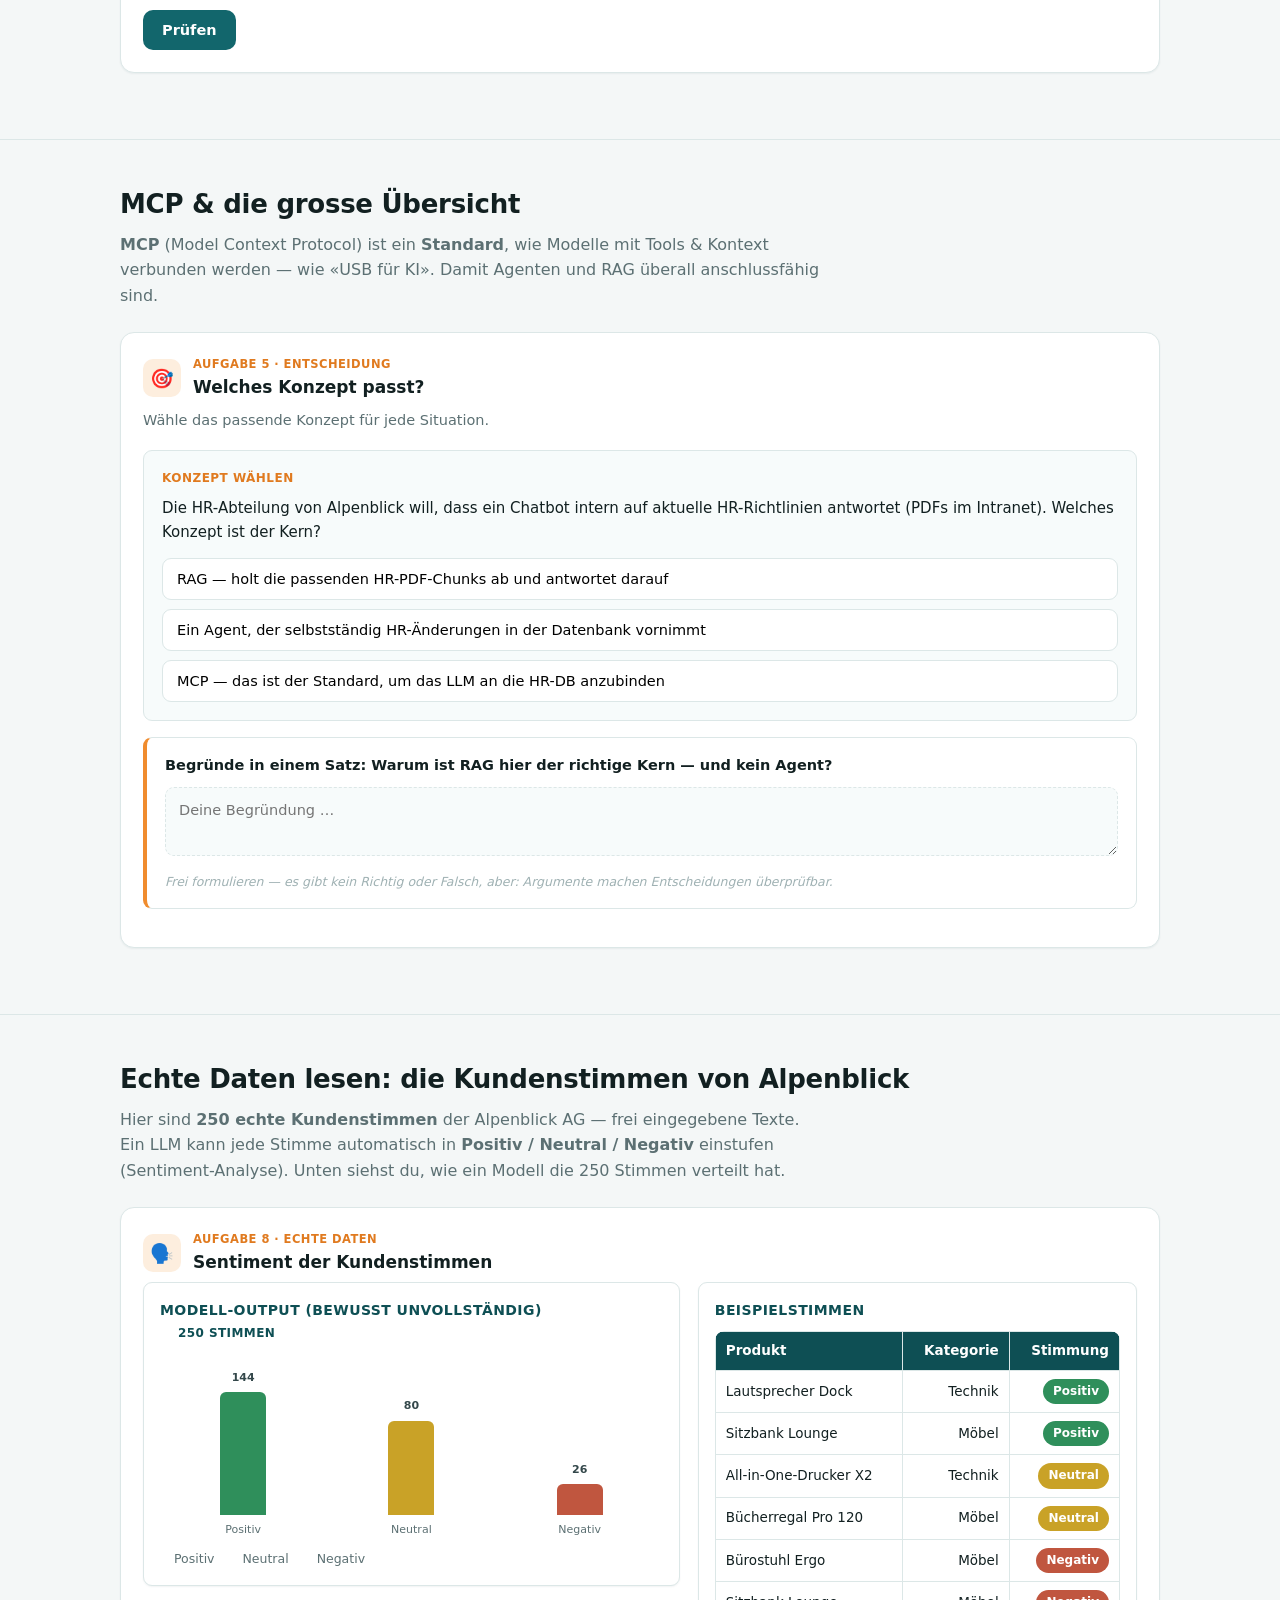
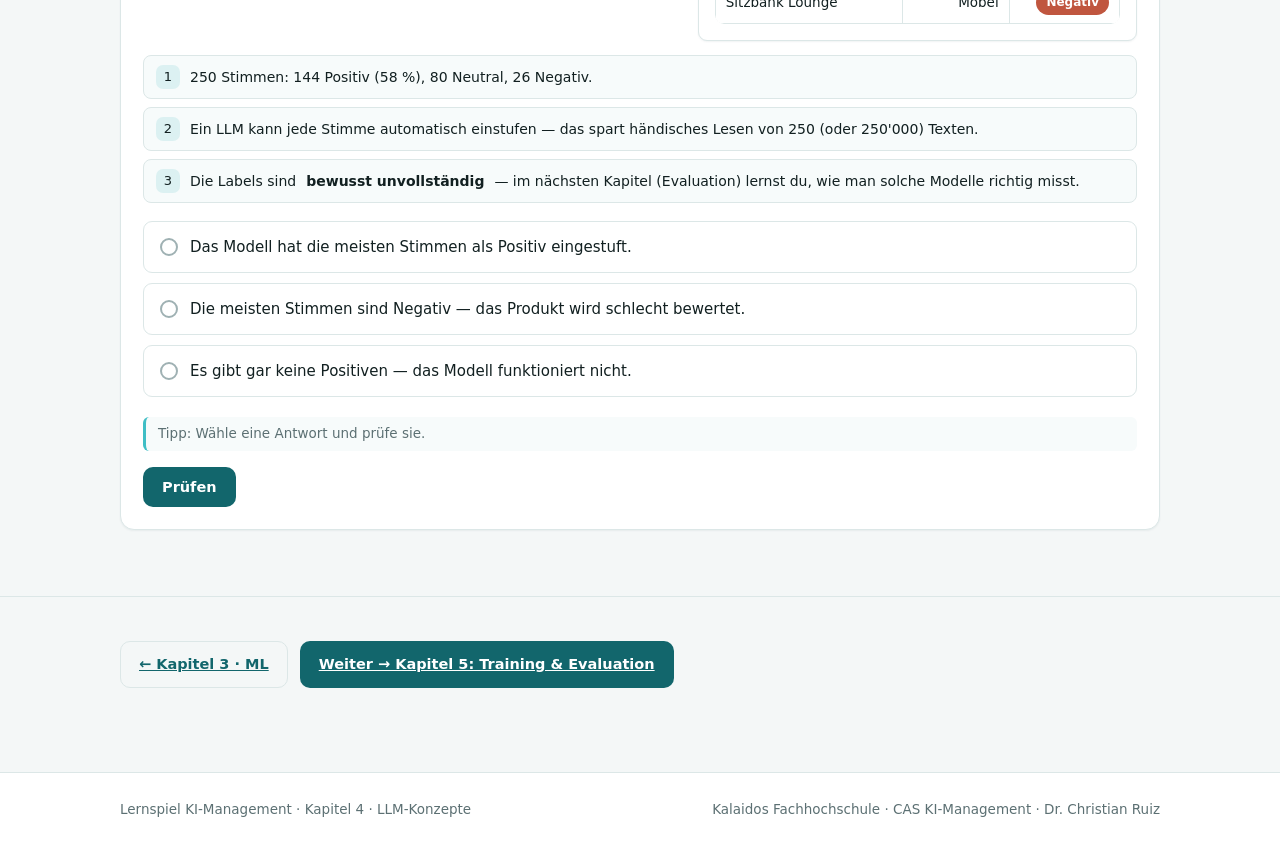
<file: game/kapitel4-llm.html>
<!DOCTYPE html>
<html lang="de">
<head>
<meta charset="UTF-8">
<meta name="viewport" content="width=device-width, initial-scale=1.0">
<title>Kapitel 4 · LLM-Konzepte — Lernspiel KI-Management</title>
<meta name="description" content="Tokens, Embeddings, Transformers, RAG, Agenten, MCP — interaktiv.">
<link rel="stylesheet" href="style.css">
</head>
<body>

<header class="topbar">
  <div class="wrap">
    <a class="brand" href="index.html">
      <span class="logo">+</span>
      <span>Lernspiel KI-Management<small>Kalaidos Fachhochschule · CAS KI-Management · Dr. Christian Ruiz</small></span>
    </a>
    <nav class="nav">
      <a href="index.html">Start</a>
      <a href="kapitel1-daten.html">1 · Daten</a>
      <a href="kapitel2-analytics.html">2 · Analytics</a>
      <a href="kapitel3-ml.html">3 · ML</a>
      <a href="kapitel4-llm.html" class="active">4 · LLM</a>
      <a href="kapitel5-eval.html">5 · Evaluation</a>
      <a href="kapitel6-lifecycle.html">6 · Lifecycle</a>
      <a href="uebertragungsarbeit.html">🎓 Übertragung</a>
    </nav>
  </div>
</header>

<section class="hero">
  <div class="wrap">
    <span class="kicker">Kapitel 4 · Session 3</span>
    <h1>LLM-Konzepte</h1>
    <p class="lead">
      Grosse Sprachmodelle (LLMs) verstehen und erzeugen Sprache. Für das Management zählt nicht die
      Matrix-Mathematik, sondern das <b>Konzeptverständnis</b>: Wie werden Wörter zu Zahlen, wie bekommt
      ein Modell <b>aktuelles Wissen</b> (RAG), wie steuert man es mit <b>Prompts</b>, und wie kann es
      <b>Handlungen</b> ausführen (Agenten)? Wir lassen ein LLM die <b>Kundenstimmen der Alpenblick AG</b>
      analysieren.
    </p>
    <div class="row mt">
      <div class="progressbar" style="width:240px"><span data-progress="k4" data-total="8" style="width:0%"></span></div>
      <span class="small muted" data-progress-label="k4">0 / 8 Aufgaben</span>
    </div>
  </div>
</section>

<!-- LERNZIELE (Rec. E) -->
<section class="section" style="padding-top:0">
  <div class="wrap">
    <div id="ch4-obj"></div>
  </div>
</section>

<!-- BEGRIFF 1: Tokens -->
<section class="section">
  <div class="wrap">
    <h2 class="sec">Tokens: Wie ein LLM „liest“</h2>
    <p class="sub">
      Ein LLM verarbeitet Sprache nicht in ganzen Wörtern, sondern in <b>Tokens</b> — kleinen Bausteinen
      (Wörter, Wortteile, Zeichen). Das Modell sagt immer nur <b>das nächste Token</b> voraus.
    </p>
    <div class="concept">
      <h4>Next-Token-Prediction</h4>
      <p>«Hannah ist eine ___» → das Modell schätzt, welches Token am wahrscheinlichsten folgt (Schwester, Freundin, Marketingexpertin …).</p>
      <p>Kontext ist entscheidend: Je mehr vorherige Tokens, desto präziser die Vorhersage.</p>
      <div class="drill"><b>Drill-in · Warum Tokens statt Wörter?</b> Wörter wie „Verantwortung“ oder „Überflieger“ sind selten und lang. Als Tokens (z.&nbsp;B. „Ver-ant-wor-tung“) kann das Modell aus einem begrenzten Vokabular kombinieren — effizienter und flexibler.</div>
    </div>

    <!-- AUFGABE 1: Tokens MC -->
    <div class="task">
      <div class="task-head">
        <div class="icon">🧩</div>
        <div><div class="type">Aufgabe 1 · Multiple Choice</div><h3>Was ist ein Token?</h3></div>
      </div>
      <div id="mc-tokens"></div>
      <div class="feedback"></div>
    </div>
  </div>
</section>

<!-- BEGRIFF 2: Embeddings & Transformers -->
<section class="section">
  <div class="wrap">
    <h2 class="sec">Embeddings &amp; Transformers</h2>
    <p class="sub">
      Tokens werden zu <b>Embeddings</b> — mehrdimensionale Zahlenwerte, die Bedeutung abbilden.
      <b>Transformers</b> (2017, «Attention is all you need») nutzen <b>Self-Attention</b>, um die Bedeutung
      jedes Wortes je nach <b>Kontext</b> zu gewichten.
    </p>
    <div class="concept">
      <h4>Kontext macht die Bedeutung</h4>
      <p>«Die <b>Bank</b> am Fluss» vs. «Ich habe ein Konto bei der <b>Bank</b>» — dasselbe Wort, zwei Bedeutungen.</p>
      <p>Bei BERT/Transformers hat ein Wort <b>unterschiedliche Embeddings je nach Kontext</b>. Genau deshalb verstehen LLMs Nuancen.</p>
      <div class="drill"><b>Drill-in · GPT vs. ChatGPT:</b> GPT ist das <b>Modell</b> (die Maschine). ChatGPT ist das <b>Produkt</b> drumherum — mit Guardrails, RAG, Tools und Formatierung. Dieses Unterscheiden ist für Einkauf &amp; Architektur entscheidend.</div>
    </div>

    <!-- AUFGABE 2: Embeddings Zuordnen -->
    <div class="task">
      <div class="task-head">
        <div class="icon">🔢</div>
        <div><div class="type">Aufgabe 2 · Zuordnen</div><h3>Was passiert in der Kette?</h3></div>
      </div>
      <p class="instr">Ordne jedem Schritt die richtige Beschreibung zu.</p>
      <div class="grid cols-3" style="margin-top:8px">
        <div class="dz" id="dz-tok"><span class="dz-label">🧩 Tokens</span><div class="dz-items"></div></div>
        <div class="dz" id="dz-emb"><span class="dz-label">📊 Embeddings</span><div class="dz-items"></div></div>
        <div class="dz" id="dz-tr"><span class="dz-label">🔗 Transformer</span><div class="dz-items"></div></div>
      </div>
      <div class="dnd-pool mt" id="emb-pool"><span class="hint">Hier liegen die Beschreibungen.</span></div>
      <div class="row">
        <button class="btn btn-primary" id="emb-check">Prüfen</button>
        <button class="btn btn-ghost" id="emb-reset">Zurücksetzen</button>
      </div>
      <div class="feedback" id="emb-fb"></div>
    </div>
  </div>
</section>

<!-- BEGRIFF 3: RAG -->
<section class="section">
  <div class="wrap">
    <h2 class="sec">RAG: Aktuelles Wissen nachliefern</h2>
    <p class="sub">
      LLMs haben ein eingebautes Wissensstand-Datum und können halluzinieren. <b>RAG</b> (Retrieval
      Augmented Generation) löst das: Das Modell <b>sucht zuerst</b> in deinen Datenquellen (PDFs,
      Intranet, Datenbanken) und antwortet <b>auf Basis der gefundenen Chunks</b>.
    </p>
    <div class="concept">
      <h4>Wie RAG funktioniert</h4>
      <p><b>1.</b> Dokumente werden in Chunks zerlegt und als Embeddings in einer <b>Vector-DB</b> gespeichert.</p>
      <p><b>2.</b> Bei einer Frage werden die <b>passendsten Chunks</b> abgerufen (Retrieval).</p>
      <p><b>3.</b> Das LLM generiert die Antwort <b>aus diesen Chunks</b> — mit Quellenangabe.</p>
      <div class="drill"><b>Drill-in · RAG-Schwächen:</b> Das Modell versteht nur die gefundenen Chunks, nicht das ganze Dokument. Und es kann <b>trotzdem halluzinieren</b>. Deshalb bleibt Quellenangabe &amp; Review Pflicht. «RAG 2.0» wurde oft versucht — RAG bleibt der Standard.</div>
    </div>

    <!-- AUFGABE 3: RAG MC -->
    <div class="task">
      <div class="task-head">
        <div class="icon">📚</div>
        <div><div class="type">Aufgabe 3 · Multiple Choice</div><h3>Wann RAG?</h3></div>
      </div>
      <p class="instr">Wähle die beste Aussage zu RAG.</p>
      <div id="mc-rag"></div>
      <div class="feedback"></div>
    </div>
  </div>
</section>

<!-- BEGRIFF 4: Agents -->
<section class="section">
  <div class="wrap">
    <h2 class="sec">Agenten: Vom Antworten zum Handeln</h2>
    <p class="sub">
      Ein <b>Agent</b> nutzt das LLM als «Gehirn» und führt in einer <b>Loop</b> Handlungen aus:
      <b>Thought → Action → Observation</b>. Das LLM schreibt nur Text — ein <b>Programm</b> wertet aus
      und führt die Aktionen (Tools) aus.
    </p>
    <div class="concept">
      <h4>Die Agenten-Schleife</h4>
      <p><b>Thought</b> — Was will der User? Was ist der nächste Schritt?</p>
      <p><b>Action</b> — Eine definierte Tool-Aktion (z.&nbsp;B. «google», «db_query») wird ausgeführt.</p>
      <p><b>Observation</b> — Das Ergebnis fliesst zurück ins Prompt; der Loop läuft weiter, bis das Ziel erreicht ist.</p>
      <div class="drill"><b>Drill-in · Auch hier Datenqualität:</b> Ein Agent, der auf fehlerhaften Daten oder fehlenden Quellen operiert, «halluziniert» Handlungen. Quellenangabe &amp; Guardrails sind auch bei Agenten Pflicht.</div>
    </div>

    <!-- AUFGABE 4: Agenten Zuordnen -->
    <div class="task">
      <div class="task-head">
        <div class="icon">🤖</div>
        <div><div class="type">Aufgabe 4 · Zuordnen</div><h3>Welcher Baustein?</h3></div>
      </div>
      <p class="instr">Ordne jedem Agenten-Baustein die richtige Rolle zu.</p>
      <div class="grid cols-3" style="margin-top:8px">
        <div class="dz" id="dz-brain"><span class="dz-label">🧠 Brain</span><div class="dz-items"></div></div>
        <div class="dz" id="dz-plan"><span class="dz-label">📋 Planning</span><div class="dz-items"></div></div>
        <div class="dz" id="dz-act"><span class="dz-label">⚙️ Actions</span><div class="dz-items"></div></div>
      </div>
      <div class="dnd-pool mt" id="agent-pool"><span class="hint">Hier liegen die Rollen.</span></div>
      <div class="row">
        <button class="btn btn-primary" id="agent-check">Prüfen</button>
        <button class="btn btn-ghost" id="agent-reset">Zurücksetzen</button>
      </div>
      <div class="feedback" id="agent-fb"></div>
    </div>
  </div>
</section>

<!-- BEGRIFF 5b: Prompt Engineering & Multimodal (Rec. D) -->
<section class="section">
  <div class="wrap">
    <h2 class="sec">Prompt Engineering &amp; Multimodalität</h2>
    <p class="sub">
      Ein LLM antwortet auf den <b>Prompt</b> — die Eingabe, die du ihm gibst. Wie du formulierst,
      verändert die Antwort massgeblich. Und moderne LLMs verstehen nicht nur Text, sondern auch
      <b>Bilder, Töne und Tabellen</b> (Multimodalität).
    </p>

    <div class="concept">
      <h4>System-Prompt vs. User-Prompt</h4>
      <p><b>System-Prompt</b> — die Rolle &amp; Regeln, die dem Modell vorgegeben werden («Du bist ein freundlicher Support-Assistent von Alpenblick, antworte nur auf Deutsch, verwende keine Fachbegriffe»).</p>
      <p><b>User-Prompt</b> — die konkrete Frage des Nutzers («Wie lange dauert der Versand in die Ostschweiz?»).</p>
      <p><b>Zero-Shot</b> — eine Frage, ohne Beispiel. <b>Few-Shot</b> — du gibst dem Modell ein paar Beispiele, wie es antworten soll.</p>
      <div class="drill"><b>Drill-in · Warum Prompts so wichtig sind:</b> Dieselbe Frage, zwei Formulierungen → zwei unterschiedlich gute Antworten. «Kurz: Was ist RAG?» liefert mehr als «Erkläre RAG». Für das Management heisst das: <b>Prompt-Design ist ein Qualitätshebel</b>, kein Detail.</div>
    </div>

    <!-- AUFGABE 6: Prompt MC -->
    <div class="task">
      <div class="task-head">
        <div class="icon">✍️</div>
        <div><div class="type">Aufgabe 6 · Multiple Choice</div><h3>Prompt-Design</h3></div>
      </div>
      <p class="instr">Welcher Prompt liefert die beste Antwort?</p>
      <div id="mc-prompt"></div>
      <div class="feedback"></div>
    </div>

    <div class="concept" style="margin-top:24px">
      <h4>Multimodalität</h4>
      <p>Neue LLMs nehmen <b>verschiedene Modalitäten</b>: Text, Bild, Ton, sogar Tabellen. Du kannst z.&nbsp;B. ein Foto eines defekten Produkts schicken und fragen, was falsch ist — oder eine Rechnung fotografieren und die Beträge auslesen lassen.</p>
      <div class="drill"><b>Drill-in · Grenzen:</b> Multimodale Modelle verstehen Bilder, aber sie können sich dabei <b>irren</b> (z.&nbsp;B. einen Fehler in einem Foto übersehen). Für sicherheitskritische Entscheidungen (Medizin, Technik) bleibt menschliches Review Pflicht.</div>
    </div>

    <!-- AUFGABE 7: Multimodal MC -->
    <div class="task">
      <div class="task-head">
        <div class="icon">📷</div>
        <div><div class="type">Aufgabe 7 · Multiple Choice</div><h3>Multimodalität</h3></div>
      </div>
      <div id="mc-multi"></div>
      <div class="feedback"></div>
    </div>
  </div>
</section>

<!-- BEGRIFF 5: MCP + Hands-On -->
<section class="section">
  <div class="wrap">
    <h2 class="sec">MCP &amp; die grosse Übersicht</h2>
    <p class="sub">
      <b>MCP</b> (Model Context Protocol) ist ein <b>Standard</b>, wie Modelle mit Tools &amp; Kontext
      verbunden werden — wie «USB für KI». Damit Agenten und RAG überall anschlussfähig sind.
    </p>

    <!-- AUFGABE 5: Szenario RAG vs. Agent vs. MCP -->
    <div class="task">
      <div class="task-head">
        <div class="icon">🎯</div>
        <div><div class="type">Aufgabe 5 · Entscheidung</div><h3>Welches Konzept passt?</h3></div>
      </div>
      <p class="instr">Wähle das passende Konzept für jede Situation.</p>
      <div id="sc-llm"></div>
      <div id="reason-llm" style="margin-top:16px"></div>
    </div>
  </div>
</section>

<!-- ECHTE DATEN: Kundenstimmen (Rec. B) -->
<section class="section">
  <div class="wrap">
    <h2 class="sec">Echte Daten lesen: die Kundenstimmen von Alpenblick</h2>
    <p class="sub">
      Hier sind <b>250 echte Kundenstimmen</b> der Alpenblick AG — frei eingegebene Texte. Ein LLM kann
      jede Stimme automatisch in <b>Positiv / Neutral / Negativ</b> einstufen (Sentiment-Analyse).
      Unten siehst du, wie ein Modell die 250 Stimmen verteilt hat.
    </p>
    <div class="task">
      <div class="task-head">
        <div class="icon">🗣️</div>
        <div><div class="type">Aufgabe 8 · Echte Daten</div><h3>Sentiment der Kundenstimmen</h3></div>
      </div>
      <div class="explorer" id="review-explorer">
        <div class="panel">
          <h4>Modell-Output (bewusst unvollständig) <span class="pill" id="review-count" style="margin-left:8px">lädt…</span></h4>
          <div class="barchart" id="review-chart" style="margin-top:12px"></div>
          <div class="legend" style="margin-top:10px">
            <span class="lg-flag" style="background:#2f8f5b"></span> Positiv
            <span class="lg-flag" style="background:#c9a227"></span> Neutral
            <span class="lg-flag" style="background:#c0563f"></span> Negativ
          </div>
        </div>
        <div class="panel">
          <h4>Beispielstimmen</h4>
          <div class="table-wrap" style="margin-top:10px">
            <table class="datatable" id="review-table">
              <thead><tr><th>Produkt</th><th>Kategorie</th><th>Stimmung</th></tr></thead>
              <tbody></tbody>
            </table>
          </div>
        </div>
      </div>
      <div class="findings" id="review-findings" style="margin-top:14px"></div>
      <div id="mc-review" style="margin-top:18px"></div>
      <div class="feedback"></div>
    </div>
  </div>
</section>

<section class="section">
  <div class="wrap">
    <div class="row">
      <a class="btn btn-ghost" href="kapitel3-ml.html">← Kapitel 3 · ML</a>
      <a class="btn btn-primary" href="kapitel5-eval.html">Weiter → Kapitel 5: Training &amp; Evaluation</a>
    </div>
  </div>
</section>

<footer class="footer">
  <div class="wrap">
    <span>Lernspiel KI-Management · Kapitel 4 · LLM-Konzepte</span>
    <span>Kalaidos Fachhochschule · CAS KI-Management · Dr. Christian Ruiz</span>
  </div>
</footer>

<script src="app.js"></script>
<script>
(function(){
  function bindCheck(checkBtn, resetBtn, kit, fbEl, ch, task, doneMsg){
    document.getElementById(checkBtn).addEventListener("click",()=>{
      const r = kit.check();
      if(!r.allPlaced){ KI.feedback(fbEl,false,"Bitte zuerst alle Elemente ziehen. Du kannst jederzeit nachziehen."); return; }
      if(r.allCorrect){ KI.feedback(fbEl,true,doneMsg); KI.Store.mark(ch,task); }
      else { KI.feedback(fbEl,false,"Noch nicht alles richtig – die markierten Kategorien sind falsch. Korrigiere und prüfe erneut."); }
    });
    document.getElementById(resetBtn).addEventListener("click",()=>{ kit.reset(); fbEl.className="feedback"; fbEl.innerHTML=""; });
  }

  // Aufgabe 2: Embeddings Kette
  const eChips = [
    {id:"e1", text:"Sprache in kleine Bausteine zerlegen", key:"tok"},
    {id:"e2", text:"Das nächste Token vorhersagen (Kontext)", key:"tok"},
    {id:"e3", text:"Tokens zu mehrdimensionalen Zahlenwerten", key:"emb"},
    {id:"e4", text:"Wortbedeutung je nach Kontext (Self-Attention)", key:"emb"},
    {id:"e5", text:"«Attention is all you need» (2017, Google)", key:"tr"},
    {id:"e6", text:"Basis für GPT &amp; BERT", key:"tr"}
  ];
  const eZones = [{id:"dz-tok",key:"tok"},{id:"dz-emb",key:"emb"},{id:"dz-tr",key:"tr"}];
  const kitE = KI.dragKit({ poolId:"emb-pool", chips:eChips, zones:eZones });
  bindCheck("emb-check","emb-reset",kitE, document.getElementById("emb-fb"), "k4","t2",
    "Sehr gut! Tokens → Embeddings → Transformer: die Kette sitzt.");

  // Aufgabe 4: Agenten Bausteine
  const aChips = [
    {id:"a1", text:"Koordiniert und trifft Entscheidungen", key:"brain"},
    {id:"a2", text:"Das LLM als Kern des Agents", key:"brain"},
    {id:"a3", text:"Plant zukünftige Handlungen (Chain of Thought)", key:"plan"},
    {id:"a4", text:"Denkt in Schritten: Was als Nächstes?", key:"plan"},
    {id:"a5", text:"Führt definierte Tools aus (z.&nbsp;B. «google»)", key:"act"},
    {id:"a6", text:"Programm wertet Text aus und führt aus", key:"act"}
  ];
  const aZones = [{id:"dz-brain",key:"brain"},{id:"dz-plan",key:"plan"},{id:"dz-act",key:"act"}];
  const kitA = KI.dragKit({ poolId:"agent-pool", chips:aChips, zones:aZones });
  bindCheck("agent-check","agent-reset",kitA, document.getElementById("agent-fb"), "k4","t4",
    "Korrekt! Brain (LLM), Planning (Schritte), Actions (Tools) — die Agenten-Schleife.");
})();

/* Aufgabe 1: Tokens MC */
KI.initMC({
  containerId:"mc-tokens", chapter:"k4", taskId:"t1",
  options:[
    {text:"Ein Token ist ein kleiner Baustein (Wort, Wortteil, Zeichen) — das LLM sagt immer das nächste Token voraus.", correct:true, reason:"Richtig. LLMs arbeiten mit Next-Token-Prediction auf Token-Ebene. Kontext bestimmt, welches Token als Nächstes wahrscheinlich ist."},
    {text:"Ein Token ist immer exakt ein ganzes Wort — nie mehr, nie weniger.", correct:false, reason:"Nein. Tokens können Wortteile oder Zeichen sein (z.&nbsp;B. «Ver-ant-wor-tung»). Das macht das Modell flexibler und effizienter."},
    {text:"Tokens sind die Embeddings des Modells — die Zahlenwerte im Netzwerk.", correct:false, reason:"Nein. Tokens sind die Eingabe-Bausteine; Embeddings sind die Zahlenwerte, die aus Tokens entstehen. Zwei verschiedene Stufen."}
  ]
});

/* Aufgabe 3: RAG MC */
KI.initMC({
  containerId:"mc-rag", chapter:"k4", taskId:"t3",
  options:[
    {text:"RAG holt aktuelle Informationen aus deinen Datenquellen ab, bevor das LLM antwortet — mit Quellenangabe.", correct:true, reason:"Genau. RAG löst das Wissensstand-Problem: Retrieval aus Vector-DB, dann Generierung aus den gefundenen Chunks. Quellenangabe bleibt Pflicht."},
    {text:"RAG trainiert das LLM neu, damit es alles weiss — ein einmaliger Schritt.", correct:false, reason:"Nein. RAG trainiert nicht neu. Es holt zur Laufzeit passende Chunks ab — deshalb bleibt es aktuell und nachvollziehbar."},
    {text:"RAG ersetzt das LLM vollständig durch eine Datenbankabfrage.", correct:false, reason:"Nein. RAG ergänzt das LLM: Die DB liefert Kontext, das LLM formuliert die Antwort. Beide zusammen — nicht das eine oder das andere."}
  ]
});

/* Aufgabe 5: Szenario RAG vs. Agent vs. MCP */
KI.initScenario({
  containerId:"sc-llm", chapter:"k4", taskId:"t5",
  role:"Konzept wählen",
  prompt:"Die HR-Abteilung von Alpenblick will, dass ein Chatbot intern auf aktuelle HR-Richtlinien antwortet (PDFs im Intranet). Welches Konzept ist der Kern?",
  options:[
    {text:"RAG — holt die passenden HR-PDF-Chunks ab und antwortet darauf", good:true,
     consequence:"Richtig. Aktuelle interne Dokumente + Quellenangabe = RAG. Der Klassiker für «Fragen an unsere eigenen Dokumente»."},
    {text:"Ein Agent, der selbstständig HR-Änderungen in der Datenbank vornimmt", good:false,
     consequence:"Zu viel. Für das Beantworten von Fragen an Dokumente reicht RAG. Ein Agent, der selbst handelt, wäre hier überdimensioniert und riskant."},
    {text:"MCP — das ist der Standard, um das LLM an die HR-DB anzubinden", good:false,
     consequence:"MCP ist ein Anschluss-Standard (wie «USB für KI»), nicht die Lösung für «Fragen an Dokumente». RAG ist hier der Kern."}
  ]
});
KI.reasonBox({
  containerId:"reason-llm", chapter:"k4", taskId:"t5-reason",
  prompt:"Begründe in einem Satz: Warum ist RAG hier der richtige Kern — und kein Agent?"
});

/* Aufgabe 6: Prompt-Design MC */
KI.initMC({
  containerId:"mc-prompt", chapter:"k4", taskId:"t6",
  options:[
    {text:"«Du bist der Support von Alpenblick. Antworte kurz, freundlich, nur auf Deutsch. Frage: Wie lange dauert der Versand in die Ostschweiz?»", correct:true,
     reason:"Genau. Rolle (System-Prompt) + konkrete Frage (User-Prompt) + Stilvorgaben. Das gibt dem Modell einen klaren Rahmen — die Antwort wird konsistent und nützlich."},
    {text:"«Versand Ostschweiz»", correct:false,
     reason:"Zu knapp. Ohne Rolle, Stil und Kontext antwortet das Modell frei — mal zu lang, mal im falschen Ton. Prompt-Design ist ein Qualitätshebel."},
    {text:"«Erkläre mir alles über Versand, Logistik und die Alpenblick AG in einem Roman»", correct:false,
     reason:"Zu offen. Das Modell produziert viel Text, aber wenig Nützliches. Grosse, offene Prompts sind teuer und unpräzise — besser: konkret und gerahmt."}
  ]
});

/* Aufgabe 7: Multimodalität MC */
KI.initMC({
  containerId:"mc-multi", chapter:"k4", taskId:"t7",
  options:[
    {text:"Multimodale LLMs verstehen mehrere Eingabearten — z.&nbsp;B. Text UND Bild. Man kann ein Foto eines defekten Produkts schicken und fragen, was falsch ist.", correct:true,
     reason:"Richtig. Multimodalität = mehrere Modalitäten (Text, Bild, Ton, Tabelle). Ein Foto als Eingabe ist der typische Fall."},
    {text:"Multimodal heisst, dass das Modell in mehreren Sprachen gleichzeitig antwortet.", correct:false,
     reason:"Nein. Mehrsprachigkeit ist etwas anderes. «Multimodal» bezieht sich auf die ART der Eingabe (Text/Bild/Ton), nicht auf die Sprache."},
    {text:"Multimodalität bedeutet, dass zwei LLMs gleichzeitig antworten und sich gegenseitig prüfen.", correct:false,
     reason:"Nein. Das wäre ein Multi-Agenten-Setup. Multimodalität beschreibt die Eingabearten, die ein einzelnes Modell versteht."}
  ]
});

/* Aufgabe 8: Echte Kundenstimmen (Sentiment) — Rec. B */
(function(){
  const chart  = document.getElementById("review-chart");
  const count  = document.getElementById("review-count");
  const tbody  = document.querySelector("#review-table tbody");
  const find   = document.getElementById("review-findings");
  const fmt = n => Math.round(n).toLocaleString("de-CH");
  const colors = {"Positiv":"#2f8f5b","Neutral":"#c9a227","Negativ":"#c0563f"};
  KI.csvLoad("files/alpenblick_kundenstimmen.csv").then(rows=>{
    const c = {Positiv:0, Neutral:0, Negativ:0};
    rows.forEach(r=>{ const s=r["Stimmung"]; if(c[s]!==undefined) c[s]++; });
    const total = rows.length;
    const order = ["Positiv","Neutral","Negativ"];
    const max = Math.max(...order.map(k=>c[k]))||1;

    count.textContent = fmt(total)+" Stimmen";
    chart.innerHTML = order.map(k=>`
      <div class="bar-col">
        <div class="bar-val">${c[k]}</div>
        <div class="bar" style="height:${Math.max(4, c[k]/max*100)}%;background:${colors[k]}"></div>
        <div class="bar-lbl">${k}</div>
      </div>`).join("");

    // Beispielstimmen: je 2 pro Stimmung
    const pick = {};
    order.forEach(k=>pick[k]=[]);
    rows.forEach(r=>{ const s=r["Stimmung"]; if(pick[s]&&pick[s].length<2) pick[s].push(r); });
    tbody.innerHTML = order.flatMap(k=>pick[k]).map(r=>`
      <tr><td>${r["Produkt"]}</td><td>${r["Kategorie"]}</td>
      <td><span class="pill" style="background:${colors[r["Stimmung"]]};color:#fff">${r["Stimmung"]}</span></td></tr>`).join("");

    const posPct = (c.Positiv/total*100).toFixed(0);
    find.innerHTML = `
      <li><span class="fi">1</span> ${fmt(total)} Stimmen: ${c.Positiv} Positiv (${posPct} %), ${c.Neutral} Neutral, ${c.Negativ} Negativ.</li>
      <li><span class="fi">2</span> Ein LLM kann jede Stimme automatisch einstufen — das spart händisches Lesen von 250 (oder 250'000) Texten.</li>
      <li><span class="fi">3</span> Die Labels sind <b>bewusst unvollständig</b> — im nächsten Kapitel (Evaluation) lernst du, wie man solche Modelle richtig misst.</li>`;

    KI.initMC({
      containerId:"mc-review", chapter:"k4", taskId:"t8",
      options:[
        {text:"Das Modell hat die meisten Stimmen als Positiv eingestuft.", correct:true,
         reason:`Genau. ${c.Positiv} von ${total} (${posPct} %) sind Positiv — die Kundenstimmen fallen überwiegend positiv aus.`},
        {text:"Die meisten Stimmen sind Negativ — das Produkt wird schlecht bewertet.", correct:false,
         reason:`Nein. Negativ sind nur ${c.Negativ} von ${total}. Positiv (${c.Positiv}) ist die grösste Gruppe. Lies den Balken ab, bevor du urteilst.`},
        {text:"Es gibt gar keine Positiven — das Modell funktioniert nicht.", correct:false,
         reason:`Nein. ${c.Positiv} Stimmen sind klar als Positiv erkannt. Das Modell arbeitet — die Labels sind nur bewusst unvollständig (Kapitel 5).`}
      ]
    });
  }).catch(err=>{
    count.textContent = "Fehler beim Laden";
    find.innerHTML = `<li><span class="fi">!</span> Die Kundenstimmen konnten nicht geladen werden (${err}).</li>`;
  });
})();

/* Lernziele (Rec. E) */
KI.initObjectives({
  containerId:"ch4-obj", chapter:"k4",
  items:[
    {text:"Ich verstehe, wie LLMs mit Tokens arbeiten (Next-Token-Prediction).", check:"Ich erkläre, was ein Token ist."},
    {text:"Ich kenne die Kette Tokens → Embeddings → Transformer.", check:"Ich ordne die Bausteine der Kette zu."},
    {text:"Ich weiss, wie RAG einem Modell aktuelles Wissen gibt.", check:"Ich unterscheide RAG von neuem Training."},
    {text:"Ich verstehe, wie Prompts die Antwort steuern (System vs. User).", check:"Ich formuliere einen guten Prompt."},
    {text:"Ich kenne Multimodalität und Agenten (Brain/Plan/Action).", check:"Ich erkenne Agenten-Bausteine."},
    {text:"Ich kann ein LLM auf echte Kundenstimmen anwenden (Sentiment).", check:"Ich lese das Sentiment-Chart ab."}
  ]
});
</script>
</body>
</html>
</file>
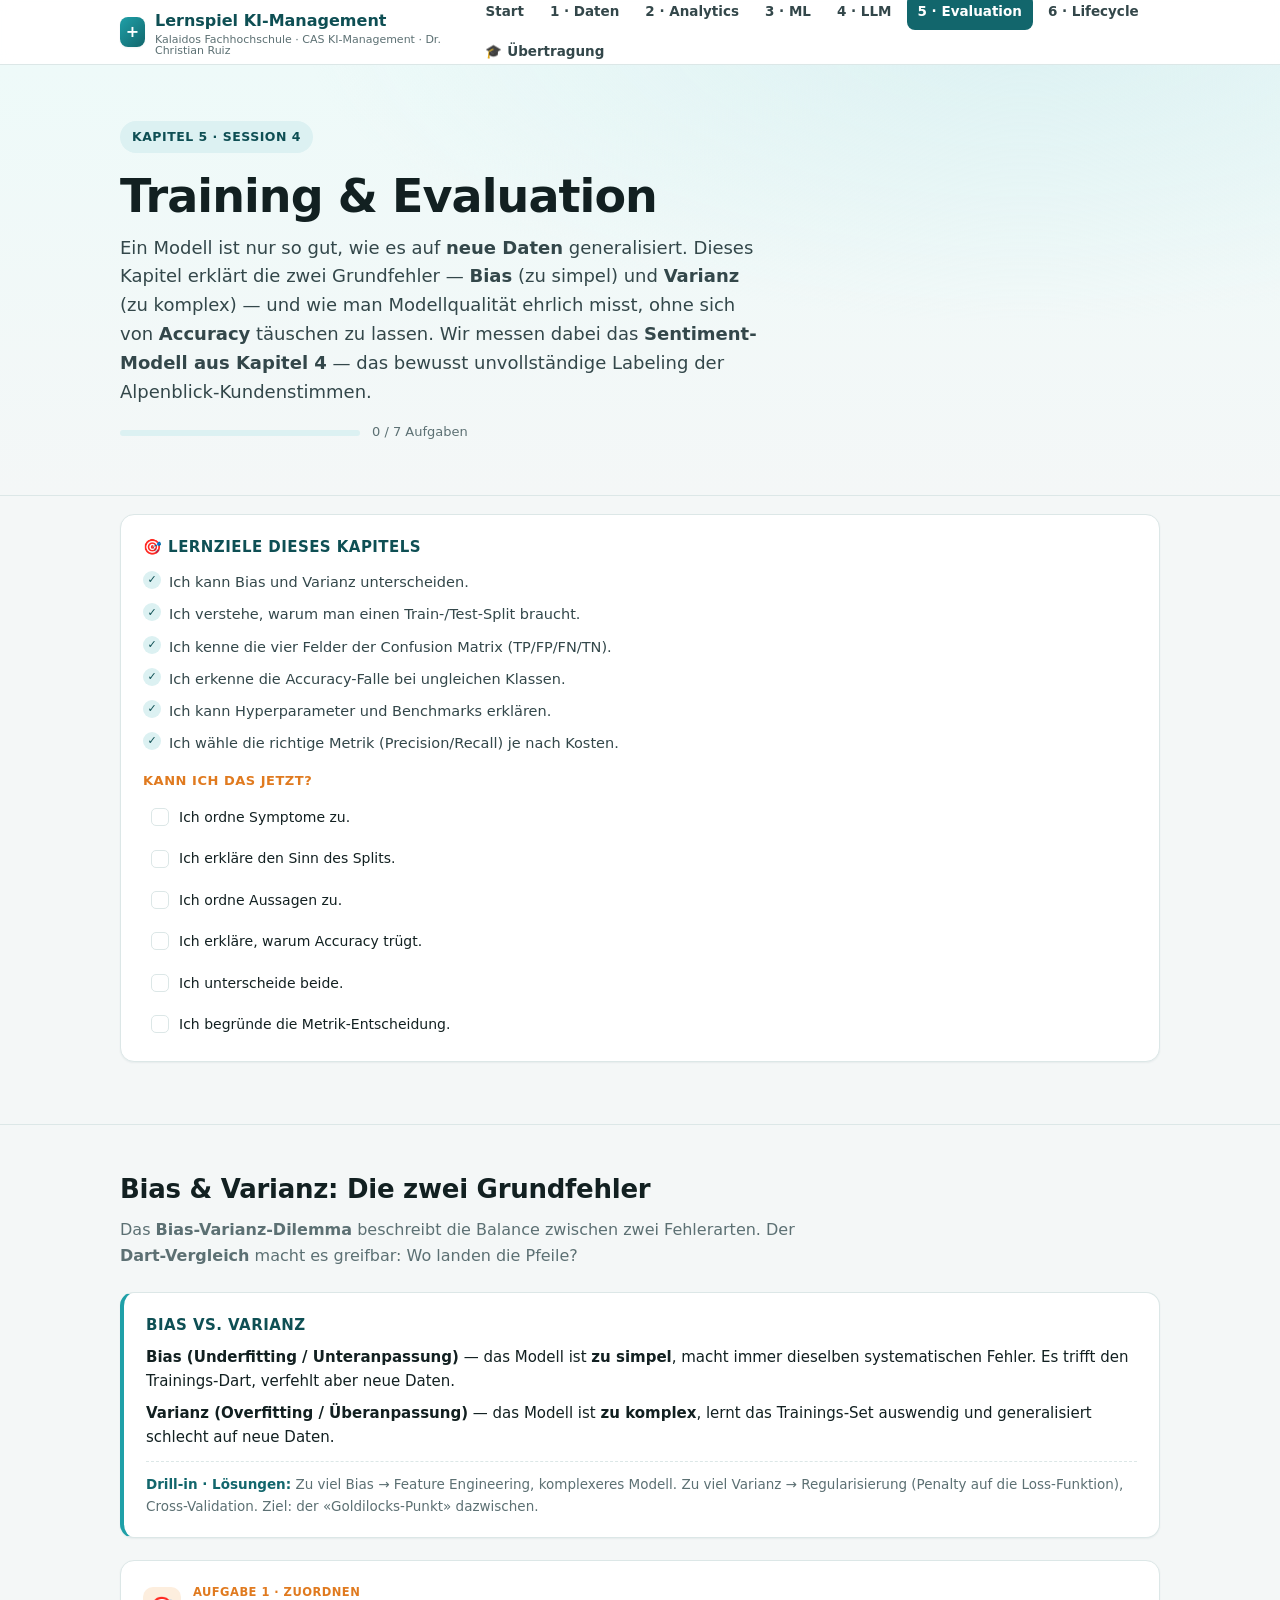
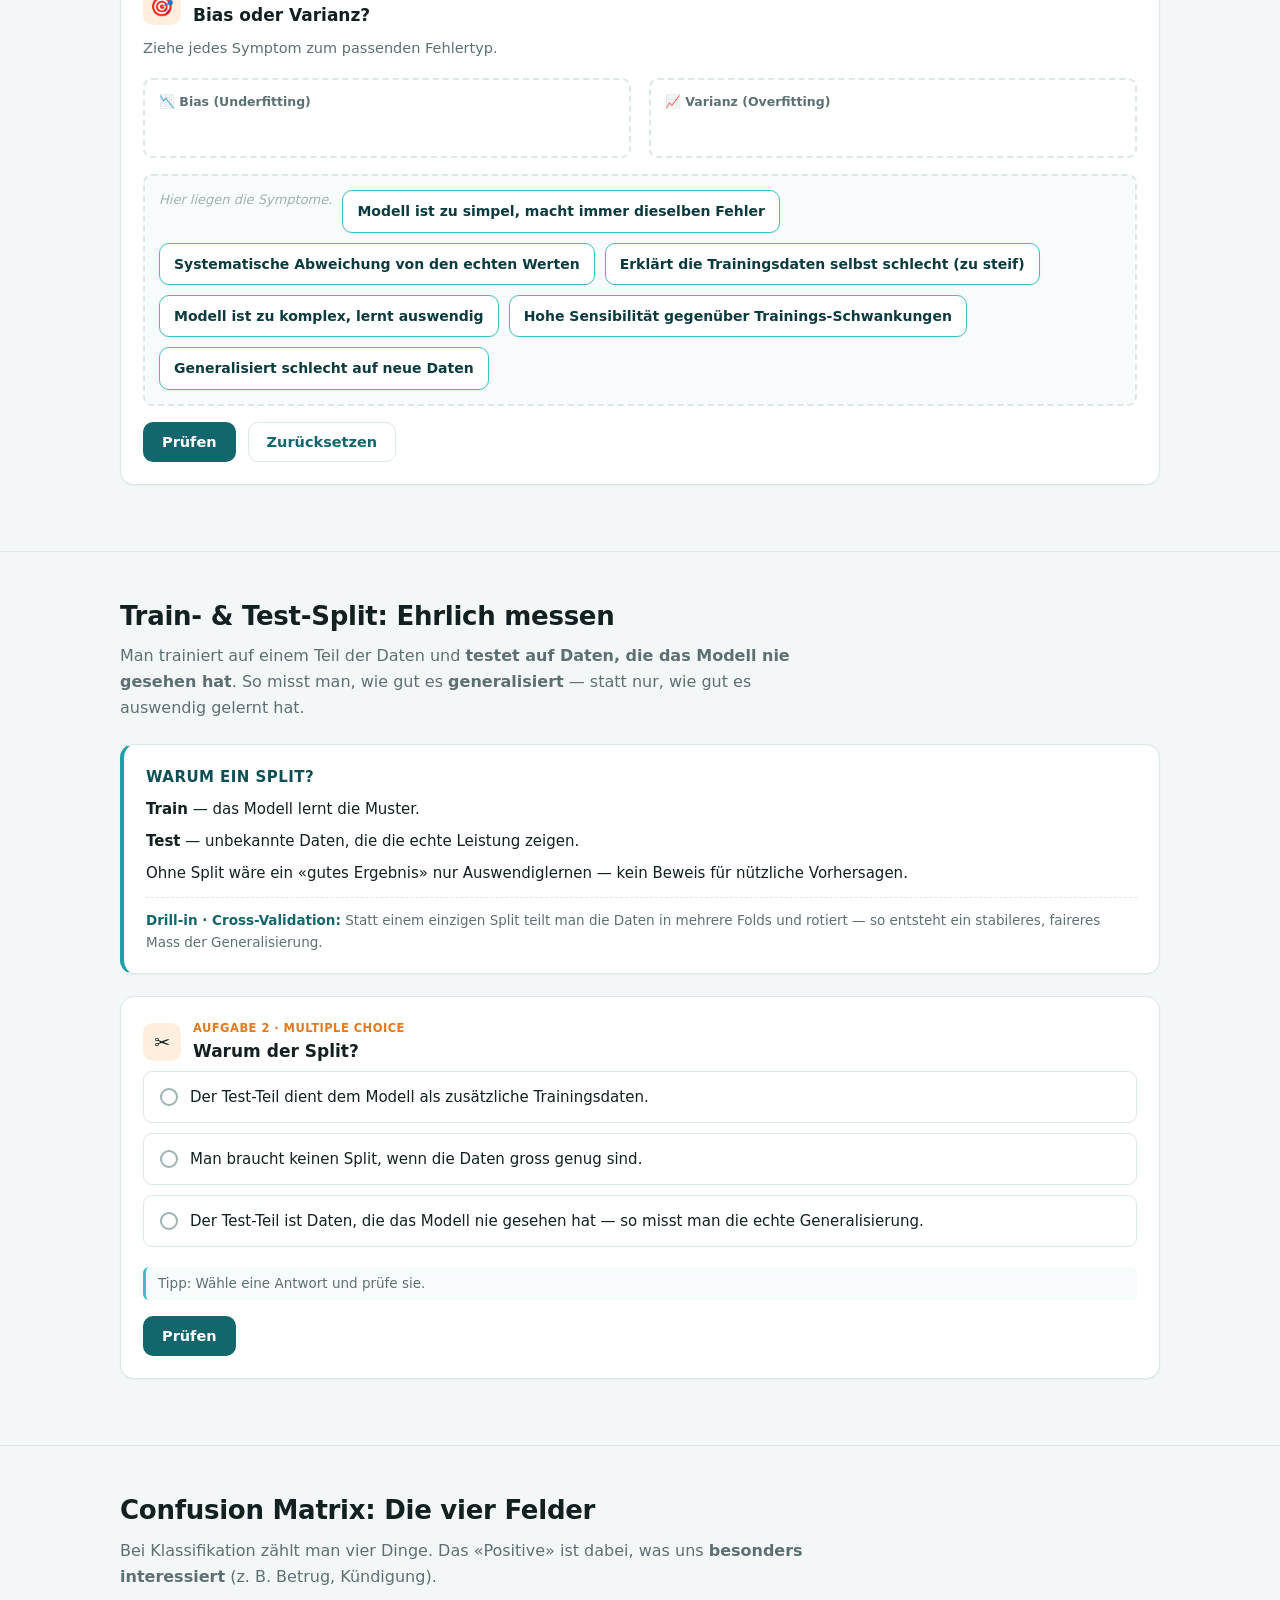
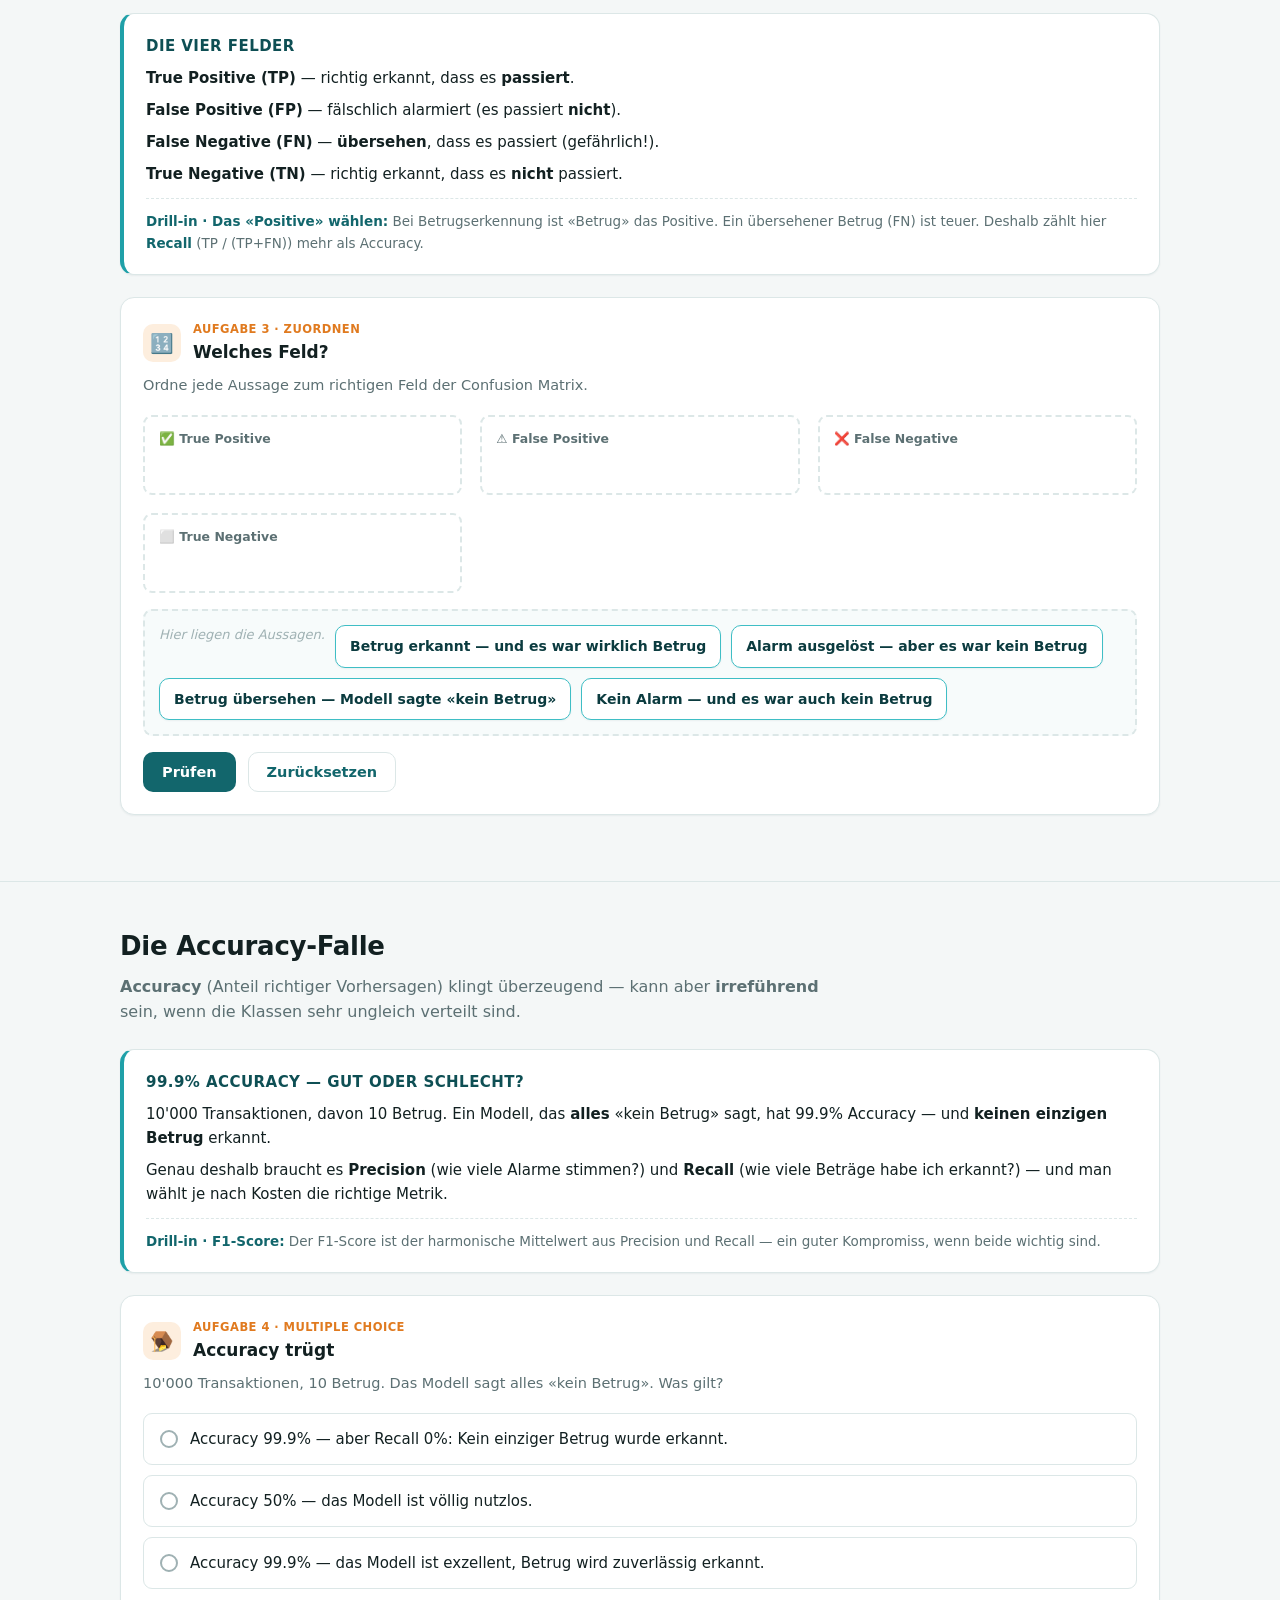
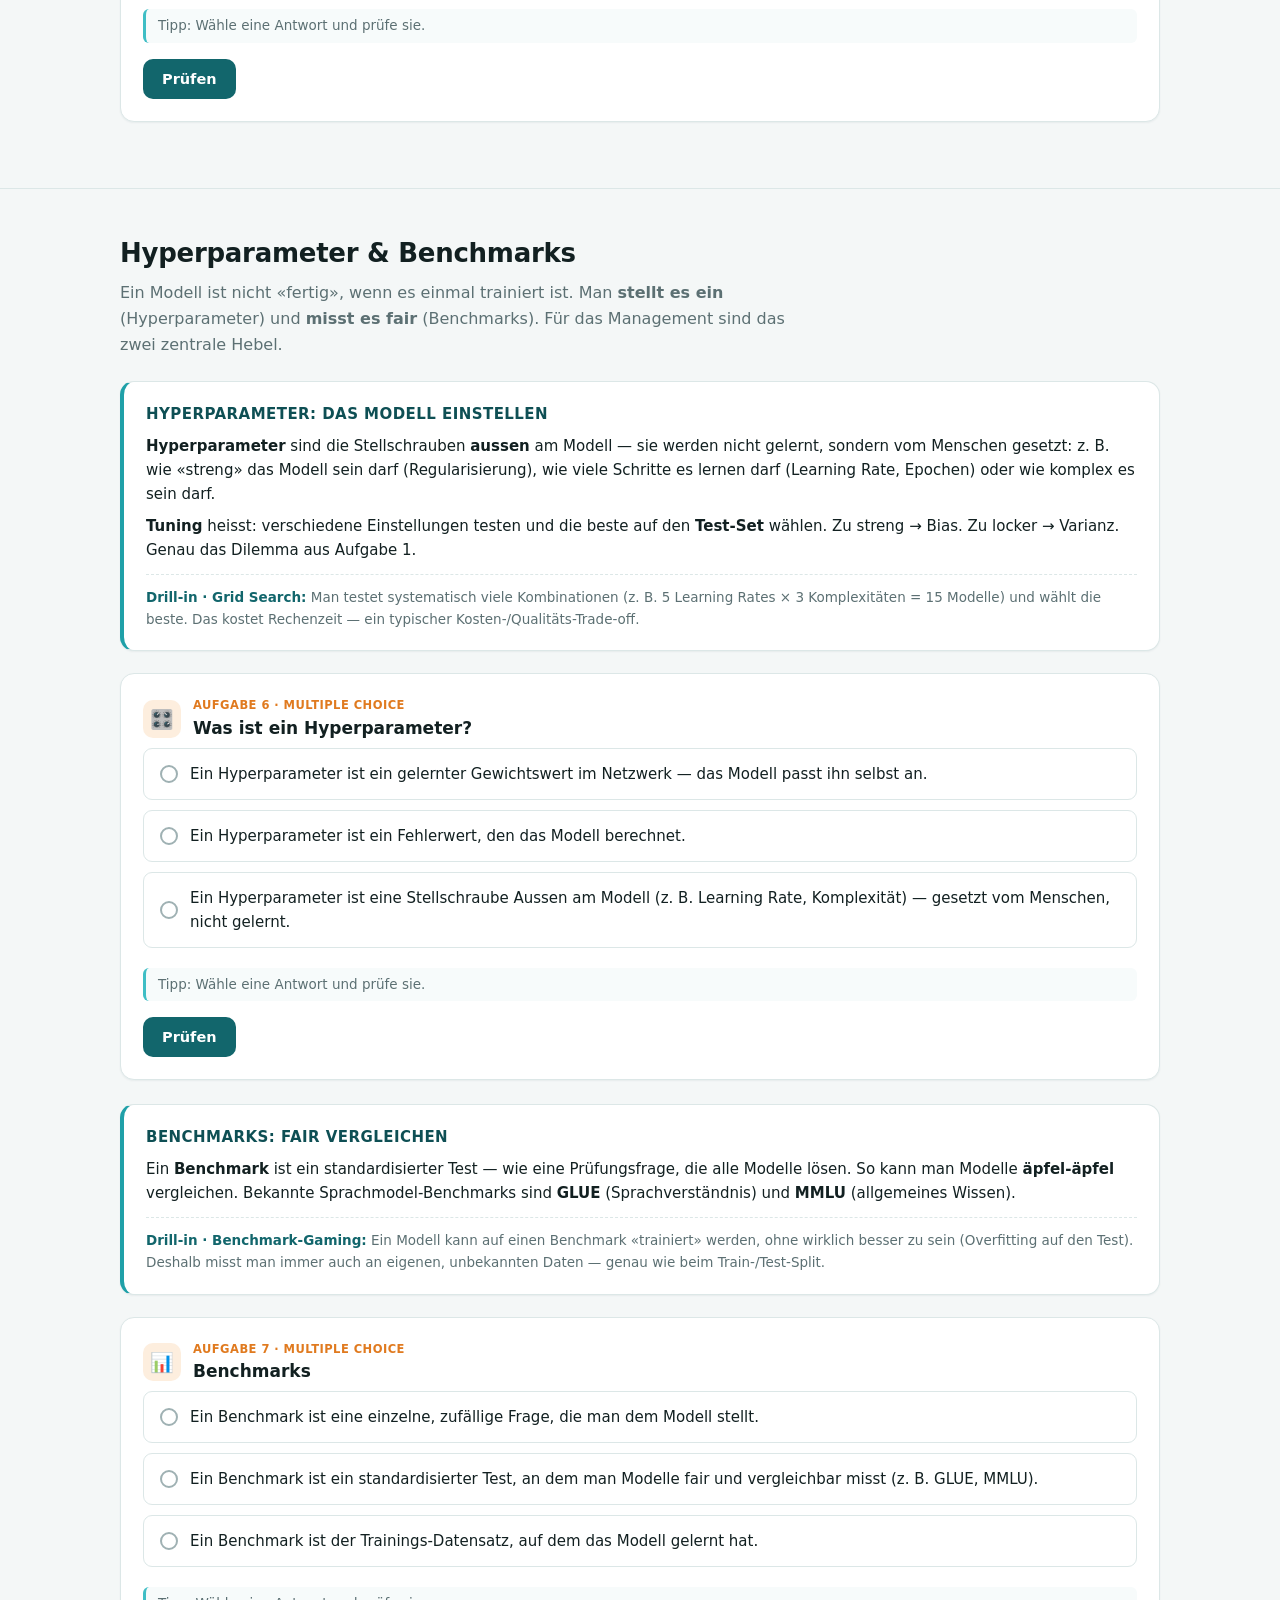
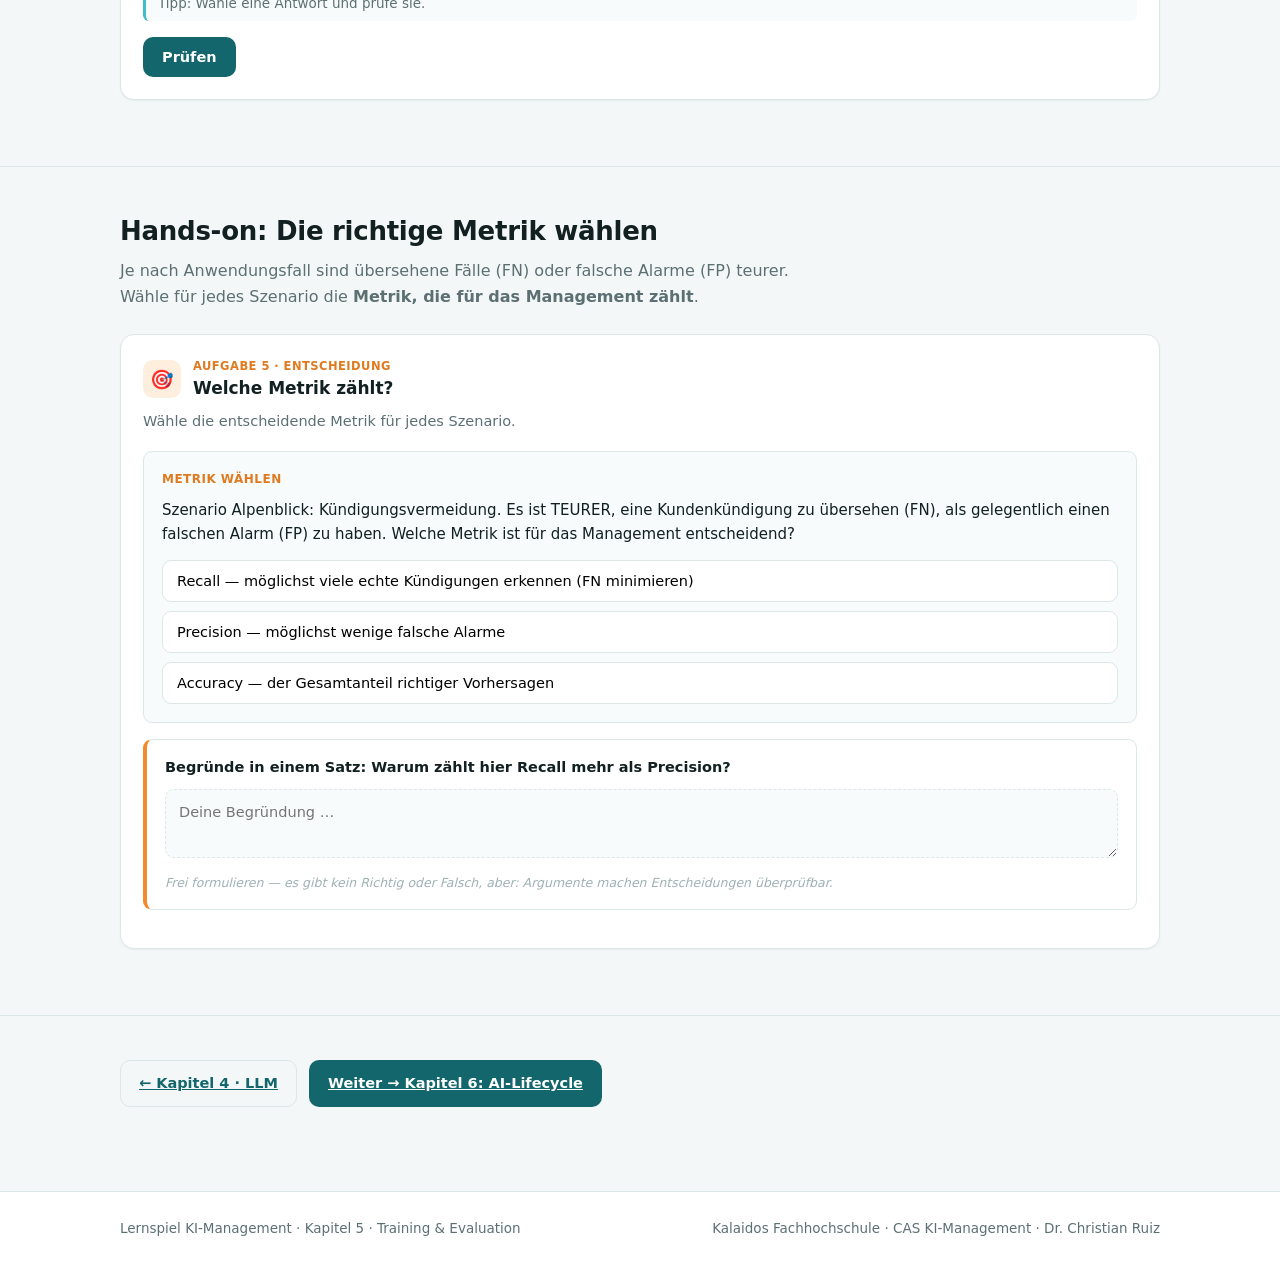
<file: game/kapitel5-eval.html>
<!DOCTYPE html>
<html lang="de">
<head>
<meta charset="UTF-8">
<meta name="viewport" content="width=device-width, initial-scale=1.0">
<title>Kapitel 5 · Training &amp; Evaluation — Lernspiel KI-Management</title>
<meta name="description" content="Bias/Varianz, Over-/Underfitting, Train-/Test-Split, Confusion Matrix, Precision/Recall — interaktiv.">
<link rel="stylesheet" href="style.css">
</head>
<body>

<header class="topbar">
  <div class="wrap">
    <a class="brand" href="index.html">
      <span class="logo">+</span>
      <span>Lernspiel KI-Management<small>Kalaidos Fachhochschule · CAS KI-Management · Dr. Christian Ruiz</small></span>
    </a>
    <nav class="nav">
      <a href="index.html">Start</a>
      <a href="kapitel1-daten.html">1 · Daten</a>
      <a href="kapitel2-analytics.html">2 · Analytics</a>
      <a href="kapitel3-ml.html">3 · ML</a>
      <a href="kapitel4-llm.html">4 · LLM</a>
      <a href="kapitel5-eval.html" class="active">5 · Evaluation</a>
      <a href="kapitel6-lifecycle.html">6 · Lifecycle</a>
      <a href="uebertragungsarbeit.html">🎓 Übertragung</a>
    </nav>
  </div>
</header>

<section class="hero">
  <div class="wrap">
    <span class="kicker">Kapitel 5 · Session 4</span>
    <h1>Training &amp; Evaluation</h1>
    <p class="lead">
      Ein Modell ist nur so gut, wie es auf <b>neue Daten</b> generalisiert. Dieses Kapitel erklärt die
      zwei Grundfehler — <b>Bias</b> (zu simpel) und <b>Varianz</b> (zu komplex) — und wie man Modellqualität
      ehrlich misst, ohne sich von <b>Accuracy</b> täuschen zu lassen. Wir messen dabei das
      <b>Sentiment-Modell aus Kapitel 4</b> — das bewusst unvollständige Labeling der Alpenblick-Kundenstimmen.
    </p>
    <div class="row mt">
      <div class="progressbar" style="width:240px"><span data-progress="k5" data-total="7" style="width:0%"></span></div>
      <span class="small muted" data-progress-label="k5">0 / 7 Aufgaben</span>
    </div>
  </div>
</section>

<!-- LERNZIELE (Rec. E) -->
<section class="section" style="padding-top:0">
  <div class="wrap">
    <div id="ch5-obj"></div>
  </div>
</section>

<!-- BEGRIFF 1: Bias & Varianz -->
<section class="section">
  <div class="wrap">
    <h2 class="sec">Bias &amp; Varianz: Die zwei Grundfehler</h2>
    <p class="sub">
      Das <b>Bias-Varianz-Dilemma</b> beschreibt die Balance zwischen zwei Fehlerarten. Der
      <b>Dart-Vergleich</b> macht es greifbar: Wo landen die Pfeile?
    </p>
    <div class="concept">
      <h4>Bias vs. Varianz</h4>
      <p><b>Bias (Underfitting / Unteranpassung)</b> — das Modell ist <b>zu simpel</b>, macht immer dieselben systematischen Fehler. Es trifft den Trainings-Dart, verfehlt aber neue Daten.</p>
      <p><b>Varianz (Overfitting / Überanpassung)</b> — das Modell ist <b>zu komplex</b>, lernt das Trainings-Set auswendig und generalisiert schlecht auf neue Daten.</p>
      <div class="drill"><b>Drill-in · Lösungen:</b> Zu viel Bias → Feature Engineering, komplexeres Modell. Zu viel Varianz → Regularisierung (Penalty auf die Loss-Funktion), Cross-Validation. Ziel: der «Goldilocks-Punkt» dazwischen.</div>
    </div>

    <!-- AUFGABE 1: Bias/Varianz Zuordnen -->
    <div class="task">
      <div class="task-head">
        <div class="icon">🎯</div>
        <div><div class="type">Aufgabe 1 · Zuordnen</div><h3>Bias oder Varianz?</h3></div>
      </div>
      <p class="instr">Ziehe jedes Symptom zum passenden Fehlertyp.</p>
      <div class="grid cols-3" style="grid-template-columns:repeat(2,1fr);margin-top:8px">
        <div class="dz" id="dz-bias"><span class="dz-label">📉 Bias (Underfitting)</span><div class="dz-items"></div></div>
        <div class="dz" id="dz-var"><span class="dz-label">📈 Varianz (Overfitting)</span><div class="dz-items"></div></div>
      </div>
      <div class="dnd-pool mt" id="bv-pool"><span class="hint">Hier liegen die Symptome.</span></div>
      <div class="row">
        <button class="btn btn-primary" id="bv-check">Prüfen</button>
        <button class="btn btn-ghost" id="bv-reset">Zurücksetzen</button>
      </div>
      <div class="feedback" id="bv-fb"></div>
    </div>
  </div>
</section>

<!-- BEGRIFF 2: Train/Test Split -->
<section class="section">
  <div class="wrap">
    <h2 class="sec">Train- &amp; Test-Split: Ehrlich messen</h2>
    <p class="sub">
      Man trainiert auf einem Teil der Daten und <b>testet auf Daten, die das Modell nie gesehen hat</b>.
      So misst man, wie gut es <b>generalisiert</b> — statt nur, wie gut es auswendig gelernt hat.
    </p>
    <div class="concept">
      <h4>Warum ein Split?</h4>
      <p><b>Train</b> — das Modell lernt die Muster.</p>
      <p><b>Test</b> — unbekannte Daten, die die echte Leistung zeigen.</p>
      <p>Ohne Split wäre ein «gutes Ergebnis» nur Auswendiglernen — kein Beweis für nützliche Vorhersagen.</p>
      <div class="drill"><b>Drill-in · Cross-Validation:</b> Statt einem einzigen Split teilt man die Daten in mehrere Folds und rotiert — so entsteht ein stabileres, faireres Mass der Generalisierung.</div>
    </div>

    <!-- AUFGABE 2: Train/Test MC -->
    <div class="task">
      <div class="task-head">
        <div class="icon">✂️</div>
        <div><div class="type">Aufgabe 2 · Multiple Choice</div><h3>Warum der Split?</h3></div>
      </div>
      <div id="mc-split"></div>
      <div class="feedback"></div>
    </div>
  </div>
</section>

<!-- BEGRIFF 3: Confusion Matrix -->
<section class="section">
  <div class="wrap">
    <h2 class="sec">Confusion Matrix: Die vier Felder</h2>
    <p class="sub">
      Bei Klassifikation zählt man vier Dinge. Das «Positive» ist dabei, was uns <b>besonders interessiert</b>
      (z.&nbsp;B. Betrug, Kündigung).
    </p>
    <div class="concept">
      <h4>Die vier Felder</h4>
      <p><b>True Positive (TP)</b> — richtig erkannt, dass es <b>passiert</b>.</p>
      <p><b>False Positive (FP)</b> — fälschlich alarmiert (es passiert <b>nicht</b>).</p>
      <p><b>False Negative (FN)</b> — <b>übersehen</b>, dass es passiert (gefährlich!).</p>
      <p><b>True Negative (TN)</b> — richtig erkannt, dass es <b>nicht</b> passiert.</p>
      <div class="drill"><b>Drill-in · Das «Positive» wählen:</b> Bei Betrugserkennung ist «Betrug» das Positive. Ein übersehener Betrug (FN) ist teuer. Deshalb zählt hier <b>Recall</b> (TP / (TP+FN)) mehr als Accuracy.</div>
    </div>

    <!-- AUFGABE 3: Confusion Matrix Zuordnen -->
    <div class="task">
      <div class="task-head">
        <div class="icon">🔢</div>
        <div><div class="type">Aufgabe 3 · Zuordnen</div><h3>Welches Feld?</h3></div>
      </div>
      <p class="instr">Ordne jede Aussage zum richtigen Feld der Confusion Matrix.</p>
      <div class="grid cols-3" style="margin-top:8px">
        <div class="dz" id="dz-tp"><span class="dz-label">✅ True Positive</span><div class="dz-items"></div></div>
        <div class="dz" id="dz-fp"><span class="dz-label">⚠️ False Positive</span><div class="dz-items"></div></div>
        <div class="dz" id="dz-fn"><span class="dz-label">❌ False Negative</span><div class="dz-items"></div></div>
        <div class="dz" id="dz-tn"><span class="dz-label">⬜ True Negative</span><div class="dz-items"></div></div>
      </div>
      <div class="dnd-pool mt" id="cm-pool"><span class="hint">Hier liegen die Aussagen.</span></div>
      <div class="row">
        <button class="btn btn-primary" id="cm-check">Prüfen</button>
        <button class="btn btn-ghost" id="cm-reset">Zurücksetzen</button>
      </div>
      <div class="feedback" id="cm-fb"></div>
    </div>
  </div>
</section>

<!-- BEGRIFF 4: Accuracy-Falle -->
<section class="section">
  <div class="wrap">
    <h2 class="sec">Die Accuracy-Falle</h2>
    <p class="sub">
      <b>Accuracy</b> (Anteil richtiger Vorhersagen) klingt überzeugend — kann aber <b>irreführend</b> sein,
      wenn die Klassen sehr ungleich verteilt sind.
    </p>
    <div class="concept">
      <h4>99.9% Accuracy — gut oder schlecht?</h4>
      <p>10'000 Transaktionen, davon 10 Betrug. Ein Modell, das <b>alles</b> «kein Betrug» sagt, hat 99.9% Accuracy — und <b>keinen einzigen Betrug</b> erkannt.</p>
      <p>Genau deshalb braucht es <b>Precision</b> (wie viele Alarme stimmen?) und <b>Recall</b> (wie viele Beträge habe ich erkannt?) — und man wählt je nach Kosten die richtige Metrik.</p>
      <div class="drill"><b>Drill-in · F1-Score:</b> Der F1-Score ist der harmonische Mittelwert aus Precision und Recall — ein guter Kompromiss, wenn beide wichtig sind.</div>
    </div>

    <!-- AUFGABE 4: Accuracy-Falle MC -->
    <div class="task">
      <div class="task-head">
        <div class="icon">🪤</div>
        <div><div class="type">Aufgabe 4 · Multiple Choice</div><h3>Accuracy trügt</h3></div>
      </div>
      <p class="instr">10'000 Transaktionen, 10 Betrug. Das Modell sagt alles «kein Betrug». Was gilt?</p>
      <div id="mc-acc"></div>
      <div class="feedback"></div>
    </div>
  </div>
</section>

<!-- BEGRIFF 5b: Hyperparameter & Benchmarks (Rec. D) -->
<section class="section">
  <div class="wrap">
    <h2 class="sec">Hyperparameter &amp; Benchmarks</h2>
    <p class="sub">
      Ein Modell ist nicht «fertig», wenn es einmal trainiert ist. Man <b>stellt es ein</b> (Hyperparameter)
      und <b>misst es fair</b> (Benchmarks). Für das Management sind das zwei zentrale Hebel.
    </p>

    <div class="concept">
      <h4>Hyperparameter: Das Modell einstellen</h4>
      <p><b>Hyperparameter</b> sind die Stellschrauben <b>aussen</b> am Modell — sie werden nicht gelernt, sondern vom Menschen gesetzt: z.&nbsp;B. wie «streng» das Modell sein darf (Regularisierung), wie viele Schritte es lernen darf (Learning Rate, Epochen) oder wie komplex es sein darf.</p>
      <p><b>Tuning</b> heisst: verschiedene Einstellungen testen und die beste auf den <b>Test-Set</b> wählen. Zu streng → Bias. Zu locker → Varianz. Genau das Dilemma aus Aufgabe 1.</p>
      <div class="drill"><b>Drill-in · Grid Search:</b> Man testet systematisch viele Kombinationen (z.&nbsp;B. 5 Learning Rates × 3 Komplexitäten = 15 Modelle) und wählt die beste. Das kostet Rechenzeit — ein typischer Kosten-/Qualitäts-Trade-off.</div>
    </div>

    <!-- AUFGABE 6: Hyperparameter MC -->
    <div class="task">
      <div class="task-head">
        <div class="icon">🎛️</div>
        <div><div class="type">Aufgabe 6 · Multiple Choice</div><h3>Was ist ein Hyperparameter?</h3></div>
      </div>
      <div id="mc-hyper"></div>
      <div class="feedback"></div>
    </div>

    <div class="concept" style="margin-top:24px">
      <h4>Benchmarks: Fair vergleichen</h4>
      <p>Ein <b>Benchmark</b> ist ein standardisierter Test — wie eine Prüfungsfrage, die alle Modelle lösen. So kann man Modelle <b>äpfel-äpfel</b> vergleichen. Bekannte Sprachmodel-Benchmarks sind <b>GLUE</b> (Sprachverständnis) und <b>MMLU</b> (allgemeines Wissen).</p>
      <div class="drill"><b>Drill-in · Benchmark-Gaming:</b> Ein Modell kann auf einen Benchmark «trainiert» werden, ohne wirklich besser zu sein (Overfitting auf den Test). Deshalb misst man immer auch an eigenen, unbekannten Daten — genau wie beim Train-/Test-Split.</div>
    </div>

    <!-- AUFGABE 7: Benchmarks MC -->
    <div class="task">
      <div class="task-head">
        <div class="icon">📊</div>
        <div><div class="type">Aufgabe 7 · Multiple Choice</div><h3>Benchmarks</h3></div>
      </div>
      <div id="mc-bench"></div>
      <div class="feedback"></div>
    </div>
  </div>
</section>

<!-- BEGRIFF 5: Hands-On -->
<section class="section">
  <div class="wrap">
    <h2 class="sec">Hands-on: Die richtige Metrik wählen</h2>
    <p class="sub">
      Je nach Anwendungsfall sind übersehene Fälle (FN) oder falsche Alarme (FP) teurer.
      Wähle für jedes Szenario die <b>Metrik, die für das Management zählt</b>.
    </p>

    <!-- AUFGABE 5: Metrik-Szenarien -->
    <div class="task">
      <div class="task-head">
        <div class="icon">🎯</div>
        <div><div class="type">Aufgabe 5 · Entscheidung</div><h3>Welche Metrik zählt?</h3></div>
      </div>
      <p class="instr">Wähle die entscheidende Metrik für jedes Szenario.</p>
      <div id="sc-metric"></div>
      <div id="reason-metric" style="margin-top:16px"></div>
    </div>
  </div>
</section>

<section class="section">
  <div class="wrap">
    <div class="row">
      <a class="btn btn-ghost" href="kapitel4-llm.html">← Kapitel 4 · LLM</a>
      <a class="btn btn-primary" href="kapitel6-lifecycle.html">Weiter → Kapitel 6: AI-Lifecycle</a>
    </div>
  </div>
</section>

<footer class="footer">
  <div class="wrap">
    <span>Lernspiel KI-Management · Kapitel 5 · Training &amp; Evaluation</span>
    <span>Kalaidos Fachhochschule · CAS KI-Management · Dr. Christian Ruiz</span>
  </div>
</footer>

<script src="app.js"></script>
<script>
(function(){
  function bindCheck(checkBtn, resetBtn, kit, fbEl, ch, task, doneMsg){
    document.getElementById(checkBtn).addEventListener("click",()=>{
      const r = kit.check();
      if(!r.allPlaced){ KI.feedback(fbEl,false,"Bitte zuerst alle Elemente ziehen. Du kannst jederzeit nachziehen."); return; }
      if(r.allCorrect){ KI.feedback(fbEl,true,doneMsg); KI.Store.mark(ch,task); }
      else { KI.feedback(fbEl,false,"Noch nicht alles richtig – die markierten Kategorien sind falsch. Korrigiere und prüfe erneut."); }
    });
    document.getElementById(resetBtn).addEventListener("click",()=>{ kit.reset(); fbEl.className="feedback"; fbEl.innerHTML=""; });
  }

  // Aufgabe 1: Bias/Varianz
  const bvChips = [
    {id:"b1", text:"Modell ist zu simpel, macht immer dieselben Fehler", key:"bias"},
    {id:"b2", text:"Systematische Abweichung von den echten Werten", key:"bias"},
    {id:"b3", text:"Erklärt die Trainingsdaten selbst schlecht (zu steif)", key:"bias"},
    {id:"b4", text:"Modell ist zu komplex, lernt auswendig", key:"var"},
    {id:"b5", text:"Hohe Sensibilität gegenüber Trainings-Schwankungen", key:"var"},
    {id:"b6", text:"Generalisiert schlecht auf neue Daten", key:"var"}
  ];
  const bvZones = [{id:"dz-bias",key:"bias"},{id:"dz-var",key:"var"}];
  const kitBV = KI.dragKit({ poolId:"bv-pool", chips:bvChips, zones:bvZones });
  bindCheck("bv-check","bv-reset",kitBV, document.getElementById("bv-fb"), "k5","t1",
    "Sehr gut! Bias = zu simpel, Varianz = zu komplex. Der Goldilocks-Punkt dazwischen.");

  // Aufgabe 3: Confusion Matrix
  const cmChips = [
    {id:"m1", text:"Betrug erkannt — und es war wirklich Betrug", key:"tp"},
    {id:"m2", text:"Alarm ausgelöst — aber es war kein Betrug", key:"fp"},
    {id:"m3", text:"Betrug übersehen — Modell sagte «kein Betrug»", key:"fn"},
    {id:"m4", text:"Kein Alarm — und es war auch kein Betrug", key:"tn"}
  ];
  const cmZones = [{id:"dz-tp",key:"tp"},{id:"dz-fp",key:"fp"},{id:"dz-fn",key:"fn"},{id:"dz-tn",key:"tn"}];
  const kitCM = KI.dragKit({ poolId:"cm-pool", chips:cmChips, zones:cmZones });
  bindCheck("cm-check","cm-reset",kitCM, document.getElementById("cm-fb"), "k5","t3",
    "Korrekt! TP, FP, FN, TN — die vier Felder der Confusion Matrix.");
})();

/* Aufgabe 2: Train/Test MC */
KI.initMC({
  containerId:"mc-split", chapter:"k5", taskId:"t2",
  options:[
    {text:"Der Test-Teil ist Daten, die das Modell nie gesehen hat — so misst man die echte Generalisierung.", correct:true, reason:"Richtig. Nur an unbekannten Daten sieht man, ob das Modell gelernt hat oder nur auswendig. Genau das ist der Sinn des Splits."},
    {text:"Der Test-Teil dient dem Modell als zusätzliche Trainingsdaten.", correct:false, reason:"Nein. Würde das Modell auf Testdaten trainieren, wäre es sie «gesehen» — die Messung wäre unehrlich. Test bleibt strikt unberührt."},
    {text:"Man braucht keinen Split, wenn die Daten gross genug sind.", correct:false, reason:"Nein. Selbst bei grossen Daten misst der Split die Generalisierung. Ohne ihn ist ein gutes Ergebnis nur Auswendiglernen."}
  ]
});

/* Aufgabe 4: Accuracy-Falle MC */
KI.initMC({
  containerId:"mc-acc", chapter:"k5", taskId:"t4",
  options:[
    {text:"Accuracy 99.9% — aber Recall 0%: Kein einziger Betrug wurde erkannt.", correct:true, reason:"Genau. Das Modell sagt alles «kein Betrug» → 9'990 richtig (TN) + 0 TP = 99.9% Accuracy, aber es hat KEINEN Betrug gefangen. Recall = 0."},
    {text:"Accuracy 99.9% — das Modell ist exzellent, Betrug wird zuverlässig erkannt.", correct:false, reason:"Nein. 99.9% Accuracy täuscht: Es hat alle 10 Beträge übersehen (FN). Bei seltener Positiver-Klasse ist Accuracy das falsche Mass."},
    {text:"Accuracy 50% — das Modell ist völlig nutzlos.", correct:false, reason:"Nein. Es sagt 9'990 von 10'000 korrekt «kein Betrug» → 99.9% Accuracy. Die Zahl ist hoch, aber die Leistung (Betrug erkennen) ist null."}
  ]
});

/* Aufgabe 5: Metrik-Szenarien */
KI.initScenario({
  containerId:"sc-metric", chapter:"k5", taskId:"t5",
  role:"Metrik wählen",
  prompt:"Szenario Alpenblick: Kündigungsvermeidung. Es ist TEURER, eine Kundenkündigung zu übersehen (FN), als gelegentlich einen falschen Alarm (FP) zu haben. Welche Metrik ist für das Management entscheidend?",
  options:[
    {text:"Recall — möglichst viele echte Kündigungen erkennen (FN minimieren)", good:true,
     consequence:"Richtig. Wenn übersehene Kündigungen teuer sind, zählt Recall: Wie viele echten Kündigungen fangen wir? FN werden minimiert."},
    {text:"Precision — möglichst wenige falsche Alarme", good:false,
     consequence:"Precision minimiert FP (falsche Alarme). Aber hier sind es die FN (übersehene Kündigungen), die teuer sind — also zählt Recall."},
    {text:"Accuracy — der Gesamtanteil richtiger Vorhersagen", good:false,
     consequence:"Accuracy ist bei seltener Kündigung irreführend. Die entscheidende Frage ist, ob wir Kündigungen erkennen — das misst Recall."}
  ]
});
KI.reasonBox({
  containerId:"reason-metric", chapter:"k5", taskId:"t5-reason",
  prompt:"Begründe in einem Satz: Warum zählt hier Recall mehr als Precision?"
});

/* Aufgabe 6: Hyperparameter MC */
KI.initMC({
  containerId:"mc-hyper", chapter:"k5", taskId:"t6",
  options:[
    {text:"Ein Hyperparameter ist eine Stellschraube Aussen am Modell (z.&nbsp;B. Learning Rate, Komplexität) — gesetzt vom Menschen, nicht gelernt.", correct:true,
     reason:"Genau. Hyperparameter steuern den Trainingsprozess und werden von uns gewählt. Das Modell lernt die internen Gewichte; die Stellschrauben bleiben bei uns."},
    {text:"Ein Hyperparameter ist ein gelernter Gewichtswert im Netzwerk — das Modell passt ihn selbst an.", correct:false,
     reason:"Nein. Die internen Gewichte lernt das Modell. Hyperparameter sind die Aussen-Stellschrauben, die wir setzen — das Modell passt sie nicht selbst an."},
    {text:"Ein Hyperparameter ist ein Fehlerwert, den das Modell berechnet.", correct:false,
     reason:"Nein. Der Fehlerwert (Loss) wird berechnet, um zu lernen. Hyperparameter sind die Einstellungen, die wir davor wählen."}
  ]
});

/* Aufgabe 7: Benchmarks MC */
KI.initMC({
  containerId:"mc-bench", chapter:"k5", taskId:"t7",
  options:[
    {text:"Ein Benchmark ist ein standardisierter Test, an dem man Modelle fair und vergleichbar misst (z.&nbsp;B. GLUE, MMLU).", correct:true,
     reason:"Richtig. Ein gemeinsamer Test erlaubt Äpfel-äpfel-Vergleiche. Genau dafür gibt es Benchmarks."},
    {text:"Ein Benchmark ist der Trainings-Datensatz, auf dem das Modell gelernt hat.", correct:false,
     reason:"Nein. Der Trainings-Datensatz ist das, worauf gelernt wird. Ein Benchmark misst die Leistung — oft an unbekannten Daten."},
    {text:"Ein Benchmark ist eine einzelne, zufällige Frage, die man dem Modell stellt.", correct:false,
     reason:"Nein. Ein Benchmark ist ein standardisierter, wiederholbarer Test aus vielen Aufgaben — nicht eine einzelne Zufallsfrage."}
  ]
});

/* Lernziele (Rec. E) */
KI.initObjectives({
  containerId:"ch5-obj", chapter:"k5",
  items:[
    {text:"Ich kann Bias und Varianz unterscheiden.", check:"Ich ordne Symptome zu."},
    {text:"Ich verstehe, warum man einen Train-/Test-Split braucht.", check:"Ich erkläre den Sinn des Splits."},
    {text:"Ich kenne die vier Felder der Confusion Matrix (TP/FP/FN/TN).", check:"Ich ordne Aussagen zu."},
    {text:"Ich erkenne die Accuracy-Falle bei ungleichen Klassen.", check:"Ich erkläre, warum Accuracy trügt."},
    {text:"Ich kann Hyperparameter und Benchmarks erklären.", check:"Ich unterscheide beide."},
    {text:"Ich wähle die richtige Metrik (Precision/Recall) je nach Kosten.", check:"Ich begründe die Metrik-Entscheidung."}
  ]
});
</script>
</body>
</html>
</file>
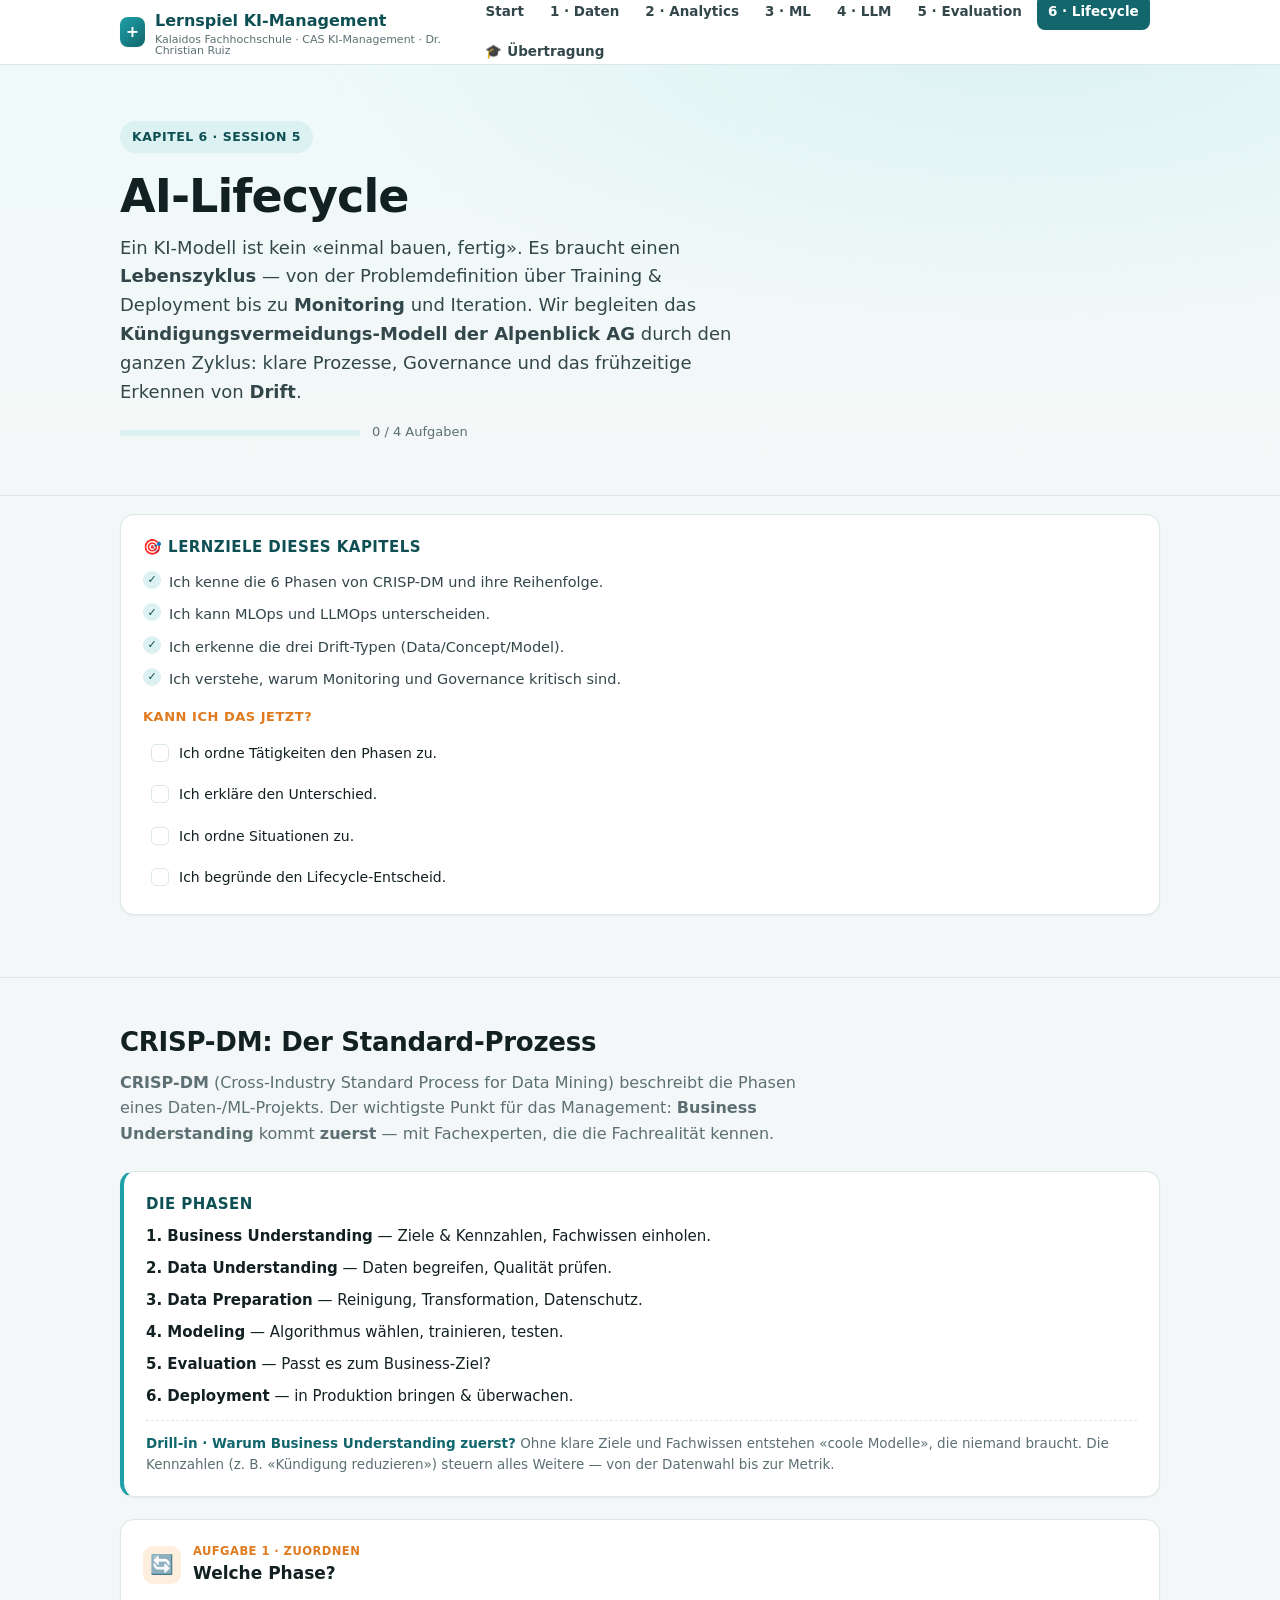
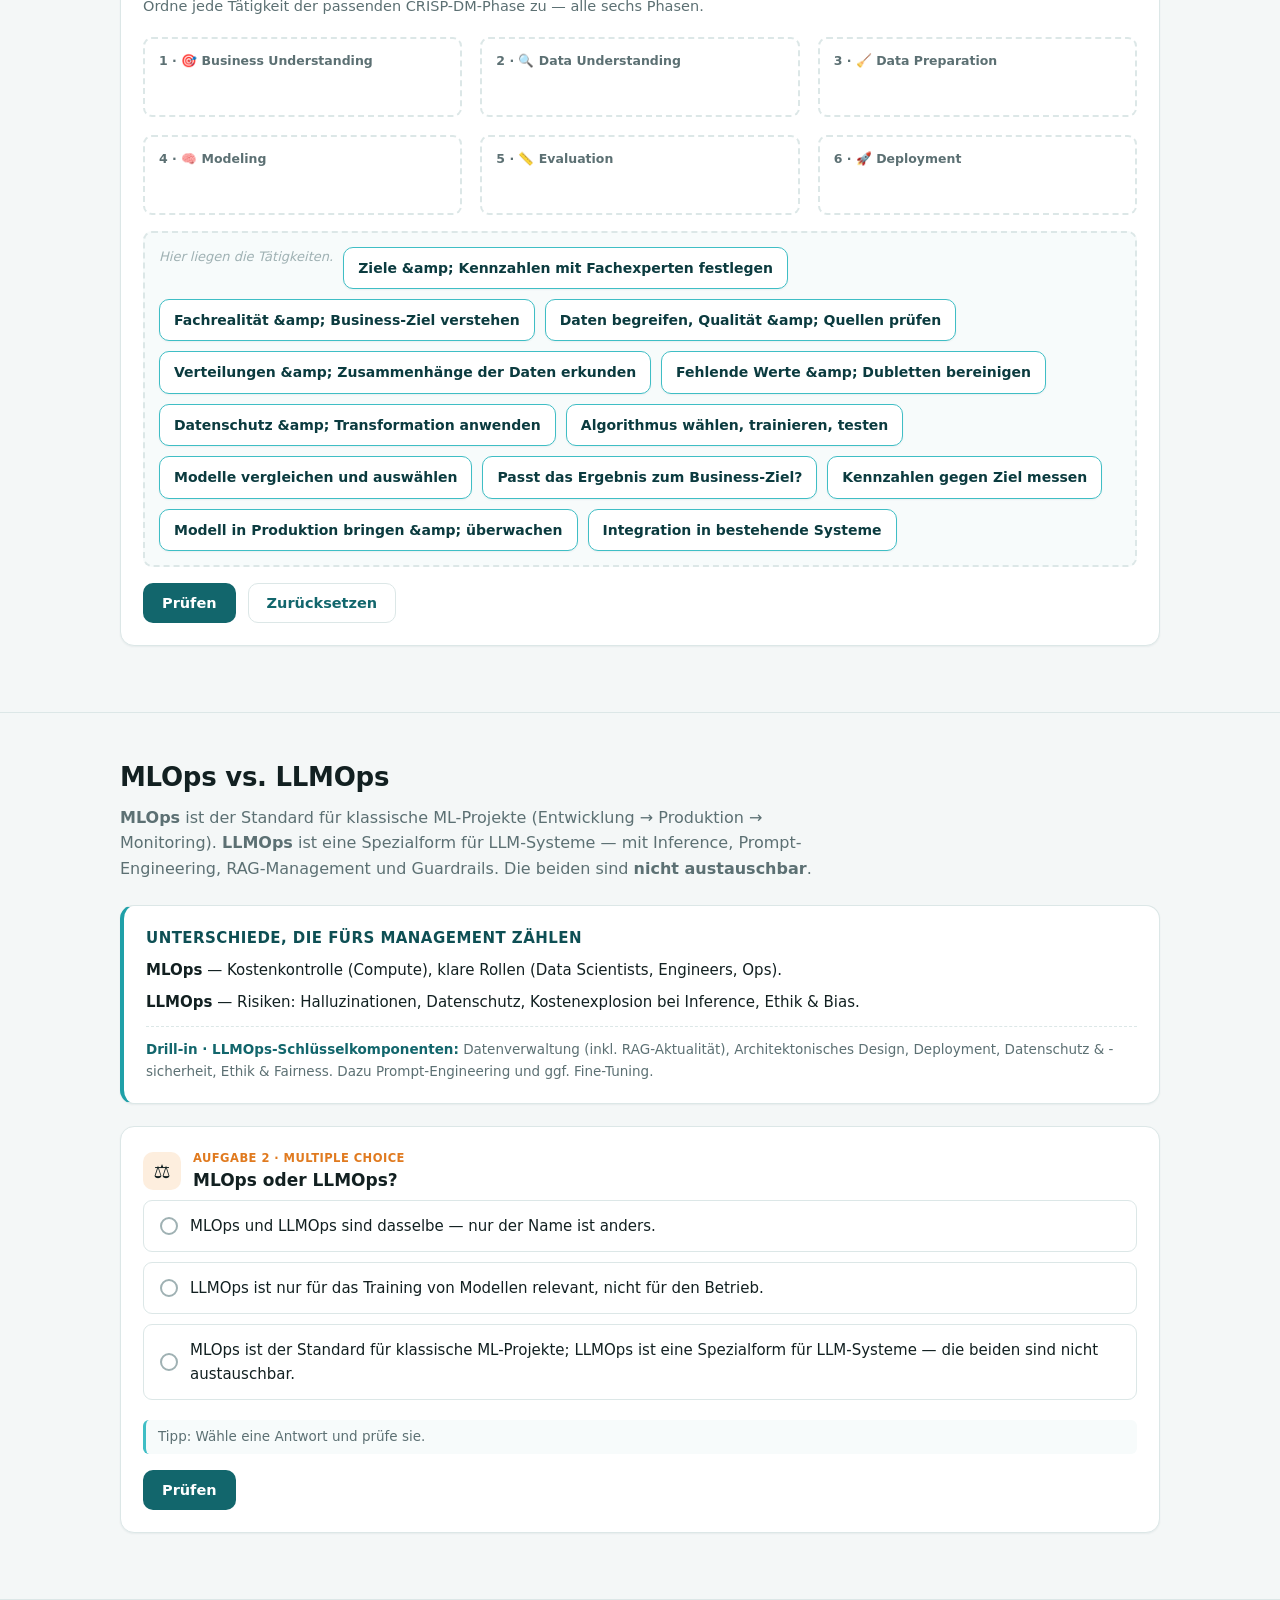
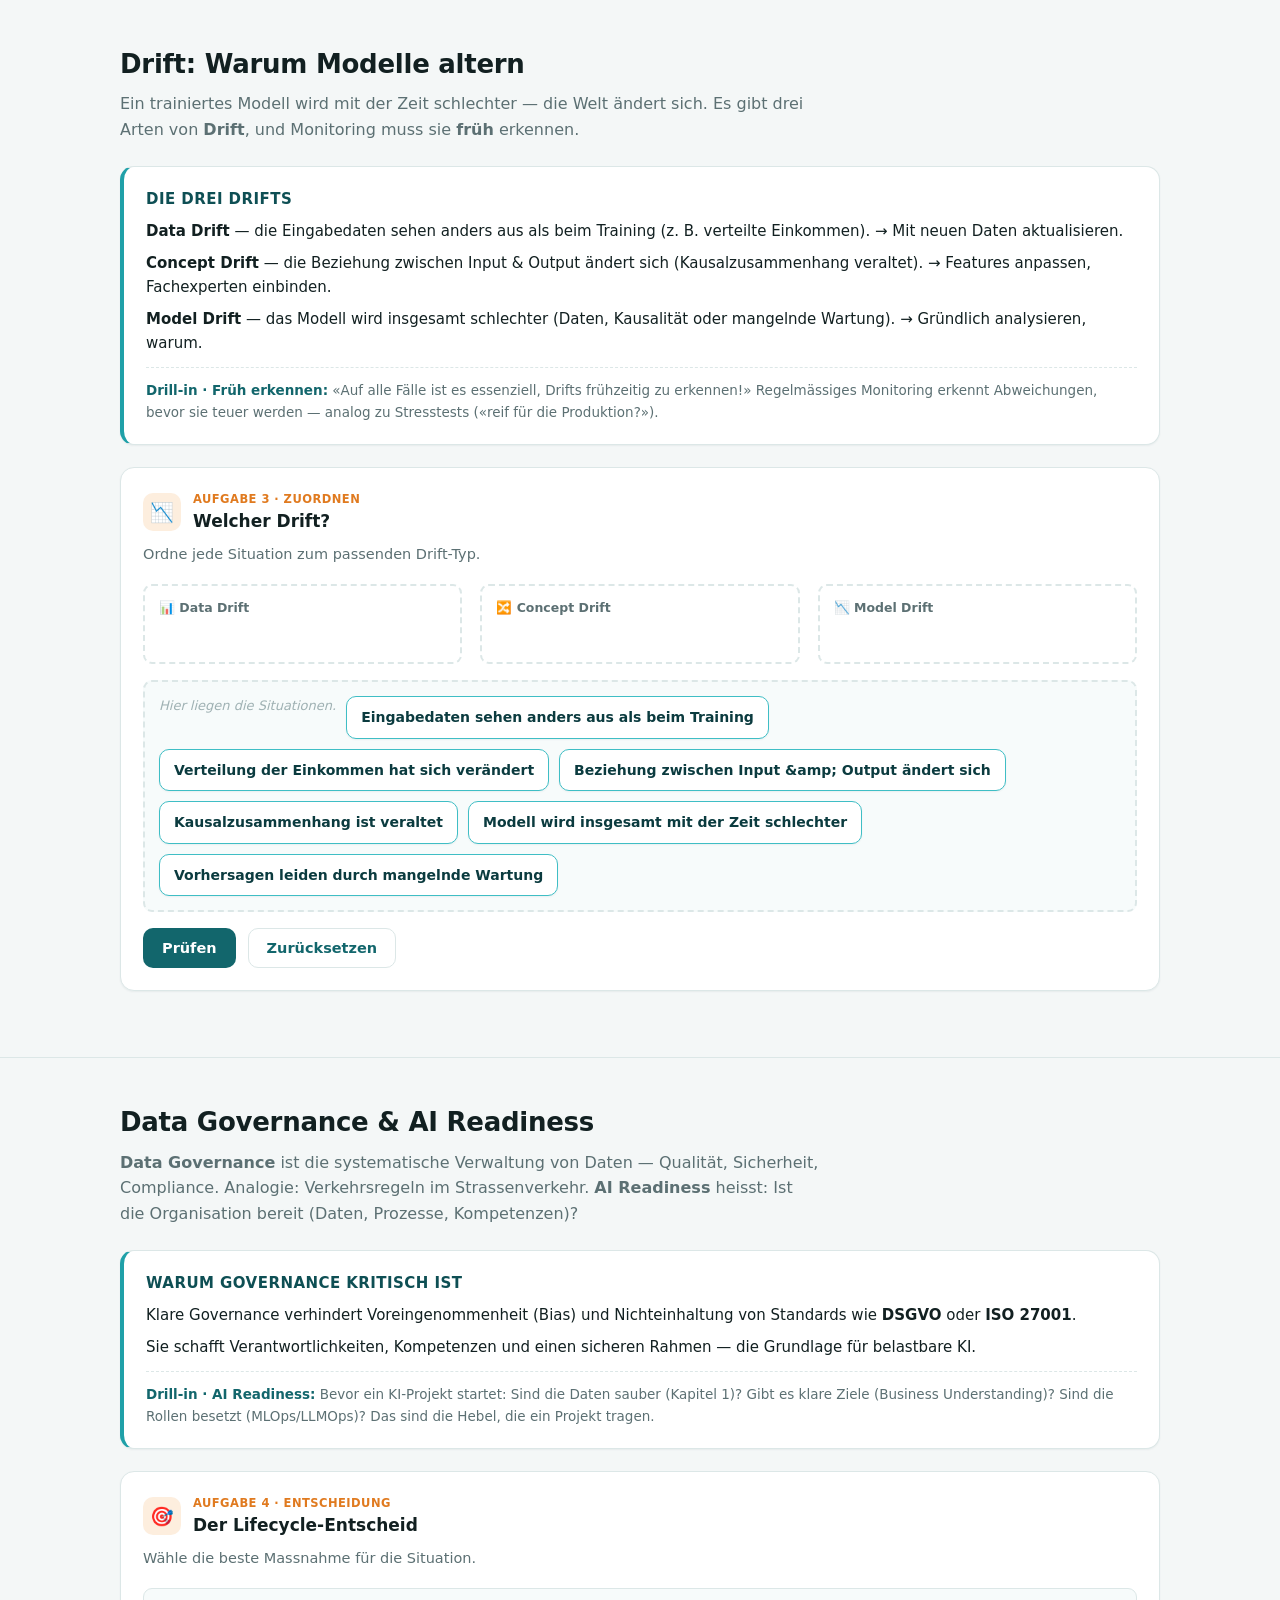
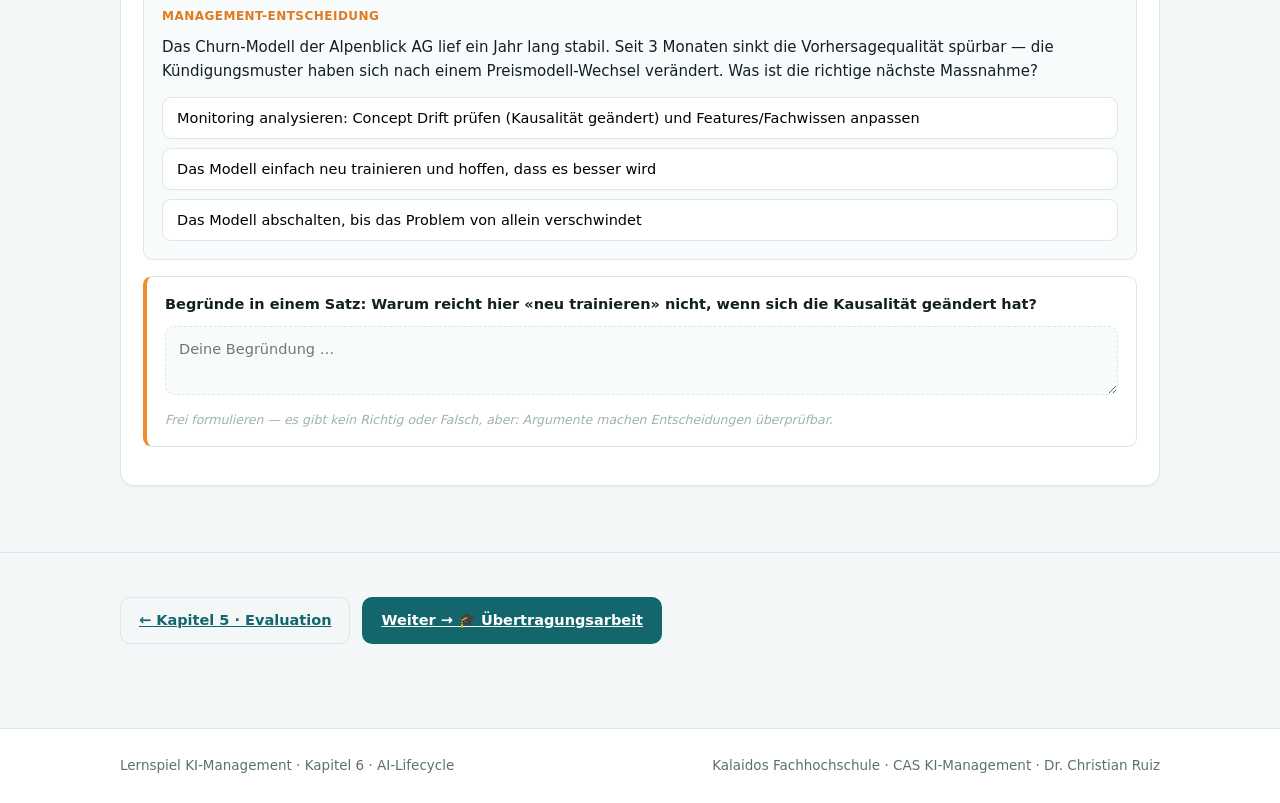
<file: game/kapitel6-lifecycle.html>
<!DOCTYPE html>
<html lang="de">
<head>
<meta charset="UTF-8">
<meta name="viewport" content="width=device-width, initial-scale=1.0">
<title>Kapitel 6 · AI-Lifecycle — Lernspiel KI-Management</title>
<meta name="description" content="CRISP-DM, MLOps/LLMOps, Drift, Monitoring, Data Governance — interaktiv.">
<link rel="stylesheet" href="style.css">
</head>
<body>

<header class="topbar">
  <div class="wrap">
    <a class="brand" href="index.html">
      <span class="logo">+</span>
      <span>Lernspiel KI-Management<small>Kalaidos Fachhochschule · CAS KI-Management · Dr. Christian Ruiz</small></span>
    </a>
    <nav class="nav">
      <a href="index.html">Start</a>
      <a href="kapitel1-daten.html">1 · Daten</a>
      <a href="kapitel2-analytics.html">2 · Analytics</a>
      <a href="kapitel3-ml.html">3 · ML</a>
      <a href="kapitel4-llm.html">4 · LLM</a>
      <a href="kapitel5-eval.html">5 · Evaluation</a>
      <a href="kapitel6-lifecycle.html" class="active">6 · Lifecycle</a>
      <a href="uebertragungsarbeit.html">🎓 Übertragung</a>
    </nav>
  </div>
</header>

<section class="hero">
  <div class="wrap">
    <span class="kicker">Kapitel 6 · Session 5</span>
    <h1>AI-Lifecycle</h1>
    <p class="lead">
      Ein KI-Modell ist kein «einmal bauen, fertig». Es braucht einen <b>Lebenszyklus</b> — von der
      Problemdefinition über Training &amp; Deployment bis zu <b>Monitoring</b> und Iteration. Wir begleiten
      das <b>Kündigungsvermeidungs-Modell der Alpenblick AG</b> durch den ganzen Zyklus: klare Prozesse,
      Governance und das frühzeitige Erkennen von <b>Drift</b>.
    </p>
    <div class="row mt">
      <div class="progressbar" style="width:240px"><span data-progress="k6" data-total="4" style="width:0%"></span></div>
      <span class="small muted" data-progress-label="k6">0 / 4 Aufgaben</span>
    </div>
  </div>
</section>

<!-- LERNZIELE (Rec. E) -->
<section class="section" style="padding-top:0">
  <div class="wrap">
    <div id="ch6-obj"></div>
  </div>
</section>

<!-- BEGRIFF 1: CRISP-DM -->
<section class="section">
  <div class="wrap">
    <h2 class="sec">CRISP-DM: Der Standard-Prozess</h2>
    <p class="sub">
      <b>CRISP-DM</b> (Cross-Industry Standard Process for Data Mining) beschreibt die Phasen eines
      Daten-/ML-Projekts. Der wichtigste Punkt für das Management: <b>Business Understanding</b> kommt
      <b>zuerst</b> — mit Fachexperten, die die Fachrealität kennen.
    </p>
    <div class="concept">
      <h4>Die Phasen</h4>
      <p><b>1. Business Understanding</b> — Ziele &amp; Kennzahlen, Fachwissen einholen.</p>
      <p><b>2. Data Understanding</b> — Daten begreifen, Qualität prüfen.</p>
      <p><b>3. Data Preparation</b> — Reinigung, Transformation, Datenschutz.</p>
      <p><b>4. Modeling</b> — Algorithmus wählen, trainieren, testen.</p>
      <p><b>5. Evaluation</b> — Passt es zum Business-Ziel?</p>
      <p><b>6. Deployment</b> — in Produktion bringen &amp; überwachen.</p>
      <div class="drill"><b>Drill-in · Warum Business Understanding zuerst?</b> Ohne klare Ziele und Fachwissen entstehen «coole Modelle», die niemand braucht. Die Kennzahlen (z.&nbsp;B. «Kündigung reduzieren») steuern alles Weitere — von der Datenwahl bis zur Metrik.</div>
    </div>

    <!-- AUFGABE 1: CRISP-DM Phasen ordnen -->
    <div class="task">
      <div class="task-head">
        <div class="icon">🔄</div>
        <div><div class="type">Aufgabe 1 · Zuordnen</div><h3>Welche Phase?</h3></div>
      </div>
      <p class="instr">Ordne jede Tätigkeit der passenden CRISP-DM-Phase zu — alle sechs Phasen.</p>
      <div class="grid cols-3" style="margin-top:8px">
        <div class="dz" id="dz-bu"><span class="dz-label">1 · 🎯 Business Understanding</span><div class="dz-items"></div></div>
        <div class="dz" id="dz-du"><span class="dz-label">2 · 🔍 Data Understanding</span><div class="dz-items"></div></div>
        <div class="dz" id="dz-dp"><span class="dz-label">3 · 🧹 Data Preparation</span><div class="dz-items"></div></div>
        <div class="dz" id="dz-mod"><span class="dz-label">4 · 🧠 Modeling</span><div class="dz-items"></div></div>
        <div class="dz" id="dz-eval"><span class="dz-label">5 · 📏 Evaluation</span><div class="dz-items"></div></div>
        <div class="dz" id="dz-dep"><span class="dz-label">6 · 🚀 Deployment</span><div class="dz-items"></div></div>
      </div>
      <div class="dnd-pool mt" id="crisp-pool"><span class="hint">Hier liegen die Tätigkeiten.</span></div>
      <div class="row">
        <button class="btn btn-primary" id="crisp-check">Prüfen</button>
        <button class="btn btn-ghost" id="crisp-reset">Zurücksetzen</button>
      </div>
      <div class="feedback" id="crisp-fb"></div>
    </div>
  </div>
</section>

<!-- BEGRIFF 2: MLOps vs LLMOps -->
<section class="section">
  <div class="wrap">
    <h2 class="sec">MLOps vs. LLMOps</h2>
    <p class="sub">
      <b>MLOps</b> ist der Standard für klassische ML-Projekte (Entwicklung → Produktion → Monitoring).
      <b>LLMOps</b> ist eine Spezialform für LLM-Systeme — mit Inference, Prompt-Engineering, RAG-Management
      und Guardrails. Die beiden sind <b>nicht austauschbar</b>.
    </p>
    <div class="concept">
      <h4>Unterschiede, die fürs Management zählen</h4>
      <p><b>MLOps</b> — Kostenkontrolle (Compute), klare Rollen (Data Scientists, Engineers, Ops).</p>
      <p><b>LLMOps</b> — Risiken: Halluzinationen, Datenschutz, Kostenexplosion bei Inference, Ethik &amp; Bias.</p>
      <div class="drill"><b>Drill-in · LLMOps-Schlüsselkomponenten:</b> Datenverwaltung (inkl. RAG-Aktualität), Architektonisches Design, Deployment, Datenschutz &amp; -sicherheit, Ethik &amp; Fairness. Dazu Prompt-Engineering und ggf. Fine-Tuning.</div>
    </div>

    <!-- AUFGABE 2: MLOps vs LLMOps MC -->
    <div class="task">
      <div class="task-head">
        <div class="icon">⚖️</div>
        <div><div class="type">Aufgabe 2 · Multiple Choice</div><h3>MLOps oder LLMOps?</h3></div>
      </div>
      <div id="mc-mlops"></div>
      <div class="feedback"></div>
    </div>
  </div>
</section>

<!-- BEGRIFF 3: Drift -->
<section class="section">
  <div class="wrap">
    <h2 class="sec">Drift: Warum Modelle altern</h2>
    <p class="sub">
      Ein trainiertes Modell wird mit der Zeit schlechter — die Welt ändert sich. Es gibt drei Arten
      von <b>Drift</b>, und Monitoring muss sie <b>früh</b> erkennen.
    </p>
    <div class="concept">
      <h4>Die drei Drifts</h4>
      <p><b>Data Drift</b> — die Eingabedaten sehen anders aus als beim Training (z.&nbsp;B. verteilte Einkommen). → Mit neuen Daten aktualisieren.</p>
      <p><b>Concept Drift</b> — die Beziehung zwischen Input &amp; Output ändert sich (Kausalzusammenhang veraltet). → Features anpassen, Fachexperten einbinden.</p>
      <p><b>Model Drift</b> — das Modell wird insgesamt schlechter (Daten, Kausalität oder mangelnde Wartung). → Gründlich analysieren, warum.</p>
      <div class="drill"><b>Drill-in · Früh erkennen:</b> «Auf alle Fälle ist es essenziell, Drifts frühzeitig zu erkennen!» Regelmässiges Monitoring erkennt Abweichungen, bevor sie teuer werden — analog zu Stresstests («reif für die Produktion?»).</div>
    </div>

    <!-- AUFGABE 3: Drift Zuordnen -->
    <div class="task">
      <div class="task-head">
        <div class="icon">📉</div>
        <div><div class="type">Aufgabe 3 · Zuordnen</div><h3>Welcher Drift?</h3></div>
      </div>
      <p class="instr">Ordne jede Situation zum passenden Drift-Typ.</p>
      <div class="grid cols-3" style="margin-top:8px">
        <div class="dz" id="dz-dd"><span class="dz-label">📊 Data Drift</span><div class="dz-items"></div></div>
        <div class="dz" id="dz-cd"><span class="dz-label">🔀 Concept Drift</span><div class="dz-items"></div></div>
        <div class="dz" id="dz-md"><span class="dz-label">📉 Model Drift</span><div class="dz-items"></div></div>
      </div>
      <div class="dnd-pool mt" id="drift-pool"><span class="hint">Hier liegen die Situationen.</span></div>
      <div class="row">
        <button class="btn btn-primary" id="drift-check">Prüfen</button>
        <button class="btn btn-ghost" id="drift-reset">Zurücksetzen</button>
      </div>
      <div class="feedback" id="drift-fb"></div>
    </div>
  </div>
</section>

<!-- BEGRIFF 4: Governance + Hands-On -->
<section class="section">
  <div class="wrap">
    <h2 class="sec">Data Governance &amp; AI Readiness</h2>
    <p class="sub">
      <b>Data Governance</b> ist die systematische Verwaltung von Daten — Qualität, Sicherheit, Compliance.
      Analogie: Verkehrsregeln im Strassenverkehr. <b>AI Readiness</b> heisst: Ist die Organisation bereit
      (Daten, Prozesse, Kompetenzen)?
    </p>
    <div class="concept">
      <h4>Warum Governance kritisch ist</h4>
      <p>Klare Governance verhindert Voreingenommenheit (Bias) und Nichteinhaltung von Standards wie <b>DSGVO</b> oder <b>ISO 27001</b>.</p>
      <p>Sie schafft Verantwortlichkeiten, Kompetenzen und einen sicheren Rahmen — die Grundlage für belastbare KI.</p>
      <div class="drill"><b>Drill-in · AI Readiness:</b> Bevor ein KI-Projekt startet: Sind die Daten sauber (Kapitel 1)? Gibt es klare Ziele (Business Understanding)? Sind die Rollen besetzt (MLOps/LLMOps)? Das sind die Hebel, die ein Projekt tragen.</div>
    </div>

    <!-- AUFGABE 4: Szenario Lifecycle -->
    <div class="task">
      <div class="task-head">
        <div class="icon">🎯</div>
        <div><div class="type">Aufgabe 4 · Entscheidung</div><h3>Der Lifecycle-Entscheid</h3></div>
      </div>
      <p class="instr">Wähle die beste Massnahme für die Situation.</p>
      <div id="sc-lifecycle"></div>
      <div id="reason-lifecycle" style="margin-top:16px"></div>
    </div>
  </div>
</section>

<section class="section">
  <div class="wrap">
    <div class="row">
      <a class="btn btn-ghost" href="kapitel5-eval.html">← Kapitel 5 · Evaluation</a>
      <a class="btn btn-primary" href="uebertragungsarbeit.html">Weiter → 🎓 Übertragungsarbeit</a>
    </div>
  </div>
</section>

<footer class="footer">
  <div class="wrap">
    <span>Lernspiel KI-Management · Kapitel 6 · AI-Lifecycle</span>
    <span>Kalaidos Fachhochschule · CAS KI-Management · Dr. Christian Ruiz</span>
  </div>
</footer>

<script src="app.js"></script>
<script>
(function(){
  function bindCheck(checkBtn, resetBtn, kit, fbEl, ch, task, doneMsg){
    document.getElementById(checkBtn).addEventListener("click",()=>{
      const r = kit.check();
      if(!r.allPlaced){ KI.feedback(fbEl,false,"Bitte zuerst alle Elemente ziehen. Du kannst jederzeit nachziehen."); return; }
      if(r.allCorrect){ KI.feedback(fbEl,true,doneMsg); KI.Store.mark(ch,task); }
      else { KI.feedback(fbEl,false,"Noch nicht alles richtig – die markierten Kategorien sind falsch. Korrigiere und prüfe erneut."); }
    });
    document.getElementById(resetBtn).addEventListener("click",()=>{ kit.reset(); fbEl.className="feedback"; fbEl.innerHTML=""; });
  }

  // Aufgabe 1: CRISP-DM (alle 6 Phasen)
  const cChips = [
    {id:"c1", text:"Ziele &amp; Kennzahlen mit Fachexperten festlegen", key:"bu"},
    {id:"c2", text:"Fachrealität &amp; Business-Ziel verstehen", key:"bu"},
    {id:"c3", text:"Daten begreifen, Qualität &amp; Quellen prüfen", key:"du"},
    {id:"c4", text:"Verteilungen &amp; Zusammenhänge der Daten erkunden", key:"du"},
    {id:"c5", text:"Fehlende Werte &amp; Dubletten bereinigen", key:"dp"},
    {id:"c6", text:"Datenschutz &amp; Transformation anwenden", key:"dp"},
    {id:"c7", text:"Algorithmus wählen, trainieren, testen", key:"mod"},
    {id:"c8", text:"Modelle vergleichen und auswählen", key:"mod"},
    {id:"c9", text:"Passt das Ergebnis zum Business-Ziel?", key:"eval"},
    {id:"c10", text:"Kennzahlen gegen Ziel messen", key:"eval"},
    {id:"c11", text:"Modell in Produktion bringen &amp; überwachen", key:"dep"},
    {id:"c12", text:"Integration in bestehende Systeme", key:"dep"}
  ];
  const cZones = [
    {id:"dz-bu",key:"bu"},{id:"dz-du",key:"du"},{id:"dz-dp",key:"dp"},
    {id:"dz-mod",key:"mod"},{id:"dz-eval",key:"eval"},{id:"dz-dep",key:"dep"}
  ];
  const kitC = KI.dragKit({ poolId:"crisp-pool", chips:cChips, zones:cZones });
  bindCheck("crisp-check","crisp-reset",kitC, document.getElementById("crisp-fb"), "k6","t1",
    "Sehr gut! Alle sechs Phasen: Business Understanding → Data Understanding → Data Preparation → Modeling → Evaluation → Deployment.");

  // Aufgabe 3: Drift
  const dChips = [
    {id:"d1", text:"Eingabedaten sehen anders aus als beim Training", key:"dd"},
    {id:"d2", text:"Verteilung der Einkommen hat sich verändert", key:"dd"},
    {id:"d3", text:"Beziehung zwischen Input &amp; Output ändert sich", key:"cd"},
    {id:"d4", text:"Kausalzusammenhang ist veraltet", key:"cd"},
    {id:"d5", text:"Modell wird insgesamt mit der Zeit schlechter", key:"md"},
    {id:"d6", text:"Vorhersagen leiden durch mangelnde Wartung", key:"md"}
  ];
  const dZones = [{id:"dz-dd",key:"dd"},{id:"dz-cd",key:"cd"},{id:"dz-md",key:"md"}];
  const kitD = KI.dragKit({ poolId:"drift-pool", chips:dChips, zones:dZones });
  bindCheck("drift-check","drift-reset",kitD, document.getElementById("drift-fb"), "k6","t3",
    "Korrekt! Data Drift (Daten), Concept Drift (Kausalität), Model Drift (gesamt schlechter).");
})();

/* Aufgabe 2: MLOps vs LLMOps MC */
KI.initMC({
  containerId:"mc-mlops", chapter:"k6", taskId:"t2",
  options:[
    {text:"MLOps ist der Standard für klassische ML-Projekte; LLMOps ist eine Spezialform für LLM-Systeme — die beiden sind nicht austauschbar.", correct:true, reason:"Richtig. LLMOps hat einen anderen Zyklus: Inference, Prompt-Engineering, RAG-Management, Guardrails, ggf. Fine-Tuning. MLOps fokussiert auf Modelllebenszyklus, CI/CD, Rollen."},
    {text:"MLOps und LLMOps sind dasselbe — nur der Name ist anders.", correct:false, reason:"Nein. LLMOps braucht spezialisierte Ressourcen und klare Compliance-Richtlinien (Halluzinationen, Kostenexplosion, Ethik). MLOps und LLMOps erfordern unterschiedliche Strategien."},
    {text:"LLMOps ist nur für das Training von Modellen relevant, nicht für den Betrieb.", correct:false, reason:"Nein. LLMOps deckt den gesamten Zyklus ab — inkl. Inference, RAG-Aktualität, Ethik &amp; Fairness. Gerade der Betrieb (Inference-Kosten, Guardrails) ist der Schwerpunkt."}
  ]
});

/* Aufgabe 4: Lifecycle-Szenario */
KI.initScenario({
  containerId:"sc-lifecycle", chapter:"k6", taskId:"t4",
  role:"Management-Entscheidung",
  prompt:"Das Churn-Modell der Alpenblick AG lief ein Jahr lang stabil. Seit 3 Monaten sinkt die Vorhersagequalität spürbar — die Kündigungsmuster haben sich nach einem Preismodell-Wechsel verändert. Was ist die richtige nächste Massnahme?",
  options:[
    {text:"Monitoring analysieren: Concept Drift prüfen (Kausalität geändert) und Features/Fachwissen anpassen", good:true,
     consequence:"Richtig. Ein Preismodell-Wechsel verändert die Beziehung Input→Output — das ist Concept Drift. Die Lösung: Features anpassen und Fachexperten einbinden."},
    {text:"Das Modell einfach neu trainieren und hoffen, dass es besser wird", good:false,
     consequence:"Zu grob. Wenn sich die Kausalität geändert hat (Concept Drift), reicht neu Trainieren mit denselben Features nicht. Erst analysieren, was sich geändert hat."},
    {text:"Das Modell abschalten, bis das Problem von allein verschwindet", good:false,
     consequence:"Keine Option. Drift verschwindet nicht von allein — und ein schlechtes Modell trifft weiterhin falsche Entscheidungen. Früh erkennen &amp; handeln ist der Punkt."}
  ]
});
KI.reasonBox({
  containerId:"reason-lifecycle", chapter:"k6", taskId:"t4-reason",
  prompt:"Begründe in einem Satz: Warum reicht hier «neu trainieren» nicht, wenn sich die Kausalität geändert hat?"
});

/* Lernziele (Rec. E) */
KI.initObjectives({
  containerId:"ch6-obj", chapter:"k6",
  items:[
    {text:"Ich kenne die 6 Phasen von CRISP-DM und ihre Reihenfolge.", check:"Ich ordne Tätigkeiten den Phasen zu."},
    {text:"Ich kann MLOps und LLMOps unterscheiden.", check:"Ich erkläre den Unterschied."},
    {text:"Ich erkenne die drei Drift-Typen (Data/Concept/Model).", check:"Ich ordne Situationen zu."},
    {text:"Ich verstehe, warum Monitoring und Governance kritisch sind.", check:"Ich begründe den Lifecycle-Entscheid."}
  ]
});
</script>
</body>
</html>
</file>
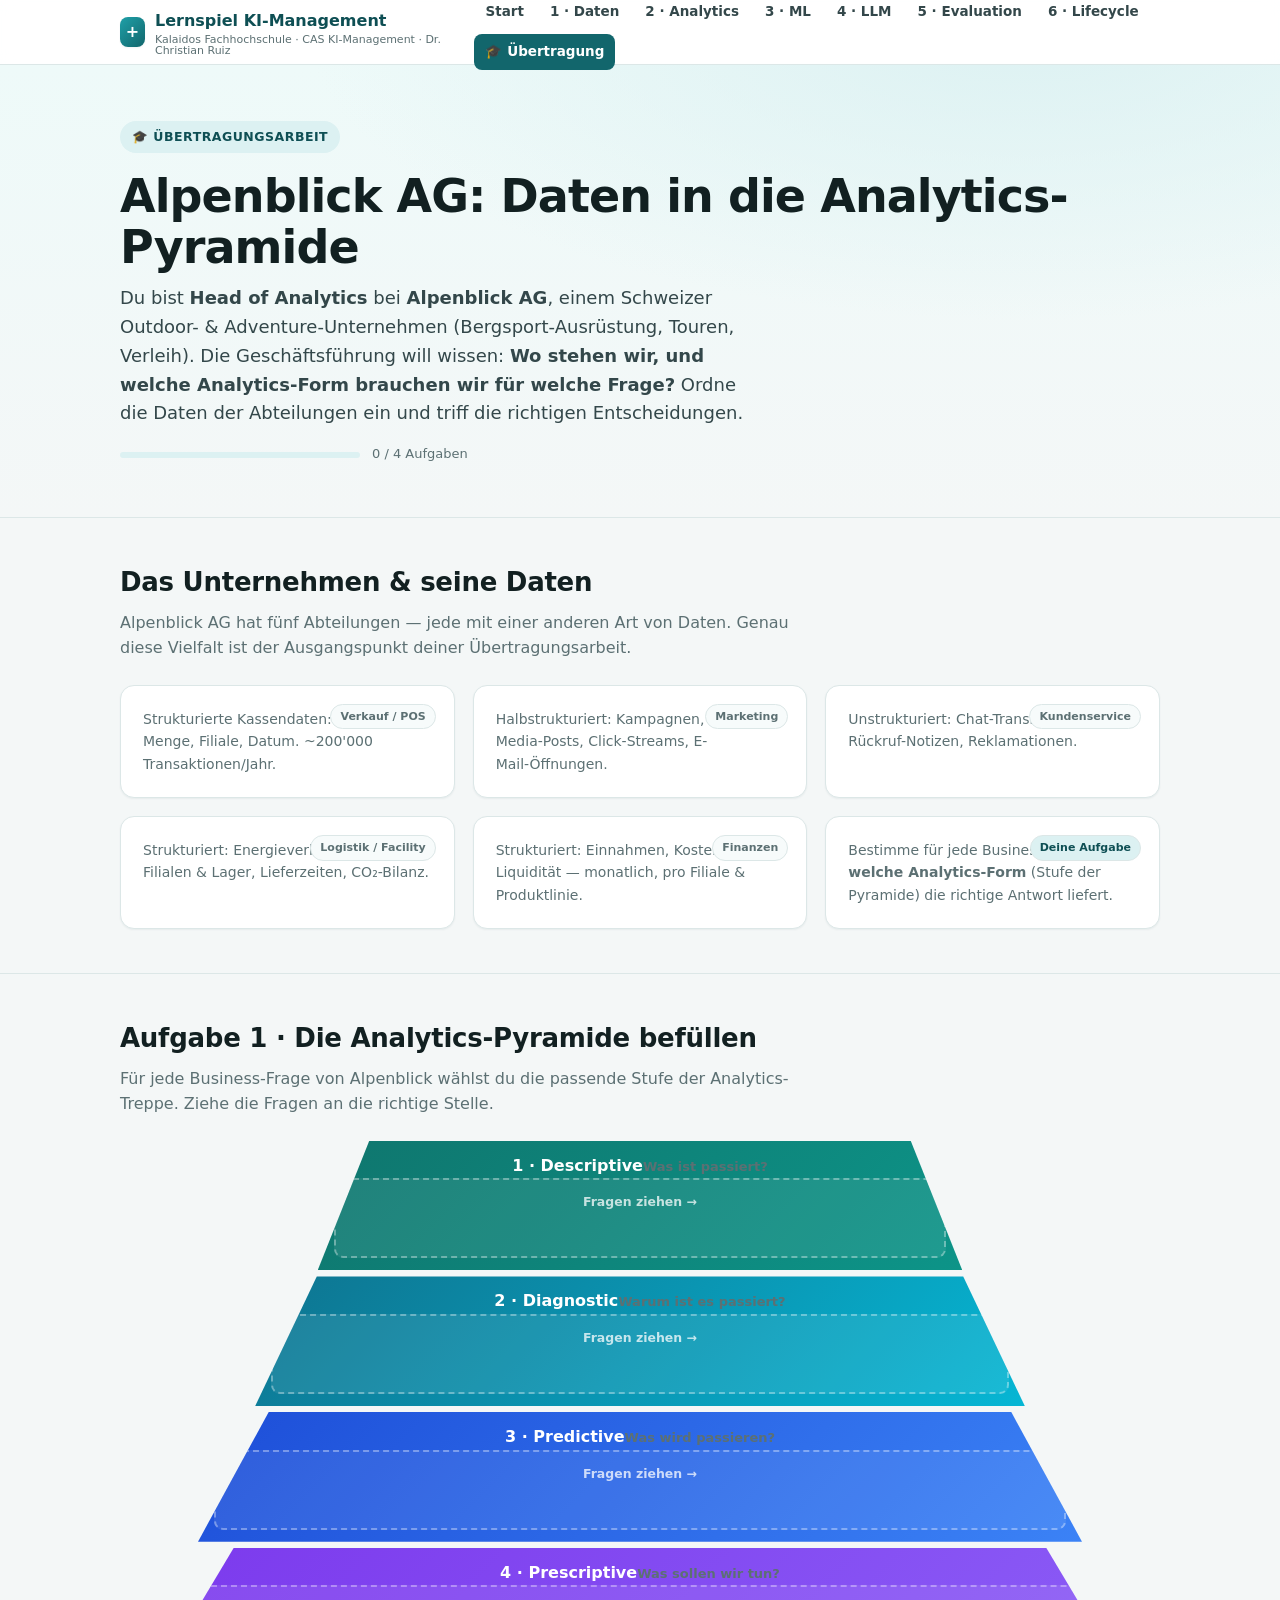
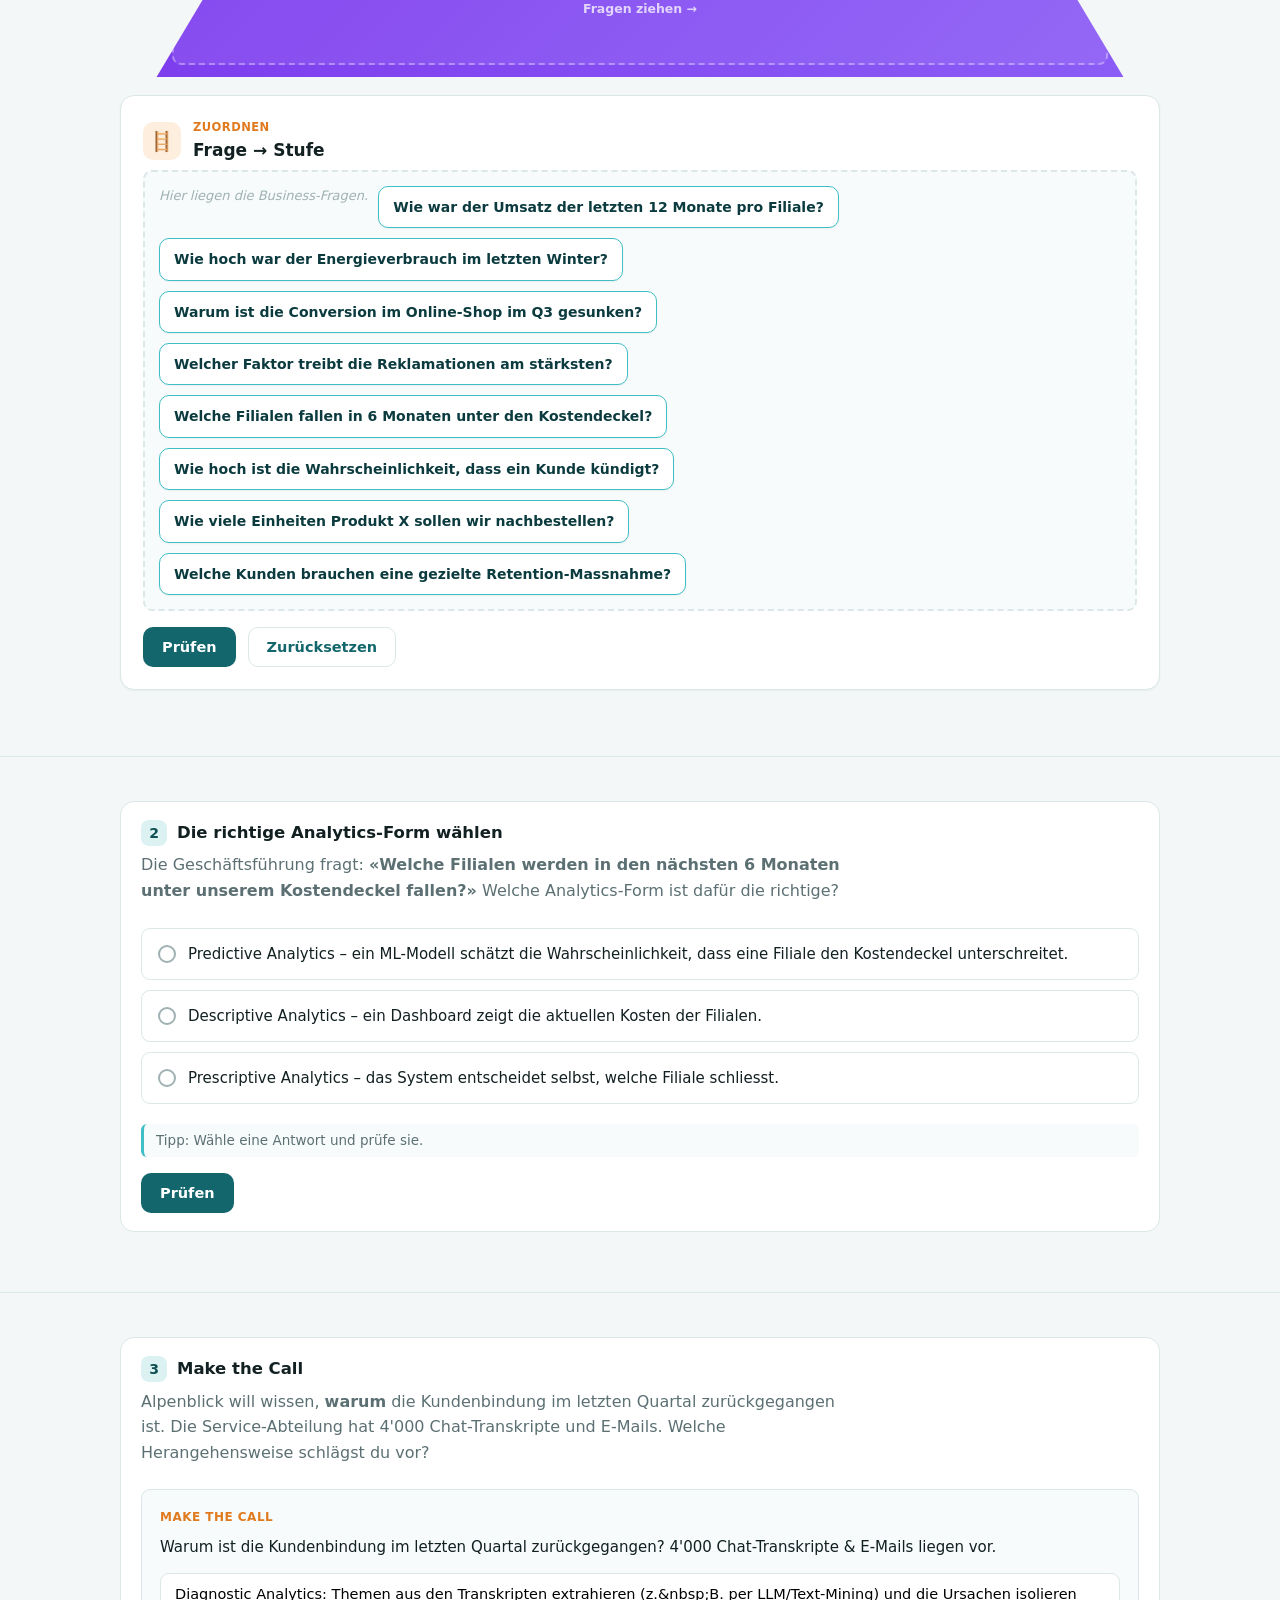
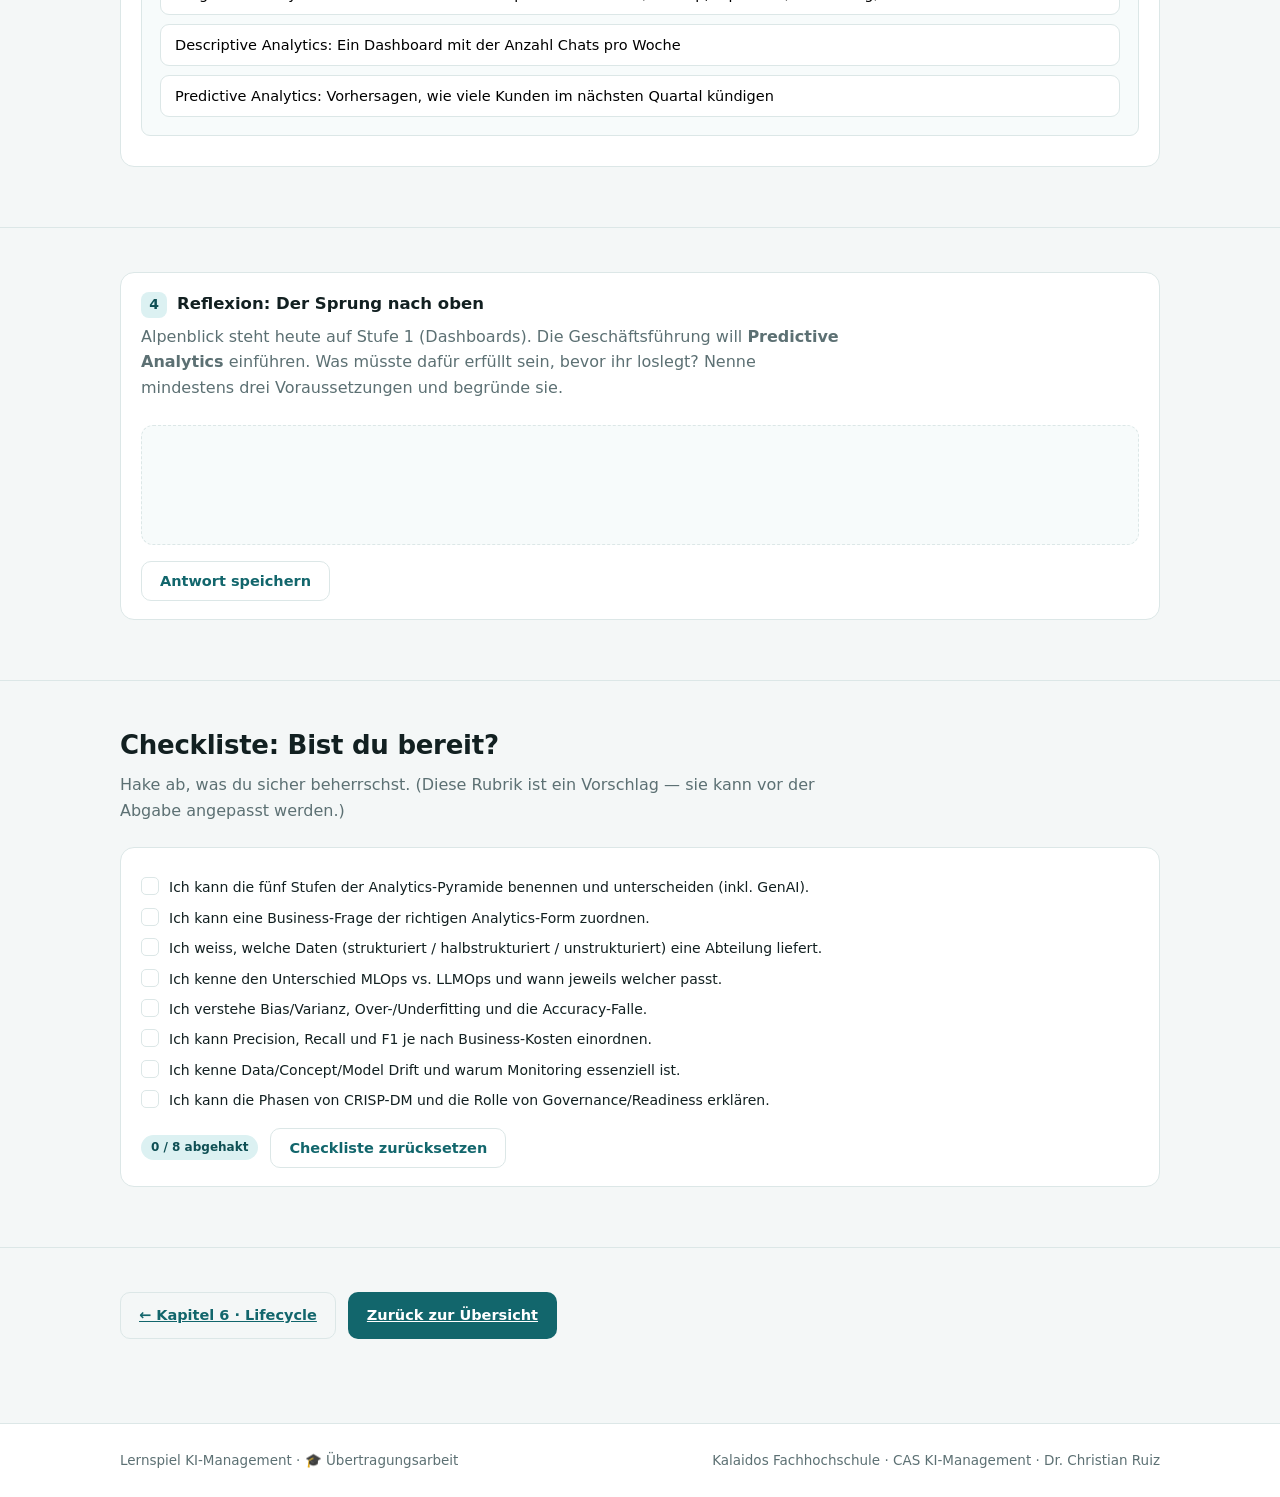
<file: game/uebertragungsarbeit.html>
<!DOCTYPE html>
<html lang="de">
<head>
<meta charset="UTF-8">
<meta name="viewport" content="width=device-width, initial-scale=1.0">
<title>Übertragungsarbeit — Lernspiel KI-Management</title>
<meta name="description" content="Übertragungsarbeit: Die Daten von Alpenblick AG in die Analytics-Pyramide einordnen und die passende Analytics-Form wählen.">
<link rel="stylesheet" href="style.css">
</head>
<body>

<header class="topbar">
  <div class="wrap">
    <a class="brand" href="index.html">
      <span class="logo">+</span>
      <span>Lernspiel KI-Management<small>Kalaidos Fachhochschule · CAS KI-Management · Dr. Christian Ruiz</small></span>
    </a>
    <nav class="nav">
      <a href="index.html">Start</a>
      <a href="kapitel1-daten.html">1 · Daten</a>
      <a href="kapitel2-analytics.html">2 · Analytics</a>
      <a href="kapitel3-ml.html">3 · ML</a>
      <a href="kapitel4-llm.html">4 · LLM</a>
      <a href="kapitel5-eval.html">5 · Evaluation</a>
      <a href="kapitel6-lifecycle.html">6 · Lifecycle</a>
      <a href="uebertragungsarbeit.html" class="active">🎓 Übertragung</a>
    </nav>
  </div>
</header>

<section class="hero">
  <div class="wrap">
    <span class="kicker">🎓 Übertragungsarbeit</span>
    <h1>Alpenblick AG: Daten in die Analytics-Pyramide</h1>
    <p class="lead">
      Du bist <b>Head of Analytics</b> bei <b>Alpenblick AG</b>, einem Schweizer Outdoor- &amp;
      Adventure-Unternehmen (Bergsport-Ausrüstung, Touren, Verleih). Die Geschäftsführung will wissen:
      <b>Wo stehen wir, und welche Analytics-Form brauchen wir für welche Frage?</b>
      Ordne die Daten der Abteilungen ein und triff die richtigen Entscheidungen.
    </p>
    <div class="row mt">
      <div class="progressbar" style="width:240px"><span data-progress="ua" data-total="4" style="width:0%"></span></div>
      <span class="small muted" data-progress-label="ua">0 / 4 Aufgaben</span>
    </div>
  </div>
</section>

<!-- DAS UNTERNEHMEN -->
<section class="section">
  <div class="wrap">
    <h2 class="sec">Das Unternehmen &amp; seine Daten</h2>
    <p class="sub">
      Alpenblick AG hat fünf Abteilungen — jede mit einer anderen Art von Daten. Genau diese
      Vielfalt ist der Ausgangspunkt deiner Übertragungsarbeit.
    </p>
    <div class="grid cols-3">
      <div class="card">
        <span class="tag">Verkauf / POS</span>
        <p class="small">Strukturierte Kassendaten: Artikel, Preis, Menge, Filiale, Datum. ~200'000 Transaktionen/Jahr.</p>
      </div>
      <div class="card">
        <span class="tag">Marketing</span>
        <p class="small">Halbstrukturiert: Kampagnen, Social-Media-Posts, Click-Streams, E-Mail-Öffnungen.</p>
      </div>
      <div class="card">
        <span class="tag">Kundenservice</span>
        <p class="small">Unstrukturiert: Chat-Transkripte, E-Mails, Rückruf-Notizen, Reklamationen.</p>
      </div>
      <div class="card">
        <span class="tag">Logistik / Facility</span>
        <p class="small">Strukturiert: Energieverbrauch der Filialen &amp; Lager, Lieferzeiten, CO₂-Bilanz.</p>
      </div>
      <div class="card">
        <span class="tag">Finanzen</span>
        <p class="small">Strukturiert: Einnahmen, Kosten, Marge, Liquidität — monatlich, pro Filiale &amp; Produktlinie.</p>
      </div>
      <div class="card">
        <span class="tag" style="background:var(--teal-100);color:var(--teal-800)">Deine Aufgabe</span>
        <p class="small">Bestimme für jede Business-Frage, <b>welche Analytics-Form</b> (Stufe der Pyramide) die richtige Antwort liefert.</p>
      </div>
    </div>
  </div>
</section>

<!-- AUFGABE 1: Daten → Analytics-Stufe -->
<section class="section">
  <div class="wrap">
    <h2 class="sec">Aufgabe 1 · Die Analytics-Pyramide befüllen</h2>
    <p class="sub">
      Für jede Business-Frage von Alpenblick wählst du die passende Stufe der Analytics-Treppe.
      Ziehe die Fragen an die richtige Stelle.
    </p>

    <div class="pyr-ladder">
      <div class="ladder-level lv1">
        <div class="pl-head"><b>1 · Descriptive</b><span class="muted small">Was ist passiert?</span></div>
        <div class="dz" id="ua-desc"><span class="dz-label">Fragen ziehen →</span><div class="dz-items"></div></div>
      </div>
      <div class="ladder-level lv2">
        <div class="pl-head"><b>2 · Diagnostic</b><span class="muted small">Warum ist es passiert?</span></div>
        <div class="dz" id="ua-diag"><span class="dz-label">Fragen ziehen →</span><div class="dz-items"></div></div>
      </div>
      <div class="ladder-level lv3">
        <div class="pl-head"><b>3 · Predictive</b><span class="muted small">Was wird passieren?</span></div>
        <div class="dz" id="ua-pred"><span class="dz-label">Fragen ziehen →</span><div class="dz-items"></div></div>
      </div>
      <div class="ladder-level lv4">
        <div class="pl-head"><b>4 · Prescriptive</b><span class="muted small">Was sollen wir tun?</span></div>
        <div class="dz" id="ua-presc"><span class="dz-label">Fragen ziehen →</span><div class="dz-items"></div></div>
      </div>
    </div>

    <div class="task mt">
      <div class="task-head">
        <div class="icon">🪜</div>
        <div><div class="type">Zuordnen</div><h3>Frage → Stufe</h3></div>
      </div>
      <div class="dnd-pool" id="ua-pool"><span class="hint">Hier liegen die Business-Fragen.</span></div>
      <div class="row">
        <button class="btn btn-primary" id="ua-check">Prüfen</button>
        <button class="btn btn-ghost" id="ua-reset">Zurücksetzen</button>
      </div>
      <div class="feedback" id="ua-fb"></div>
    </div>
  </div>
</section>

<!-- AUFGABE 2: MC -->
<section class="section">
  <div class="wrap">
    <div class="ws-item">
      <h3><span class="num">2</span>Die richtige Analytics-Form wählen</h3>
      <p class="sub">Die Geschäftsführung fragt: <b>«Welche Filialen werden in den nächsten 6 Monaten
      unter unserem Kostendeckel fallen?»</b> Welche Analytics-Form ist dafür die richtige?</p>
      <div id="mc-ua"></div>
      <div class="feedback"></div>
    </div>
  </div>
</section>

<!-- AUFGABE 3: Szenario -->
<section class="section">
  <div class="wrap">
    <div class="ws-item">
      <h3><span class="num">3</span>Make the Call</h3>
      <p class="sub">Alpenblick will wissen, <b>warum</b> die Kundenbindung im letzten Quartal
      zurückgegangen ist. Die Service-Abteilung hat 4'000 Chat-Transkripte und E-Mails.
      Welche Herangehensweise schlägst du vor?</p>
      <div id="sc-ua"></div>
    </div>
  </div>
</section>

<!-- AUFGABE 4: Reflexion / Writebox -->
<section class="section">
  <div class="wrap">
    <div class="ws-item">
      <h3><span class="num">4</span>Reflexion: Der Sprung nach oben</h3>
      <p class="sub">Alpenblick steht heute auf Stufe 1 (Dashboards). Die Geschäftsführung will
      <b>Predictive Analytics</b> einführen. Was müsste dafür erfüllt sein, bevor ihr loslegt?
      Nenne mindestens drei Voraussetzungen und begründe sie.</p>
      <div class="writebox" contenteditable="true" data-placeholder="Deine Antwort hier … (z.&nbsp;B. saubere &amp; vollständige Daten, klare Kennzahlen, passende Modelle, Rollen &amp; Governance …)"></div>
      <div class="row mt">
        <button class="btn btn-ghost" id="ua4-save">Antwort speichern</button>
        <span class="small muted" id="ua4-status"></span>
      </div>
      <div class="feedback" id="ua4-fb"></div>
    </div>
  </div>
</section>

<!-- CHECKLISTE / SELF-ASSESSMENT -->
<section class="section">
  <div class="wrap">
    <h2 class="sec">Checkliste: Bist du bereit?</h2>
    <p class="sub">
      Hake ab, was du sicher beherrschst. (Diese Rubrik ist ein Vorschlag — sie kann vor der
      Abgabe angepasst werden.)
    </p>
    <div class="ws-item">
      <ul class="checklist" id="ua-checklist">
        <li><span class="box"></span><span>Ich kann die fünf Stufen der Analytics-Pyramide benennen und unterscheiden (inkl. GenAI).</span></li>
        <li><span class="box"></span><span>Ich kann eine Business-Frage der richtigen Analytics-Form zuordnen.</span></li>
        <li><span class="box"></span><span>Ich weiss, welche Daten (strukturiert / halbstrukturiert / unstrukturiert) eine Abteilung liefert.</span></li>
        <li><span class="box"></span><span>Ich kenne den Unterschied MLOps vs. LLMOps und wann jeweils welcher passt.</span></li>
        <li><span class="box"></span><span>Ich verstehe Bias/Varianz, Over-/Underfitting und die Accuracy-Falle.</span></li>
        <li><span class="box"></span><span>Ich kann Precision, Recall und F1 je nach Business-Kosten einordnen.</span></li>
        <li><span class="box"></span><span>Ich kenne Data/Concept/Model Drift und warum Monitoring essenziell ist.</span></li>
        <li><span class="box"></span><span>Ich kann die Phasen von CRISP-DM und die Rolle von Governance/Readiness erklären.</span></li>
      </ul>
      <div class="row mt">
        <span class="pill teal" id="ua-cl-count">0 / 8 abgehakt</span>
        <button class="btn btn-ghost" id="ua-cl-reset">Checkliste zurücksetzen</button>
      </div>
    </div>
  </div>
</section>

<section class="section">
  <div class="wrap">
    <div class="row">
      <a class="btn btn-ghost" href="kapitel6-lifecycle.html">← Kapitel 6 · Lifecycle</a>
      <a class="btn btn-primary" href="index.html">Zurück zur Übersicht</a>
    </div>
  </div>
</section>

<footer class="footer">
  <div class="wrap">
    <span>Lernspiel KI-Management · 🎓 Übertragungsarbeit</span>
    <span>Kalaidos Fachhochschule · CAS KI-Management · Dr. Christian Ruiz</span>
  </div>
</footer>

<script src="app.js"></script>
<script>
(function(){
  /* Aufgabe 1: Analytics-Pyramide */
  const uaChips = [
    {id:"u1", text:"Wie war der Umsatz der letzten 12 Monate pro Filiale?", key:"desc"},
    {id:"u2", text:"Wie hoch war der Energieverbrauch im letzten Winter?", key:"desc"},
    {id:"u3", text:"Warum ist die Conversion im Online-Shop im Q3 gesunken?", key:"diag"},
    {id:"u4", text:"Welcher Faktor treibt die Reklamationen am stärksten?", key:"diag"},
    {id:"u5", text:"Welche Filialen fallen in 6 Monaten unter den Kostendeckel?", key:"pred"},
    {id:"u6", text:"Wie hoch ist die Wahrscheinlichkeit, dass ein Kunde kündigt?", key:"pred"},
    {id:"u7", text:"Wie viele Einheiten Produkt X sollen wir nachbestellen?", key:"presc"},
    {id:"u8", text:"Welche Kunden brauchen eine gezielte Retention-Massnahme?", key:"presc"}
  ];
  const uaZones = [
    {id:"ua-desc", key:"desc"}, {id:"ua-diag", key:"diag"},
    {id:"ua-pred", key:"pred"}, {id:"ua-presc", key:"presc"}
  ];
  const kit = KI.dragKit({ poolId:"ua-pool", chips:uaChips, zones:uaZones });
  document.getElementById("ua-check").addEventListener("click",()=>{
    const r = kit.check();
    if(!r.allPlaced){ KI.feedback(document.getElementById("ua-fb"),false,"Bitte zuerst alle Fragen ziehen. Du kannst jederzeit nachziehen."); return; }
    if(r.allCorrect){ KI.feedback(document.getElementById("ua-fb"),true,"Perfekt! Du ordnest jede Frage der richtigen Analytics-Stufe zu."); KI.Store.mark("ua","t1"); }
    else { KI.feedback(document.getElementById("ua-fb"),false,"Noch nicht alles richtig – die markierten Stufen sind falsch. Korrigiere und prüfe erneut."); }
  });
  document.getElementById("ua-reset").addEventListener("click",()=>{ kit.reset(); const f=document.getElementById("ua-fb"); f.className="feedback"; f.innerHTML=""; });

  /* Aufgabe 4: Writebox speichern */
  const wb = document.querySelector(".writebox");
  const KEY = "ua_answer_t4";
  try{ const saved = localStorage.getItem(KEY); if(saved) wb.textContent = saved; }catch(e){}
  document.getElementById("ua4-save").addEventListener("click",()=>{
    const txt = wb.textContent.trim();
    if(!txt){ KI.feedback(document.getElementById("ua4-fb"),false,"Bitte zuerst etwas schreiben."); return; }
    try{ localStorage.setItem(KEY, txt); }catch(e){}
    KI.feedback(document.getElementById("ua4-fb"),true,"Antwort gespeichert. Du kannst sie jederzeit weiter bearbeiten.");
    document.getElementById("ua4-status").textContent = "Gespeichert ✓";
    KI.Store.mark("ua","t4");
  });

  /* Checkliste */
  const cl = document.getElementById("ua-checklist");
  const items = [...cl.querySelectorAll("li")];
  const countEl = document.getElementById("ua-cl-count");
  const CLKEY = "ua_checklist";
  try{
    const saved = JSON.parse(localStorage.getItem(CLKEY)||"[]");
    items.forEach((li,i)=>{ if(saved.includes(i)) li.classList.add("done"); });
  }catch(e){}
  function updCount(){
    const done = items.filter(li=>li.classList.contains("done")).length;
    countEl.textContent = done + " / " + items.length + " abgehakt";
    if(done===items.length){ countEl.textContent += "  🎉"; }
  }
  items.forEach((li,i)=>{
    li.addEventListener("click",()=>{
      li.classList.toggle("done");
      const done = items.filter(x=>x.classList.contains("done")).map((_,j)=>j);
      try{ localStorage.setItem(CLKEY, JSON.stringify(done)); }catch(e){}
      updCount();
    });
  });
  document.getElementById("ua-cl-reset").addEventListener("click",()=>{
    items.forEach(li=>li.classList.remove("done"));
    try{ localStorage.setItem(CLKEY, JSON.stringify([])); }catch(e){}
    updCount();
  });
  updCount();
})();

/* Aufgabe 2: MC */
KI.initMC({
  containerId:"mc-ua", chapter:"ua", taskId:"t2",
  options:[
    {text:"Predictive Analytics – ein ML-Modell schätzt die Wahrscheinlichkeit, dass eine Filiale den Kostendeckel unterschreitet.", correct:true, reason:"Richtig. «In 6 Monaten unter dem Kostendeckel» ist eine Vorhersage über die Zukunft → Predictive. Das Modell lernt aus historischen Filialdaten (Umsatz, Kosten, Region, Saison)."},
    {text:"Descriptive Analytics – ein Dashboard zeigt die aktuellen Kosten der Filialen.", correct:false, reason:"Ein Dashboard zeigt nur, <b>was ist</b> (descriptive). Die Frage zielt auf die <b>Zukunft</b> (nächste 6 Monate) — dafür braucht es eine Vorhersage, also Predictive."},
    {text:"Prescriptive Analytics – das System entscheidet selbst, welche Filiale schliesst.", correct:false, reason:"Prescriptive gibt Handlungsempfehlungen. Aber die Frage ist erst mal eine <b>Vorhersage</b> (wer fällt unter den Deckel?). Erst danach könnte Prescriptive empfehlen, was zu tun ist."}
  ]
});

/* Aufgabe 3: Szenario */
KI.initScenario({
  containerId:"sc-ua", chapter:"ua", taskId:"t3",
  role:"Make the Call",
  prompt:"Warum ist die Kundenbindung im letzten Quartal zurückgegangen? 4'000 Chat-Transkripte &amp; E-Mails liegen vor.",
  options:[
    {text:"Diagnostic Analytics: Themen aus den Transkripten extrahieren (z.&nbsp;B. per LLM/Text-Mining) und die Ursachen isolieren", good:true,
     consequence:"Richtig. Die Frage ist «warum». Die unstrukturierten Texte werden nach wiederkehrenden Themen analysiert (Text-Mining/LLM), um die Ursachen der sinkenden Bindung zu finden — das ist Diagnostic."},
    {text:"Descriptive Analytics: Ein Dashboard mit der Anzahl Chats pro Woche", good:false,
     consequence:"Ein Dashboard zeigt nur, wie viele Chats es gab — nicht, <b>warum</b> die Bindung sinkt. Die eigentliche Frage bleibt unbeantwortet."},
    {text:"Predictive Analytics: Vorhersagen, wie viele Kunden im nächsten Quartal kündigen", good:false,
     consequence:"Das wäre nützlich, aber es beantwortet nicht die gestellte Frage («warum im letzten Quartal?»). Erst nach dem Verstanden der Ursachen (Diagnostic) macht eine Vorhersage Sinn."}
  ]
});
</script>
</body>
</html>
</file>
<file: game/style.css>
/* ============================================================
   Lernspiel KI-Management — Gemeinsames Design-System
   Eine Datei für alle Kapitel. Design-Tokens + Komponenten.
   ============================================================ */

:root{
  /* Kalaidos-Teal als Basis, mit warmen Akzenten */
  --teal-900:#0b3b3f;
  --teal-800:#0e4f54;
  --teal-700:#12666c;
  --teal-600:#17828a;
  --teal-500:#1fa0a8;
  --teal-400:#3fbec5;
  --teal-100:#dcf1f2;
  --teal-50:#eefaf9;

  --ink-900:#122021;
  --ink-700:#33474a;
  --ink-500:#5c7073;
  --ink-300:#9fb1b3;

  --orange-600:#e07a1f;
  --orange-500:#f08c2e;
  --orange-100:#fdeede;

  --green-600:#2f9e5f;
  --green-100:#e2f5ea;
  --red-600:#d64545;
  --red-100:#fbe4e4;
  --blue-600:#3b6fd4;
  --blue-100:#e4ecfb;

  --bg:#f4f7f7;
  --surface:#ffffff;
  --surface-2:#f7fbfb;
  --border:#dce7e7;
  --shadow-sm:0 1px 2px rgba(11,59,63,.06);
  --shadow:0 6px 20px rgba(11,59,63,.08);
  --shadow-lg:0 16px 40px rgba(11,59,63,.14);

  --radius:14px;
  --radius-sm:9px;
  --radius-lg:22px;

  --font: "Inter", "Segoe UI", system-ui, -apple-system, Roboto, Helvetica, Arial, sans-serif;
  --maxw: 1080px;
}

*{box-sizing:border-box}
html{scroll-behavior:smooth}
body{
  margin:0;
  font-family:var(--font);
  color:var(--ink-900);
  background:var(--bg);
  line-height:1.6;
  -webkit-font-smoothing:antialiased;
}

/* ---------- Layout ---------- */
.wrap{max-width:var(--maxw);margin:0 auto;padding:0 20px}
.section{padding:44px 0}
.section + .section{border-top:1px solid var(--border)}

/* ---------- Topbar / Navigation ---------- */
.topbar{
  position:sticky;top:0;z-index:50;
  background:rgba(255,255,255,.92);
  backdrop-filter:blur(8px);
  border-bottom:1px solid var(--border);
}
.topbar .wrap{display:flex;align-items:center;gap:16px;height:64px}
.brand{display:flex;align-items:center;gap:10px;font-weight:700;color:var(--teal-800);text-decoration:none}
.brand .logo{
  width:30px;height:30px;border-radius:8px;
  background:linear-gradient(135deg,var(--teal-500),var(--teal-700));
  display:grid;place-items:center;color:#fff;font-size:16px;font-weight:800;
  box-shadow:var(--shadow-sm);
}
.brand small{display:block;font-weight:500;color:var(--ink-500);font-size:11px;line-height:1}
.nav{display:flex;gap:4px;margin-left:auto;flex-wrap:wrap}
.nav a{
  text-decoration:none;color:var(--ink-700);font-size:13.5px;font-weight:600;
  padding:7px 11px;border-radius:8px;transition:.15s;
}
.nav a:hover{background:var(--teal-50);color:var(--teal-800)}
.nav a.active{background:var(--teal-700);color:#fff}

/* ---------- Progress bar ---------- */
.progressbar{height:6px;background:var(--teal-100);border-radius:99px;overflow:hidden}
.progressbar > span{display:block;height:100%;background:linear-gradient(90deg,var(--teal-500),var(--teal-700));transition:width .5s ease}

/* ---------- Hero ---------- */
.hero{
  background:radial-gradient(1200px 500px at 80% -10%, var(--teal-100), transparent 60%),
             linear-gradient(180deg,var(--teal-50),var(--bg));
  border-bottom:1px solid var(--border);
}
.hero .wrap{padding:56px 20px 52px}
.kicker{
  display:inline-flex;align-items:center;gap:8px;
  background:var(--teal-100);color:var(--teal-800);
  font-size:12.5px;font-weight:700;letter-spacing:.04em;text-transform:uppercase;
  padding:6px 12px;border-radius:99px;
}
.hero h1{font-size:clamp(30px,5vw,46px);line-height:1.1;margin:18px 0 12px;letter-spacing:-.02em}
.hero p.lead{font-size:18px;color:var(--ink-700);max-width:640px;margin:0}

/* ---------- Cards / Chapter grid ---------- */
.grid{display:grid;gap:18px}
.grid.cols-2{grid-template-columns:repeat(2,1fr)}
.grid.cols-3{grid-template-columns:repeat(3,1fr)}
@media(max-width:820px){.grid.cols-2,.grid.cols-3{grid-template-columns:1fr}}

.card{
  background:var(--surface);border:1px solid var(--border);border-radius:var(--radius);
  padding:22px;box-shadow:var(--shadow-sm);transition:.18s;position:relative;
}
.card:hover{box-shadow:var(--shadow);transform:translateY(-2px)}
.card .num{
  width:34px;height:34px;border-radius:9px;display:grid;place-items:center;
  background:var(--teal-100);color:var(--teal-800);font-weight:800;font-size:15px;margin-bottom:12px;
}
.card h3{margin:0 0 6px;font-size:17px;letter-spacing:-.01em}
.card p{margin:0;color:var(--ink-500);font-size:14px}
.card .src-note{margin-top:12px;padding-top:10px;border-top:1px solid var(--border);color:var(--ink-500);font-size:12px;line-height:1.5}
.card .src-note a{color:var(--teal-700);text-decoration:underline;text-underline-offset:2px}
.card .src-note a:hover{color:var(--teal-900)}
.card .tag{
  position:absolute;top:18px;right:18px;font-size:11px;font-weight:700;
  padding:3px 9px;border-radius:99px;background:var(--surface-2);color:var(--ink-500);
  border:1px solid var(--border);
}
.card a.cardlink{display:block;margin-top:14px;text-decoration:none;color:var(--teal-700);font-weight:700;font-size:14px}
.card a.cardlink:hover{color:var(--teal-900)}

/* ---------- Headings ---------- */
h2.sec{font-size:26px;letter-spacing:-.01em;margin:0 0 6px}
p.sub{color:var(--ink-500);margin:0 0 24px;max-width:700px}
h3.blk{font-size:19px;margin:0 0 4px}
p.blk-sub{color:var(--ink-500);margin:0 0 16px;font-size:14.5px}

/* ---------- Concept box (Erklärung) ---------- */
.concept{
  background:var(--surface);border:1px solid var(--border);border-left:4px solid var(--teal-500);
  border-radius:var(--radius);padding:20px 22px;margin:18px 0;box-shadow:var(--shadow-sm);
}
.concept h4{margin:0 0 8px;font-size:15px;color:var(--teal-800);text-transform:uppercase;letter-spacing:.03em}
.concept p{margin:0 0 8px;font-size:15px}
.concept p:last-child{margin-bottom:0}
.concept .drill{
  margin-top:12px;padding-top:12px;border-top:1px dashed var(--border);
  font-size:13.5px;color:var(--ink-500);
}
.concept .drill b{color:var(--teal-700)}

/* ---------- Task block ---------- */
.task{
  background:var(--surface);border:1px solid var(--border);border-radius:var(--radius);
  padding:22px;margin:22px 0;box-shadow:var(--shadow-sm);
}
.task-head{display:flex;align-items:center;gap:12px;margin-bottom:6px}
.task-head .icon{
  width:38px;height:38px;border-radius:10px;display:grid;place-items:center;font-size:19px;
  background:var(--orange-100);flex-shrink:0;
}
.task-head h3{margin:0;font-size:17px}
.task-head .type{font-size:11.5px;font-weight:700;color:var(--orange-600);text-transform:uppercase;letter-spacing:.04em}
.task .instr{color:var(--ink-500);font-size:14.5px;margin:8px 0 18px}

/* ---------- Drag & Drop ---------- */
.dnd-pool,.dnd-targets{display:flex;flex-wrap:wrap;gap:10px}
.dnd-pool{
  background:var(--surface-2);border:2px dashed var(--border);border-radius:var(--radius-sm);
  padding:14px;margin-bottom:16px;min-height:56px;
}
.dnd-pool .hint{color:var(--ink-300);font-size:13px;font-style:italic}
.chip{
  background:var(--surface);border:1.5px solid var(--teal-400);color:var(--teal-900);
  border-radius:10px;padding:9px 14px;font-size:14px;font-weight:600;cursor:grab;
  box-shadow:var(--shadow-sm);user-select:none;transition:.12s;touch-action:none;
}
.chip:active{cursor:grabbing}
.chip.dragging{opacity:.4;transform:scale(.98)}
.chip.placed{border-style:solid;background:var(--teal-50)}
.dropzone{
  border:2px dashed var(--border);border-radius:var(--radius-sm);padding:12px;min-height:64px;
  background:var(--surface);transition:.15s;position:relative;
}
.dropzone.over{border-color:var(--teal-500);background:var(--teal-50)}
.dropzone .dz-label{font-size:12.5px;font-weight:700;color:var(--ink-500);margin-bottom:8px}
.dropzone .dz-items{display:flex;flex-wrap:wrap;gap:8px;min-height:20px}
.dropzone.correct{border-color:var(--green-600);background:var(--green-100)}
.dropzone.wrong{border-color:var(--red-600);background:var(--red-100)}

/* ---------- dragKit Dropzonen (.dz) ---------- */
.dz{
  border:2px dashed var(--border);border-radius:var(--radius-sm);padding:12px 14px;min-height:70px;
  background:var(--surface);transition:.15s;position:relative;
}
.dz .dz-label{font-size:12.5px;font-weight:700;color:var(--ink-500);margin-bottom:8px;display:block}
.dz .dz-items{display:flex;flex-wrap:wrap;gap:8px;min-height:24px}
.dz.over{border-color:var(--teal-500);background:var(--teal-50);box-shadow:inset 0 0 0 2px var(--teal-400)}
.dz.correct{border-style:solid;border-color:var(--green-600);background:var(--green-100)}
.dz.wrong{border-style:solid;border-color:var(--red-600);background:var(--red-100)}
.dz .chip{cursor:grab}

/* ---------- Data-Explorer (Hands-on) ---------- */
.explorer{display:grid;grid-template-columns:1.1fr .9fr;gap:18px;align-items:start}
@media(max-width:820px){.explorer{grid-template-columns:1fr}}
.explorer .panel{background:var(--surface);border:1px solid var(--border);border-radius:var(--radius-sm);padding:16px;box-shadow:var(--shadow-sm)}
.explorer h4{margin:0 0 10px;font-size:14px;color:var(--teal-800);text-transform:uppercase;letter-spacing:.03em}
.cell-flag{background:var(--orange-100)!important;outline:2px solid var(--orange-500);outline-offset:-2px}
.cell-flagged{background:var(--red-100)!important;outline:2px solid var(--red-600);outline-offset:-2px}
.cell-fixed{background:var(--green-100)!important;outline:2px solid var(--green-600);outline-offset:-2px}
.explorer .datatable td.cell{cursor:pointer;transition:background .15s}
.explorer .datatable td.cell:hover{background:var(--teal-50)}
.gap-year{color:var(--ink-500);font-weight:700}
.gap-cell{background:#fff6e6!important;color:#a06a10;font-weight:700;font-size:13px;cursor:pointer;text-align:center!important;border-left:1px dashed #e6c98a;border-right:1px dashed #e6c98a}
.gap-cell:hover{background:#ffefcf!important}
.legend{display:flex;gap:14px;flex-wrap:wrap;font-size:12.5px;color:var(--ink-500);margin-top:12px}
.legend span{display:inline-flex;align-items:center;gap:6px}
.legend i{width:14px;height:14px;border-radius:4px;display:inline-block}
.lg-flag i{background:var(--orange-100);border:1px solid var(--orange-500)}
.lg-bad i{background:var(--red-100);border:1px solid var(--red-600)}
.lg-fix i{background:var(--green-100);border:1px solid var(--green-600)}
.findings{list-style:none;margin:0;padding:0;display:flex;flex-direction:column;gap:8px}
.findings li{display:flex;align-items:center;gap:10px;font-size:14px;padding:9px 12px;border-radius:8px;background:var(--surface-2);border:1px solid var(--border)}
.findings li .fi{width:24px;height:24px;border-radius:7px;display:grid;place-items:center;font-size:13px;flex-shrink:0;background:var(--teal-100)}
.findings li.done{background:var(--green-100);border-color:#b7e4c8}
.findings li.done .fi{background:var(--green-600);color:#fff}
.explore-hint{margin-top:12px;font-size:13.5px;color:var(--ink-700);background:var(--teal-50);border:1px solid var(--teal-100);border-radius:8px;padding:10px 12px}
.explore-hint b{color:var(--teal-800)}
.explore-hint.gap-hint{background:#fff6e6;border-color:#f2d9a3}
.explore-hint.gap-hint b{color:#a06a10}

/* ---------- Bericht (live aus den Daten) ---------- */
.report-grid{display:grid;grid-template-columns:repeat(3,1fr);gap:14px;margin:4px 0 6px}
@media(max-width:720px){.report-grid{grid-template-columns:1fr}}
.report-card{background:var(--surface);border:1px solid var(--border);border-radius:var(--radius-sm);padding:14px 16px;box-shadow:var(--shadow-sm);transition:border-color .3s,background .3s}
.report-card.dirty{border-color:#e7b6b6;background:#fdf6f6}
.report-card.clean{border-color:#b7e4c8;background:#f4fbf7}
.report-card .rc-name{font-size:12.5px;font-weight:700;color:var(--ink-500);text-transform:uppercase;letter-spacing:.03em;margin-bottom:10px}
.report-card .rc-row{display:flex;justify-content:space-between;align-items:baseline;font-size:14px;padding:3px 0;border-bottom:1px dashed var(--border)}
.report-card .rc-row:last-child{border-bottom:none}
.report-card .rc-row .rc-k{color:var(--ink-500)}
.report-card .rc-row .rc-v{font-weight:800;color:var(--ink-700);font-variant-numeric:tabular-nums}
.report-card.dirty .rc-v{color:#b23b3b}
.report-card.clean .rc-v{color:#1f7a4d}
.report-status{display:inline-flex;align-items:center;gap:6px;font-size:12px;font-weight:700;padding:3px 9px;border-radius:99px;margin-bottom:10px}
.report-status.dirty{background:var(--red-100);color:#b23b3b}
.report-status.clean{background:var(--green-100);color:#1f7a4d}

/* Prognose */
.forecast{margin-top:16px;background:var(--surface);border:1px solid var(--border);border-radius:var(--radius-sm);padding:16px;box-shadow:var(--shadow-sm);transition:border-color .3s,background .3s}
.forecast.dirty{border-color:#e7b6b6;background:#fdf6f6}
.forecast.clean{border-color:#b7e4c8;background:#f4fbf7}
.forecast .fc-head{display:flex;align-items:center;gap:10px;margin-bottom:12px;flex-wrap:wrap}
.forecast .fc-title{font-size:14px;font-weight:800;color:var(--teal-800)}
.forecast .fc-val{font-size:26px;font-weight:800;font-variant-numeric:tabular-nums}
.forecast .fc-val .unit{font-size:14px;font-weight:600;color:var(--ink-500);margin-left:4px}
.forecast .fc-trend{font-size:14px;font-weight:700;padding:4px 12px;border-radius:99px}
.forecast .fc-trend.up{background:var(--green-100);color:#1f7a4d}
.forecast .fc-trend.down{background:var(--red-100);color:#b23b3b}
.forecast .fc-note{font-size:13.5px;color:var(--ink-500);margin-top:10px;line-height:1.5}
.forecast .fc-line{height:56px;margin-top:12px;background:var(--surface-2);border-radius:8px;position:relative;overflow:hidden;border:1px solid var(--border)}
.forecast .fc-line .fc-bar{position:absolute;top:0;bottom:0;left:0;background:linear-gradient(90deg,var(--teal-400),var(--teal-600));transition:width .5s ease;opacity:.5}
.forecast.dirty .fc-bar{background:linear-gradient(90deg,#e08a8a,#c0563f)}
.forecast .fc-line .fc-mark{position:absolute;top:-4px;bottom:-4px;width:2px;background:var(--ink-500)}
.forecast .fc-line .fc-mark-lbl{position:absolute;bottom:2px;font-size:10px;color:var(--ink-500);transform:translateX(-50%)}

/* Decision locked */
.locked-note{background:var(--surface-2);border:1.5px dashed var(--border);border-radius:var(--radius-sm);padding:16px 18px;font-size:14.5px;color:var(--ink-500)}

/* ---------- Buttons ---------- */
.btn{
  display:inline-flex;align-items:center;gap:8px;cursor:pointer;
  font-family:inherit;font-size:14.5px;font-weight:700;
  border-radius:10px;padding:11px 18px;border:1.5px solid transparent;transition:.15s;
}
.btn-primary{background:var(--teal-700);color:#fff}
.btn-primary:hover{background:var(--teal-800)}
.btn-ghost{background:transparent;color:var(--teal-700);border-color:var(--border)}
.btn-ghost:hover{background:var(--teal-50);border-color:var(--teal-400)}
.btn:disabled{opacity:.5;cursor:not-allowed}

/* ---------- Feedback ---------- */
.feedback{
  margin-top:16px;padding:13px 16px;border-radius:var(--radius-sm);font-size:14.5px;font-weight:600;
  display:none;align-items:flex-start;gap:10px;
}
.feedback.show{display:flex}
.feedback.ok{background:var(--green-100);color:#1c6b41;border:1px solid #b7e4c8}
.feedback.no{background:var(--red-100);color:#a53030;border:1px solid #f0bcbc}
.feedback .fb-ico{font-size:17px;line-height:1.3}

/* ---------- Multiple choice ---------- */
.mc{display:flex;flex-direction:column;gap:10px}
.mc-opt{
  display:flex;align-items:center;gap:12px;padding:13px 16px;border:1.5px solid var(--border);
  border-radius:var(--radius-sm);cursor:pointer;background:var(--surface);transition:.12s;font-size:15px;
}
.mc-opt:hover{border-color:var(--teal-400);background:var(--teal-50)}
.mc-opt.selected{border-color:var(--teal-600);background:var(--teal-50)}
.mc-opt .radio{width:18px;height:18px;border-radius:50%;border:2px solid var(--ink-300);flex-shrink:0}
.mc-opt.selected .radio{border-color:var(--teal-600);background:var(--teal-600);box-shadow:inset 0 0 0 3px #fff}
.mc-opt.correct{border-color:var(--green-600);background:var(--green-100)}
.mc-opt.wrong{border-color:var(--red-600);background:var(--red-100)}
.mc-reason{
  margin-top:10px;font-size:13.5px;color:var(--ink-500);
  border-left:3px solid var(--teal-400);padding:6px 12px;background:var(--surface-2);border-radius:6px;
}

/* ---------- Data table (echte Daten, editierbar) ---------- */
.datatable{width:100%;border-collapse:collapse;font-size:13.5px;background:var(--surface);border-radius:var(--radius-sm);overflow:hidden;box-shadow:var(--shadow-sm)}
.datatable th,.datatable td{border:1px solid var(--border);padding:8px 10px;text-align:right}
.datatable th:first-child,.datatable td:first-child{text-align:left}
.datatable thead th{background:var(--teal-800);color:#fff;font-weight:700;position:sticky;top:0}
.datatable td.editable{cursor:text;background:var(--teal-50)}
.datatable td.editable:focus{outline:2px solid var(--teal-500);background:#fff}
.datatable td.changed{background:var(--orange-100)}
.table-wrap{overflow:auto;max-height:340px;border-radius:var(--radius-sm)}

/* ---------- Chart (einfach, CSS-basiert) ---------- */
.barchart{display:flex;align-items:flex-end;gap:10px;height:180px;padding:10px 4px 0}
.barchart .bar-col{flex:1;display:flex;flex-direction:column;align-items:center;gap:6px;height:100%;justify-content:flex-end}
.barchart .bar{width:100%;max-width:46px;background:linear-gradient(180deg,var(--teal-400),var(--teal-600));border-radius:6px 6px 0 0;transition:height .5s ease;min-height:2px}
.barchart .bar.hl{background:linear-gradient(180deg,var(--orange-500),var(--orange-600))}
.barchart .bar-val{font-size:11px;font-weight:700;color:var(--ink-700)}
.barchart .bar-lbl{font-size:11px;color:var(--ink-500);text-align:center}

/* ---------- Pyramid (DIKW) ---------- */
.pyramid{display:flex;flex-direction:column;align-items:center;gap:0;margin:20px 0}
.pyr-level{
  color:#fff;font-weight:700;text-align:center;padding:14px 10px;
  display:flex;flex-direction:column;align-items:stretch;justify-content:center;
  clip-path:polygon(12% 0,88% 0,100% 100%,0 100%);
  transition:.2s;
}
.pyr-level .pl-head{display:flex;align-items:center;gap:8px;justify-content:center;flex-wrap:wrap;margin-bottom:8px}
.pyr-level .pl-badge{font-size:10.5px;font-weight:800;letter-spacing:.06em;background:rgba(255,255,255,.18);padding:2px 8px;border-radius:20px}
.pyr-level .pl-name{font-size:15px}
.pyr-level .pl-q{font-size:11.5px;font-weight:500;opacity:.9}
.pyr-level .dz{width:100%;background:rgba(255,255,255,.08);border-color:rgba(255,255,255,.35)}
.pyr-level .dz .dz-label{color:rgba(255,255,255,.75)}
.pyr-level .dz .dz-items{justify-content:center}
.pyr-level .pl-drops{display:flex;flex-wrap:wrap;gap:6px;justify-content:center;margin-top:8px;min-height:8px}
.pyr-1{width:44%;background:linear-gradient(180deg,#e07a1f,#c9660f)}
.pyr-2{width:60%;background:linear-gradient(180deg,#1fa0a8,#17828a)}
.pyr-3{width:78%;background:linear-gradient(180deg,#12666c,#0e4f54)}
.pyr-4{width:96%;background:linear-gradient(180deg,#0b3b3f,#082b2e)}
.pyr-level.over{filter:brightness(1.12);outline:3px solid rgba(255,255,255,.6);outline-offset:-6px}
.pyr-level.correct{outline:3px solid #7ee2a8;outline-offset:-4px}
.pyr-level.wrong{outline:3px solid #ff9a9a;outline-offset:-4px}

/* ---------- Analytics-Maturity-Ladder (Kap 2) ---------- */
.pyr-ladder{display:flex;flex-direction:column;gap:6px;margin:18px 0}
.ladder-level{
  color:#fff;font-weight:700;text-align:center;padding:12px 16px;
  display:flex;flex-direction:column;align-items:stretch;justify-content:center;
  clip-path:polygon(8% 0,92% 0,100% 100%,0 100%);transition:.2s;
}
.ladder-level .ll-head{display:flex;align-items:center;gap:8px;justify-content:center;flex-wrap:wrap;margin-bottom:8px}
.ladder-level .pl-badge{font-size:10.5px;font-weight:800;letter-spacing:.06em;background:rgba(255,255,255,.18);padding:2px 8px;border-radius:20px}
.ladder-level .pl-name{font-size:15px}
.ladder-level .pl-q{font-size:11.5px;font-weight:500;opacity:.9}
.ladder-level .dz{width:100%;background:rgba(255,255,255,.08);border-color:rgba(255,255,255,.35)}
.ladder-level .dz .dz-label{color:rgba(255,255,255,.75)}
.ladder-level .dz .dz-items{justify-content:center}
.lv1{background:linear-gradient(135deg,#0f766e,#0d9488);width:62%;align-self:center}
.lv2{background:linear-gradient(135deg,#0e7490,#06b6d4);width:74%;align-self:center}
.lv3{background:linear-gradient(135deg,#1d4ed8,#3b82f6);width:85%;align-self:center}
.lv4{background:linear-gradient(135deg,#7c3aed,#8b5cf6);width:93%;align-self:center}
.lv5{background:linear-gradient(135deg,#be185d,#ec4899);width:100%}
.ladder-level.over{filter:brightness(1.12)}
.ladder-level.correct{outline:3px solid #7ee2a8;outline-offset:-4px}
.ladder-level.wrong{outline:3px solid #ff9a9a;outline-offset:-4px}

/* ---------- Scenario (Entscheidung) ---------- */
.scenario{background:var(--surface-2);border:1px solid var(--border);border-radius:var(--radius-sm);padding:18px;margin:12px 0}
.scenario .role{font-size:12px;font-weight:700;color:var(--orange-600);text-transform:uppercase;letter-spacing:.04em}
.scenario p{margin:8px 0;font-size:15px}
.scenario .options{display:flex;flex-direction:column;gap:9px;margin-top:14px}
.opt-btn{
  text-align:left;font-family:inherit;font-size:14.5px;cursor:pointer;
  border:1.5px solid var(--border);background:var(--surface);border-radius:var(--radius-sm);
  padding:12px 14px;transition:.12s;
}
.opt-btn:hover{border-color:var(--teal-400);background:var(--teal-50)}
.opt-btn.correct{border-color:var(--green-600);background:var(--green-100)}
.opt-btn.wrong{border-color:var(--red-600);background:var(--red-100)}
.consequence{
  margin-top:14px;padding:13px 15px;border-radius:var(--radius-sm);font-size:14.5px;display:none;
}
.consequence.show{display:block}
.consequence.good{background:var(--green-100);color:#1c6b41}
.consequence.bad{background:var(--red-100);color:#a53030}

/* ---------- Footer ---------- */
.footer{border-top:1px solid var(--border);background:var(--surface);margin-top:40px}
.footer .wrap{padding:26px 20px;display:flex;justify-content:space-between;align-items:center;gap:16px;flex-wrap:wrap;color:var(--ink-500);font-size:13.5px}

/* ---------- Utility ---------- */
.muted{color:var(--ink-500)}
.small{font-size:13px}
.mt{margin-top:16px}.mb{margin-bottom:16px}
.row{display:flex;gap:12px;align-items:center;flex-wrap:wrap}
.pill{display:inline-block;padding:3px 10px;border-radius:99px;font-size:12px;font-weight:700}
.pill.teal{background:var(--teal-100);color:var(--teal-800)}
.pill.orange{background:var(--orange-100);color:#b5641a}
.pill.green{background:var(--green-100);color:#1c6b41}
.pill.blue{background:var(--blue-100);color:#2b53a8}
hr.soft{border:none;border-top:1px solid var(--border);margin:28px 0}

/* ---------- Worksheet / Übertragungsarbeit ---------- */
.writebox{border:1.5px dashed var(--border);border-radius:12px;background:var(--surface-2,#f7fafb);min-height:120px;padding:14px 16px;font-size:14.5px;line-height:1.55;color:var(--ink-700)}
.writebox:focus-within{border-color:var(--teal-500);background:#fff}
.ws-item{border:1px solid var(--border);border-radius:14px;padding:18px 20px;background:var(--surface);margin-bottom:16px}
.ws-item h3{margin:0 0 6px;font-size:16.5px}
.ws-item .num{display:inline-flex;align-items:center;justify-content:center;width:26px;height:26px;border-radius:8px;background:var(--teal-100);color:var(--teal-800);font-weight:800;font-size:14px;margin-right:10px}
.checklist{list-style:none;margin:10px 0 0;padding:0;display:grid;gap:8px}
.checklist li{display:flex;gap:10px;align-items:flex-start;font-size:14px}
.checklist li .box{flex:none;width:18px;height:18px;border:1.5px solid var(--border);border-radius:5px;margin-top:1px}
.checklist li.done .box{background:var(--teal-500);border-color:var(--teal-500);position:relative}
.checklist li.done .box::after{content:"✓";position:absolute;inset:0;color:#fff;font-size:12px;font-weight:800;display:flex;align-items:center;justify-content:center}
.checklist li.done{color:var(--ink-500)}

/* ---------- «Begründe in einem Satz» (Reflexions-Input) ---------- */
.reasonwrap{background:var(--surface);border:1px solid var(--border);border-left:4px solid var(--orange-500);border-radius:var(--radius-sm);padding:16px 18px;margin:16px 0}
.reasonwrap .reason-q{font-weight:700;font-size:14.5px;color:var(--ink-900);margin-bottom:10px}
.reasonbox{width:100%;font-family:inherit;font-size:14.5px;line-height:1.55;border:1.5px dashed var(--border);border-radius:9px;padding:11px 13px;background:var(--surface-2);color:var(--ink-700);resize:vertical;min-height:60px}
.reasonbox:focus{outline:none;border-color:var(--orange-500);background:#fff}
.reason-note{font-size:12.5px;color:var(--ink-300);font-style:italic;margin-top:8px}
.reason-done{margin-top:10px;font-size:13.5px;font-weight:700;color:#1c6b41}

/* ---------- Lernziele + Selbstcheck ---------- */
.objectives{background:var(--surface);border:1px solid var(--border);border-radius:var(--radius);padding:20px 22px;margin:18px 0;box-shadow:var(--shadow-sm)}
.objectives .obj-head{font-size:15px;font-weight:800;color:var(--teal-800);text-transform:uppercase;letter-spacing:.03em;margin-bottom:12px}
.objectives .obj-list{list-style:none;margin:0 0 6px;padding:0;display:grid;gap:9px}
.objectives .obj-list li{position:relative;padding-left:26px;font-size:14.5px;color:var(--ink-700)}
.objectives .obj-list li::before{content:"✓";position:absolute;left:0;top:0;width:18px;height:18px;border-radius:50%;background:var(--teal-100);color:var(--teal-800);font-size:11px;font-weight:800;display:grid;place-items:center}
.objectives .obj-self{font-size:13px;font-weight:700;color:var(--orange-600);text-transform:uppercase;letter-spacing:.04em;margin:16px 0 8px}
.objectives .obj-check{list-style:none;margin:0;padding:0;display:grid;gap:7px}
.objectives .obj-check li{display:flex;align-items:center;gap:10px;font-size:14px;cursor:pointer;padding:6px 8px;border-radius:8px;transition:.12s}
.objectives .obj-check li:hover{background:var(--teal-50)}
.objectives .obj-check li .obox{flex:none;width:18px;height:18px;border:1.5px solid var(--border);border-radius:5px}
.objectives .obj-check li.done{color:var(--ink-500)}
.objectives .obj-check li.done .obox{background:var(--teal-500);border-color:var(--teal-500);position:relative}
.objectives .obj-check li.done .obox::after{content:"✓";position:absolute;inset:0;color:#fff;font-size:12px;font-weight:800;display:flex;align-items:center;justify-content:center}

/* ---------- Datenqualität-Badges (echte Daten) ---------- */
.dq-badge{display:inline-flex;align-items:center;gap:6px;font-size:12.5px;font-weight:700;padding:5px 11px;border-radius:99px;border:1px solid var(--border);background:var(--surface-2);color:var(--ink-700)}
.dq-badge i{width:9px;height:9px;border-radius:50%;display:inline-block}
.dq-badge.ok i{background:var(--green-600)}
.dq-badge.warn i{background:var(--orange-500)}
.dq-badge.bad i{background:var(--red-600)}
.datatag{font-size:12px;color:var(--ink-500);font-weight:600;background:var(--teal-50);border:1px solid var(--teal-100);padding:4px 10px;border-radius:99px;display:inline-flex;align-items:center;gap:6px}
</file>
